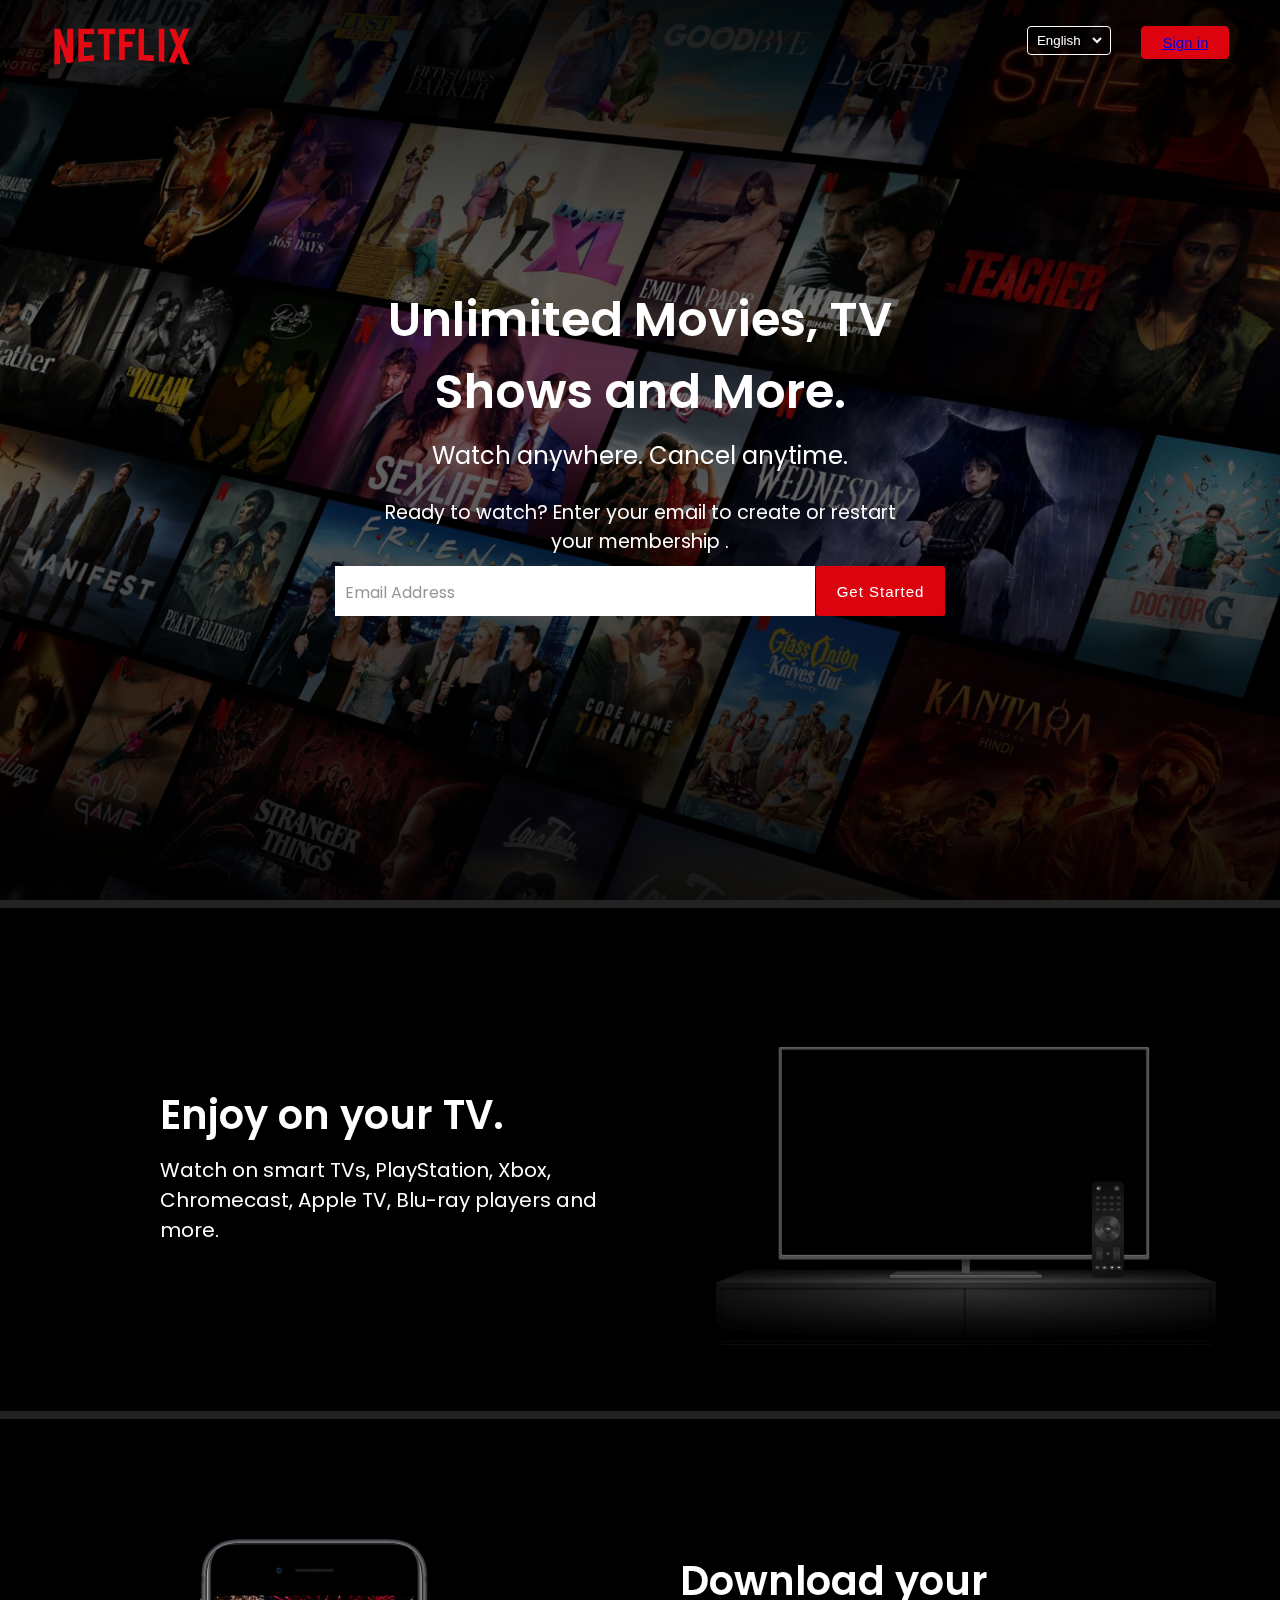
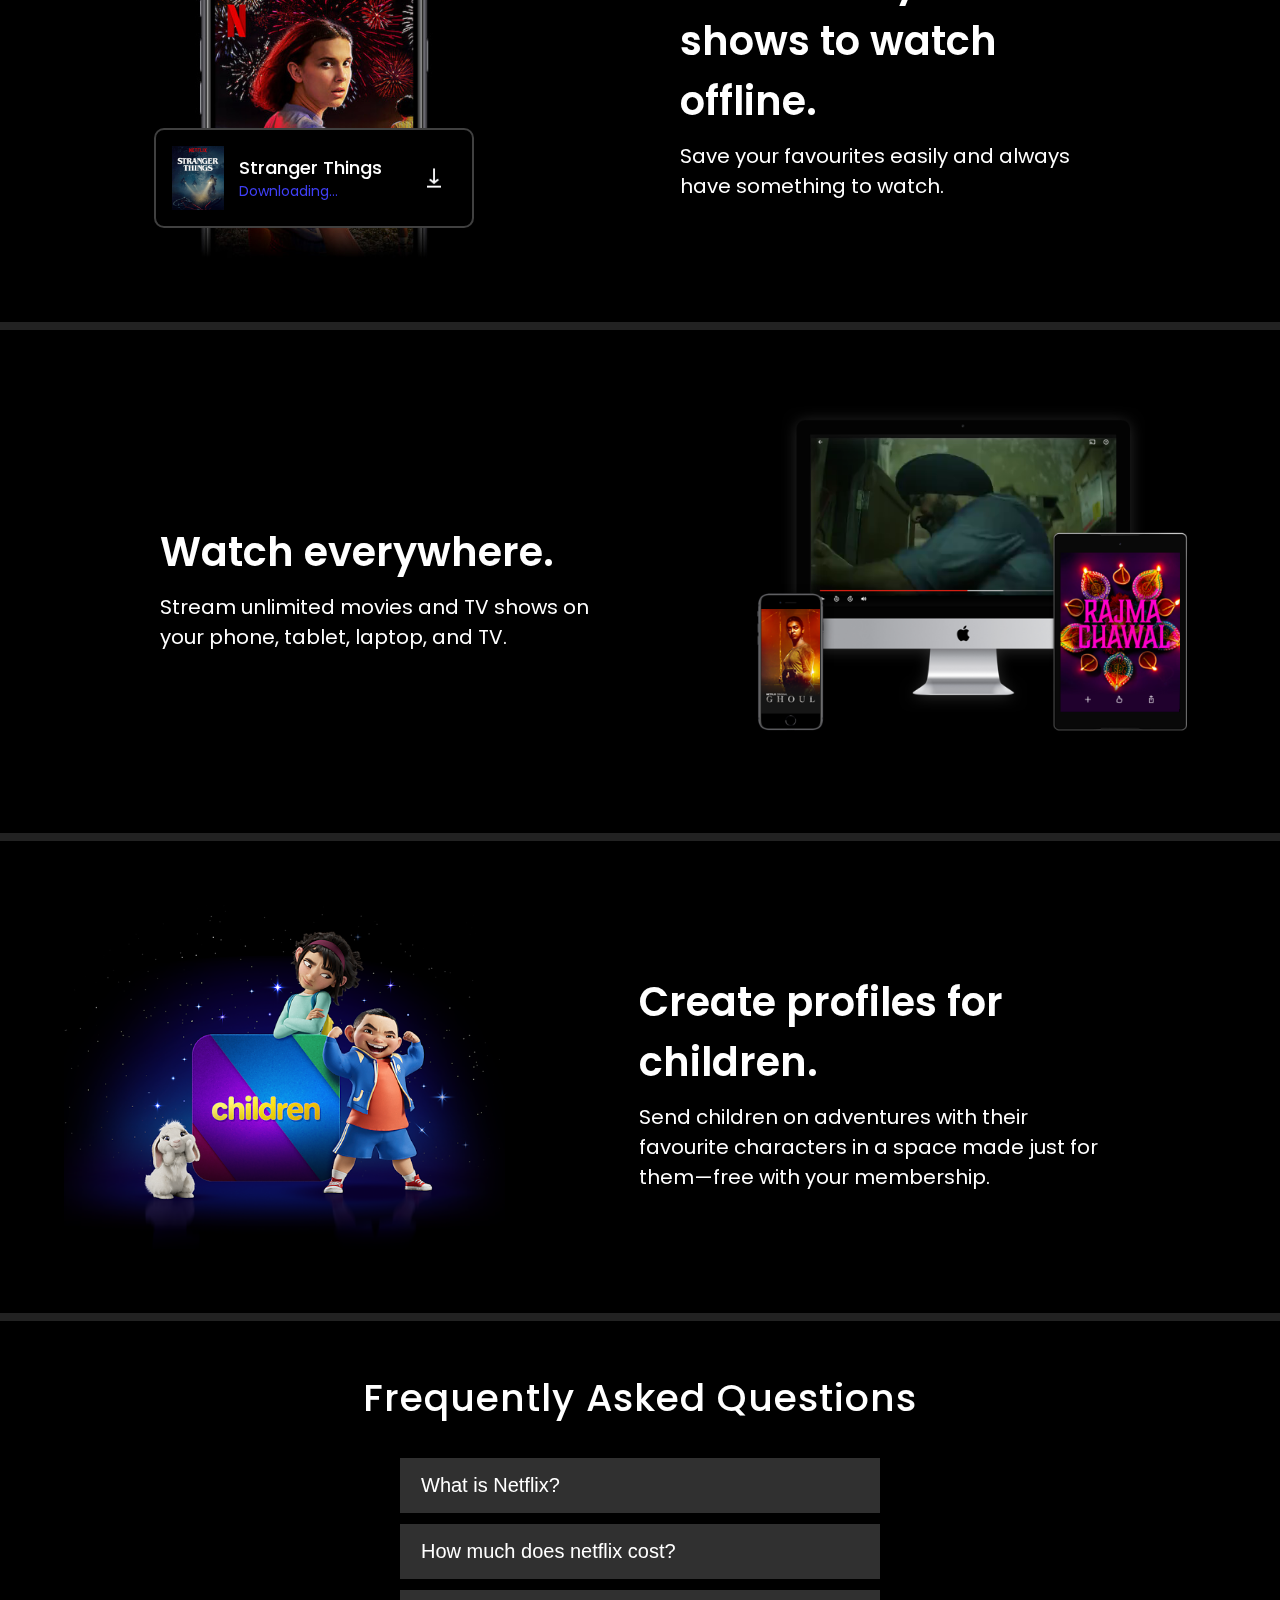
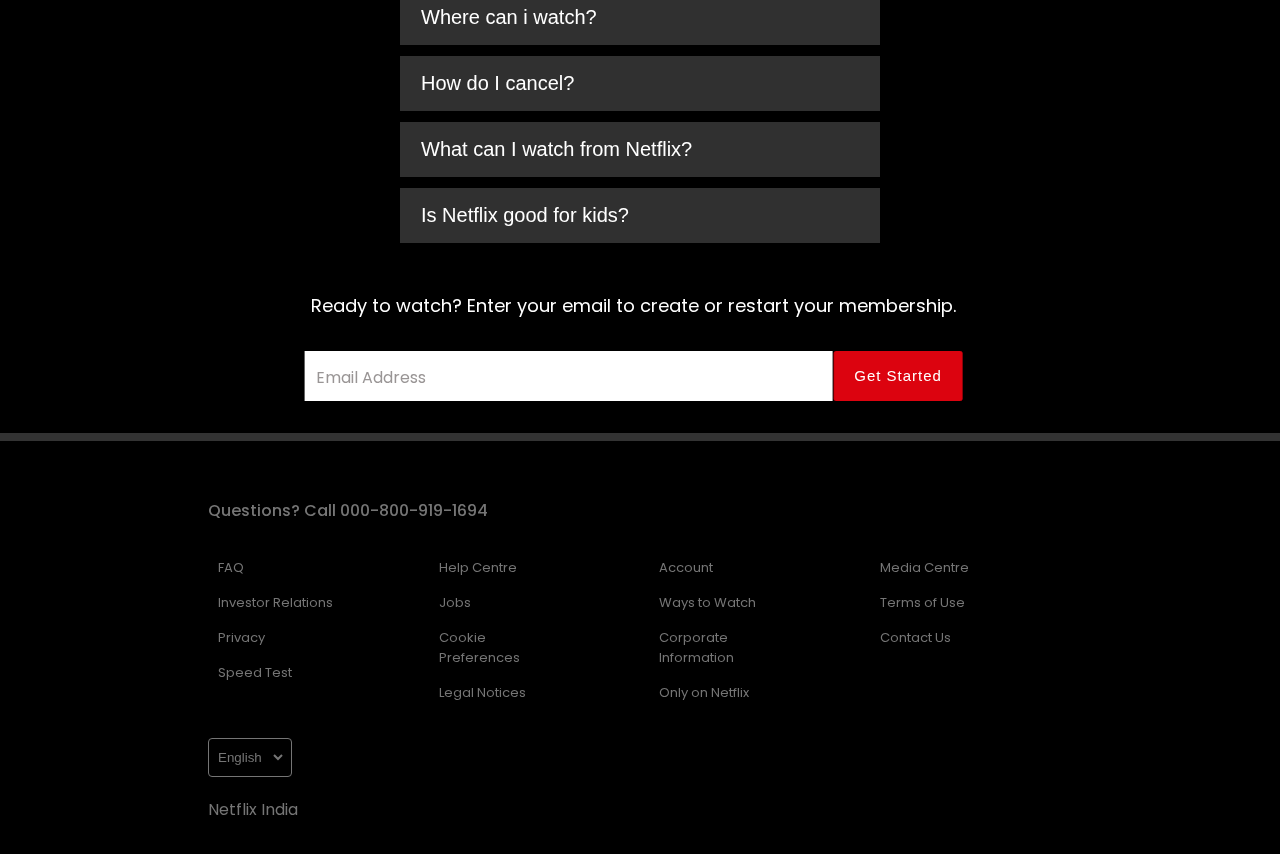
<file: index.html>
<html>
  <head>
    <meta name="description" content="Netflix Landing Page Clone" />
    <meta name="viewport" content="width=device-width, initial-scale=1.0" />
    <meta name="google-site-verification" content="0gJfdWRVTYbKtD_OGfrq6IZ-yIbpLIs_vlwy5RMo_yM" />

    <!--------------------------  Stylesheets  ----------------------------->

    <link rel="stylesheet" href="src/styles.css" />
    <link
      rel="stylesheet"
      href="https://pro.fontawesome.com/releases/v5.10.0/css/all.css"
      integrity="sha384-AYmEC3Yw5cVb3ZcuHtOA93w35dYTsvhLPVnYs9eStHfGJvOvKxVfELGroGkvsg+p"
      crossorigin="anonymous"
    />
    <link rel="preconnect" href="https://fonts.googleapis.com" />
    <link rel="preconnect" href="https://fonts.gstatic.com" crossorigin />
    <link
      href="https://fonts.googleapis.com/css2?family=Poppins:ital,wght@0,100;0,200;0,300;0,400;0,500;0,600;0,700;0,800;0,900;1,100;1,200;1,300;1,400;1,500;1,600;1,700;1,800;1,900&display=swap"
      rel="stylesheet"
    />
    <title>Netflix India - Watch TV Shows Online, Watch Movies Online</title>
    <link
      rel="icon"
      href="http://pngimg.com/uploads/netflix/small/netflix_PNG15.png"
    />
  </head>
  <body>
    <!--------------------------  ----------------------------->

    <!-------------------------- Navbar ----------------------------->
    <header>
      <nav class="navbar">
        <div class="navbar-brand">
          <img
            src="resources/netflix-logo.png"
            alt="logo"
            class="Netflix-logo"
            href="home.html"
          />
        </div>

        <div class="navbar-nav-items">
          <div class="nav-item">
            <div class="dropdown-container">
              <i class="fas fa-globe"></i>
              <select
                name="languages"
                id="languagesSelect"
                class="language-dropdown"
              >
                <option value="english" selected>English &nbsp;</option>
                <option value="hindi">हिन्दी &nbsp;</option>
              </select>
            </div>
          </div>

          <div class="nav-item">
            <button class="signin-button"><a href="log.html">Sign in</a></button>
          </div>
        </div>
      </nav>
    </header>

    <!-------------------------- Header Netflix background  ----------------------------->
    <main>
      <section class="netflix-bg">
        <div class="netflix-bg-container">
          <img
            src="resources/netflix-bg.jpg"
            alt="netflix background image"
            class="netflix-bg-image"
          />
        </div>
        <div class="netflix-bg-overlay"></div>

        <div class="netflix-card">
          <h1 class="netflix-title">
            Unlimited Movies, TV<br />
            Shows and More.
          </h1>
          <p class="netflix-subtitle">Watch anywhere. Cancel anytime.</p>
          <p class="netflix-description">
            Ready to watch? Enter your email to create or restart your
            membership .
          </p>

          <!-------------------------- Email-Form ----------------------------->

          <div class="email-form-container">
            <div class="form-container">
              <input type="email" class="email-input" placeholder=" " />
              <label class="email-label">Email Address</label>
            </div>
            <button class="primary-button">
              Get Started <i class="fal fa-chevron-right"></i>
            </button>
          </div>
        </div>
      </section>

      <!-------------------------- Feature Sections  ----------------------------->

      <section class="features-container">
        <!-- Feature 1 -->
        <div class="feature">
          <div class="feature-details">
            <h3 class="feature-heading">Enjoy on your TV.</h3>
            <h5 class="feature-sub-heading">
              Watch on smart TVs, PlayStation, Xbox, Chromecast, Apple TV,
              Blu-ray players and more.
            </h5>
          </div>
          <div class="feature-image-container">
            <img
              src="resources/tv-1.png"
              alt="Feature image"
              class="feature-image"
            />
            <div class="feature-bg-video-container">
              <video autoplay="" loop="" muted="" class="feature-bg-video">
                <source src="resources/video-1.m4v" type="video/mp4" />
              </video>
            </div>
          </div>
        </div>

        <!-- Feature 2 -->
        <div class="feature">
          <div class="feature-details">
            <h3 class="feature-heading">
              Download your shows to watch offline.
            </h3>
            <h5 class="feature-sub-heading">
              Save your favourites easily and always have something to watch.
            </h5>
          </div>
          <div class="feature-image-container">
            <img
              src="resources/mobile.jpg"
              alt="Feature image"
              class="feature-image"
            />
            <div class="feature-2-poster-container">
              <div class="poster-container">
                <img src="resources/boxshot.png" alt="poster" class="poster" />
              </div>
              <div class="poster-details">
                <h4>Stranger Things</h4>
                <h6>Downloading...</h6>
              </div>
              <div class="download-gif-container">
                <img
                  src="resources/download-icon.gif"
                  alt="downloading gif"
                  class="gif"
                />
              </div>
            </div>
          </div>
        </div>

        <!-- Feature 3 -->
        <div class="feature">
          <div class="feature-details">
            <h3 class="feature-heading">Watch everywhere.</h3>
            <h5 class="feature-sub-heading">
              Stream unlimited movies and TV shows on your phone, tablet,
              laptop, and TV.
            </h5>
          </div>
          <div class="feature-image-container feature-3-image-container">
            <img
              src="resources/tv-2.png"
              alt="Feature image"
              class="feature-image feature-3-image"
            />
            <div
              class="feature-bg-video-container feature-3-bg-video-container"
            >
              <video
                autoplay=""
                loop=""
                muted=""
                class="feature-bg-video feature-3-bg-video"
              >
                <source src="resources/video-2.m4v" type="video/mp4" />
              </video>
            </div>
          </div>
        </div>

        <!-- Feature 4 -->
        <div class="feature">
          <div class="feature-details">
            <h3 class="feature-heading">Create profiles for children.</h3>
            <h5 class="feature-sub-heading">
              Send children on adventures with their favourite characters in a
              space made just for them—free with your membership.
            </h5>
          </div>
          <div class="feature-image-container">
            <img
              src="resources/children.png"
              alt="Feature image"
              class="feature-image"
            />
          </div>
        </div>
      </section>

      <!-------------------------- FAQ Section ----------------------------->

      <section class="FAQ-list-container">
        <h1 class="FAQ-heading">Frequently Asked Questions</h1>
        <div class="FAQ-list">
          <div class="FAQ-question">
            <button class="FAQ-title">
              What is Netflix?<i class="fal fa-plus"></i>
            </button>
            <div class="FAQ-answer">
              <p>
                Netflix is a streaming service that offers a wide variety of
                award-winning TV shows, movies, anime, documentaries and more –
                on thousands of internet-connected devices.
              </p>
              <p>
                You can watch as much as you want, whenever you want, without a
                single ad – all for one low monthly price. There's always
                something new to discover, and new TV shows and movies are added
                every week!
              </p>
            </div>
          </div>
          <div class="FAQ-question">
            <button class="FAQ-title">
              How much does netflix cost?<i class="fal fa-plus"></i>
            </button>
            <div class="FAQ-answer">
              <p>
                Watch Netflix on your smartphone, tablet, Smart TV, laptop, or
                streaming device, all for one fixed monthly fee. Plans range
                from ₹ 199 to ₹ 799 a month. No extra costs, no contracts.
              </p>
            </div>
          </div>
          <div class="FAQ-question">
            <button class="FAQ-title">
              Where can i watch?<i class="fal fa-plus"></i>
            </button>
            <div class="FAQ-answer">
              <p>
                Watch anywhere, anytime, on an unlimited number of devices. Sign
                in with your Netflix account to watch instantly on the web at
                netflix.com from your personal computer or on any
                internet-connected device that offers the Netflix app, including
                smart TVs, smartphones, tablets, streaming media players and
                game consoles.
              </p>
              <p>
                You can also download your favourite shows with the iOS,
                Android, or Windows 10 app. Use downloads to watch while you're
                on the go and without an internet connection. Take Netflix with
                you anywhere.
              </p>
            </div>
          </div>
          <div class="FAQ-question">
            <button class="FAQ-title">
              How do I cancel?<i class="fal fa-plus"></i>
            </button>
            <div class="FAQ-answer">
              <p>
                Netflix is flexible. There are no annoying contracts and no
                commitments. You can easily cancel your account online in two
                clicks. There are no cancellation fees – start or stop your
                account anytime.
              </p>
            </div>
          </div>
          <div class="FAQ-question">
            <button class="FAQ-title">
              What can I watch from Netflix?<i class="fal fa-plus"></i>
            </button>
            <div class="FAQ-answer">
              <p>
                Netflix has an extensive library of feature films,
                documentaries, TV shows, anime, award-winning Netflix originals,
                and more. Watch as much as you want, anytime you want.
              </p>
            </div>
          </div>
          <div class="FAQ-question">
            <button class="FAQ-title">
              Is Netflix good for kids?<i class="fal fa-plus"></i>
            </button>
            <div class="FAQ-answer">
              <p>
                The Netflix Kids experience is included in your membership to
                give parents control while kids enjoy family-friendly TV shows
                and films in their own space.
              </p>
              <p>
                Kids profiles come with PIN-protected parental controls that let
                you restrict the maturity rating of content kids can watch and
                block specific titles you don’t want kids to see.
              </p>
            </div>
          </div>
        </div>
        <div class="FAQ-email">
          <h3>
            Ready to watch? Enter your email to create or restart your
            membership.
          </h3>
          <div class="email-form-container">
            <div class="form-container">
              <input type="email" class="email-input" placeholder=" " />
              <label class="email-label">Email Address</label>
            </div>
            <button class="primary-button">
              Get Started <i class="fal fa-chevron-right"></i>
            </button>
          </div>
        </div>
      </section>
    </main>

    <!-------------------------- Footer ----------------------------->

    <footer>
      <div class="footer-row-1">
        <h4>Questions? Call 000-800-919-1694</h4>
      </div>
      <div class="footer-row-2">
        <div class="column-1">
          <p>FAQ</p>
          <p>Investor Relations</p>
          <p>Privacy</p>
          <p>Speed Test</p>
        </div>
        <div class="column-2">
          <p>Help Centre</p>
          <p>Jobs</p>
          <p>Cookie Preferences</p>
          <p>Legal Notices</p>
        </div>
        <div class="column-3">
          <p>Account</p>
          <p>Ways to Watch</p>
          <p>Corporate Information</p>
          <p>Only on Netflix</p>
        </div>
        <div class="column-4">
          <p>Media Centre</p>
          <p>Terms of Use</p>
          <p>Contact Us</p>
        </div>
      </div>
      <div class="footer-row-3">
        <div class="dropdown-container">
          <i class="fas fa-globe"></i>
          <select
            name="languages"
            id="languagesSelect"
            class="language-dropdown"
          >
            <option value="english" selected>English &nbsp;</option>
            <option value="hindi">हिन्दी &nbsp;</option>
          </select>
        </div>
      </div>
      <div class="footer-row-4">
        <p>Netflix India</p>
      </div>
    </footer>

    <script src="src/index.js"></script>
  </body>
</html>
</file>
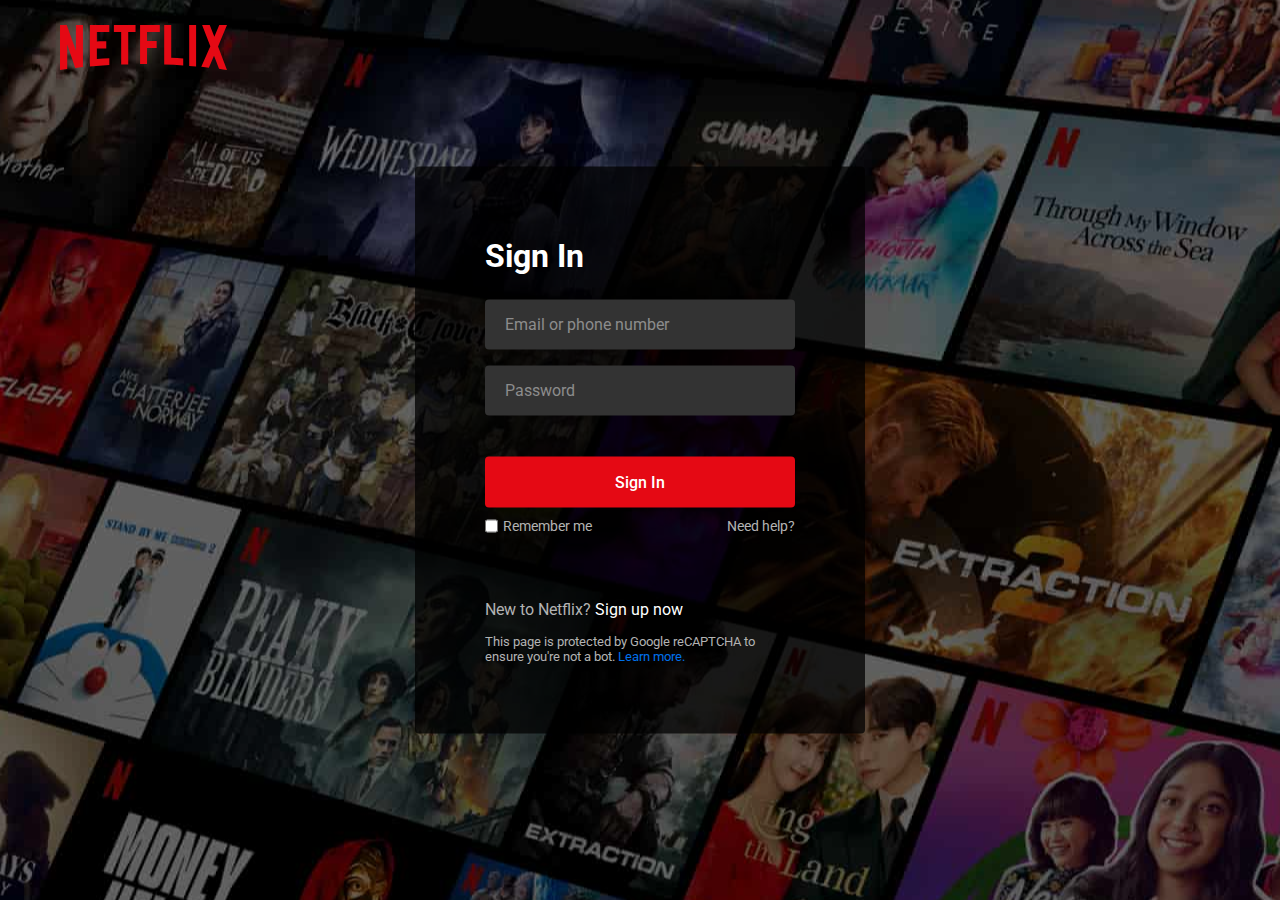
<file: log.html>
<!DOCTYPE html>
<!-- Coding By CodingNepal - www.codingnepalweb.com -->
<html lang="en">
<head>
    <meta charset="UTF-8">
    <meta name="viewport" content="width=device-width, initial-scale=1.0">
    <title>Login to Netflix</title>
    <link
      rel="icon"
      href="http://pngimg.com/uploads/netflix/small/netflix_PNG15.png"
    />
    <link rel="stylesheet" href="style.css">
</head>
<body>
    <nav>
        <a href="home.html"><img src="images/logo.svg" alt="logo"></a>
    </nav>
    <div class="form-wrapper">
        <h2>Sign In</h2>
        <form action="pro.html">
            <div class="form-control">
                <input type="text" required>
                <label>Email or phone number</label>
            </div>
            <div class="form-control">
                <input type="password" required>
                <label>Password</label>
            </div>
            <button type="submit" href="pro.html">Sign In</button>
            <div class="form-help"> 
                <div class="remember-me">
                    <input type="checkbox" id="remember-me">
                    <label for="remember-me">Remember me</label>
                </div>
                <a href="#">Need help?</a>
            </div>
        </form>
        <p>New to Netflix? <a href="#">Sign up now</a></p>
        <small>
            This page is protected by Google reCAPTCHA to ensure you're not a bot. 
            <a href="#">Learn more.</a>
        </small>
    </div>
</body>
</html>
</file>
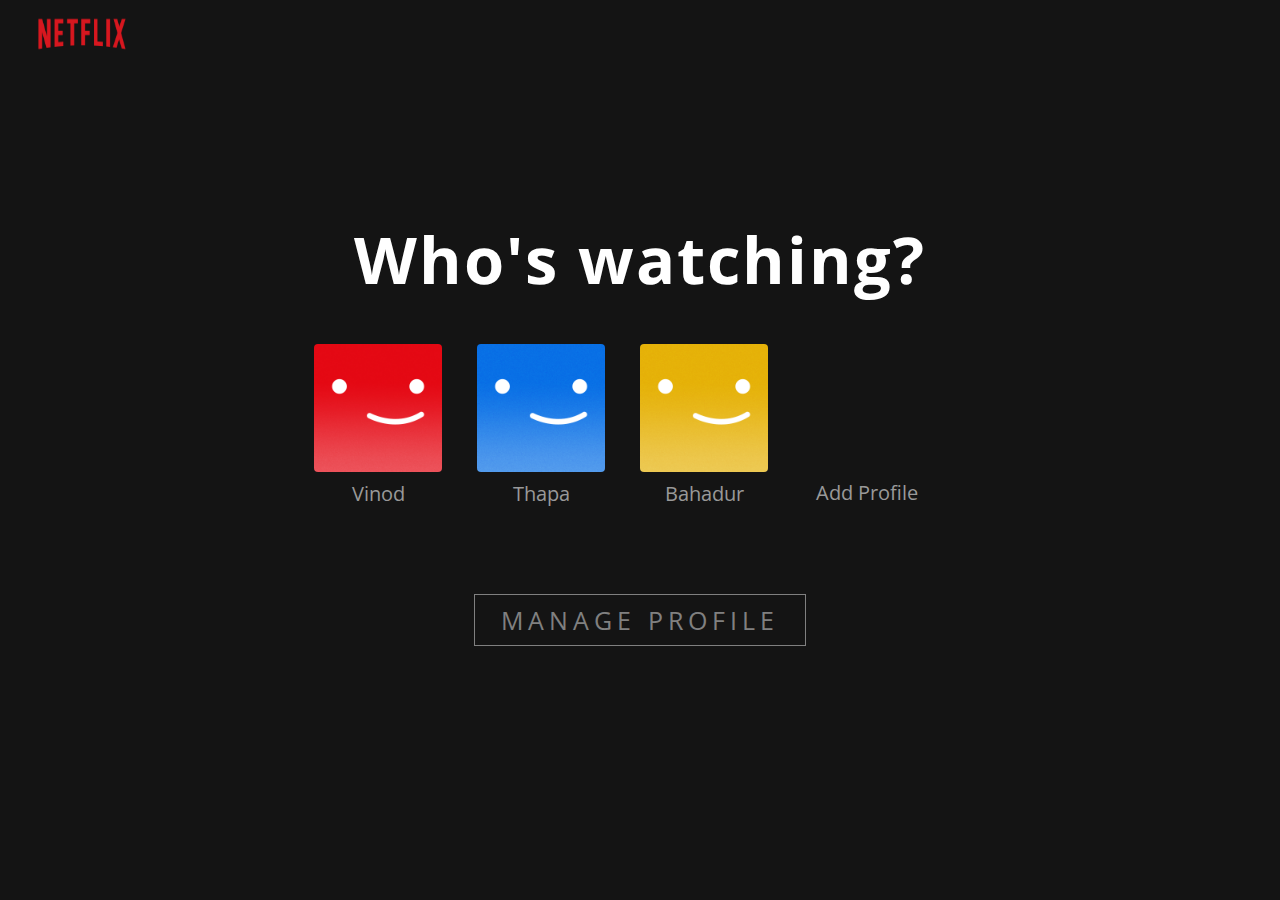
<file: pro.html>
<!DOCTYPE html>
<html lang="en">
<head>
    <meta charset="UTF-8">
    <meta name="viewport" content="width=device-width, initial-scale=1.0">
    <title>Netflix</title>
    <link
      rel="icon"
      href="http://pngimg.com/uploads/netflix/small/netflix_PNG15.png"
    />
    <link rel="stylesheet" href="https://cdnjs.cloudflare.com/ajax/libs/font-awesome/5.15.0/css/all.min.css" integrity="sha512-BnbUDfEUfV0Slx6TunuB042k9tuKe3xrD6q4mg5Ed72LTgzDIcLPxg6yI2gcMFRyomt+yJJxE+zJwNmxki6/RA==" crossorigin="anonymous" />
    <link rel="stylesheet" href="style3.css">
</head>
<body>
    <div class="whoIsWatching">
        <div class="logo-section">
            <a href="#"><img src="images/logo.png" alt="logo"></a>
        </div>

        <div class="main-div">
            <h1>Who's watching?</h1>
            <div class="memberDiv">
                <form action="start.html">
                <button class="addIcon"><i class="fas fa-plus-circle"></i></form> <span>Add Profile</span></button>
            </div>
            <button class="manageProfile">manage Profile</button>
        </div>
    </div>
    <script src="script.js"></script>
</body>
</html>
</file>
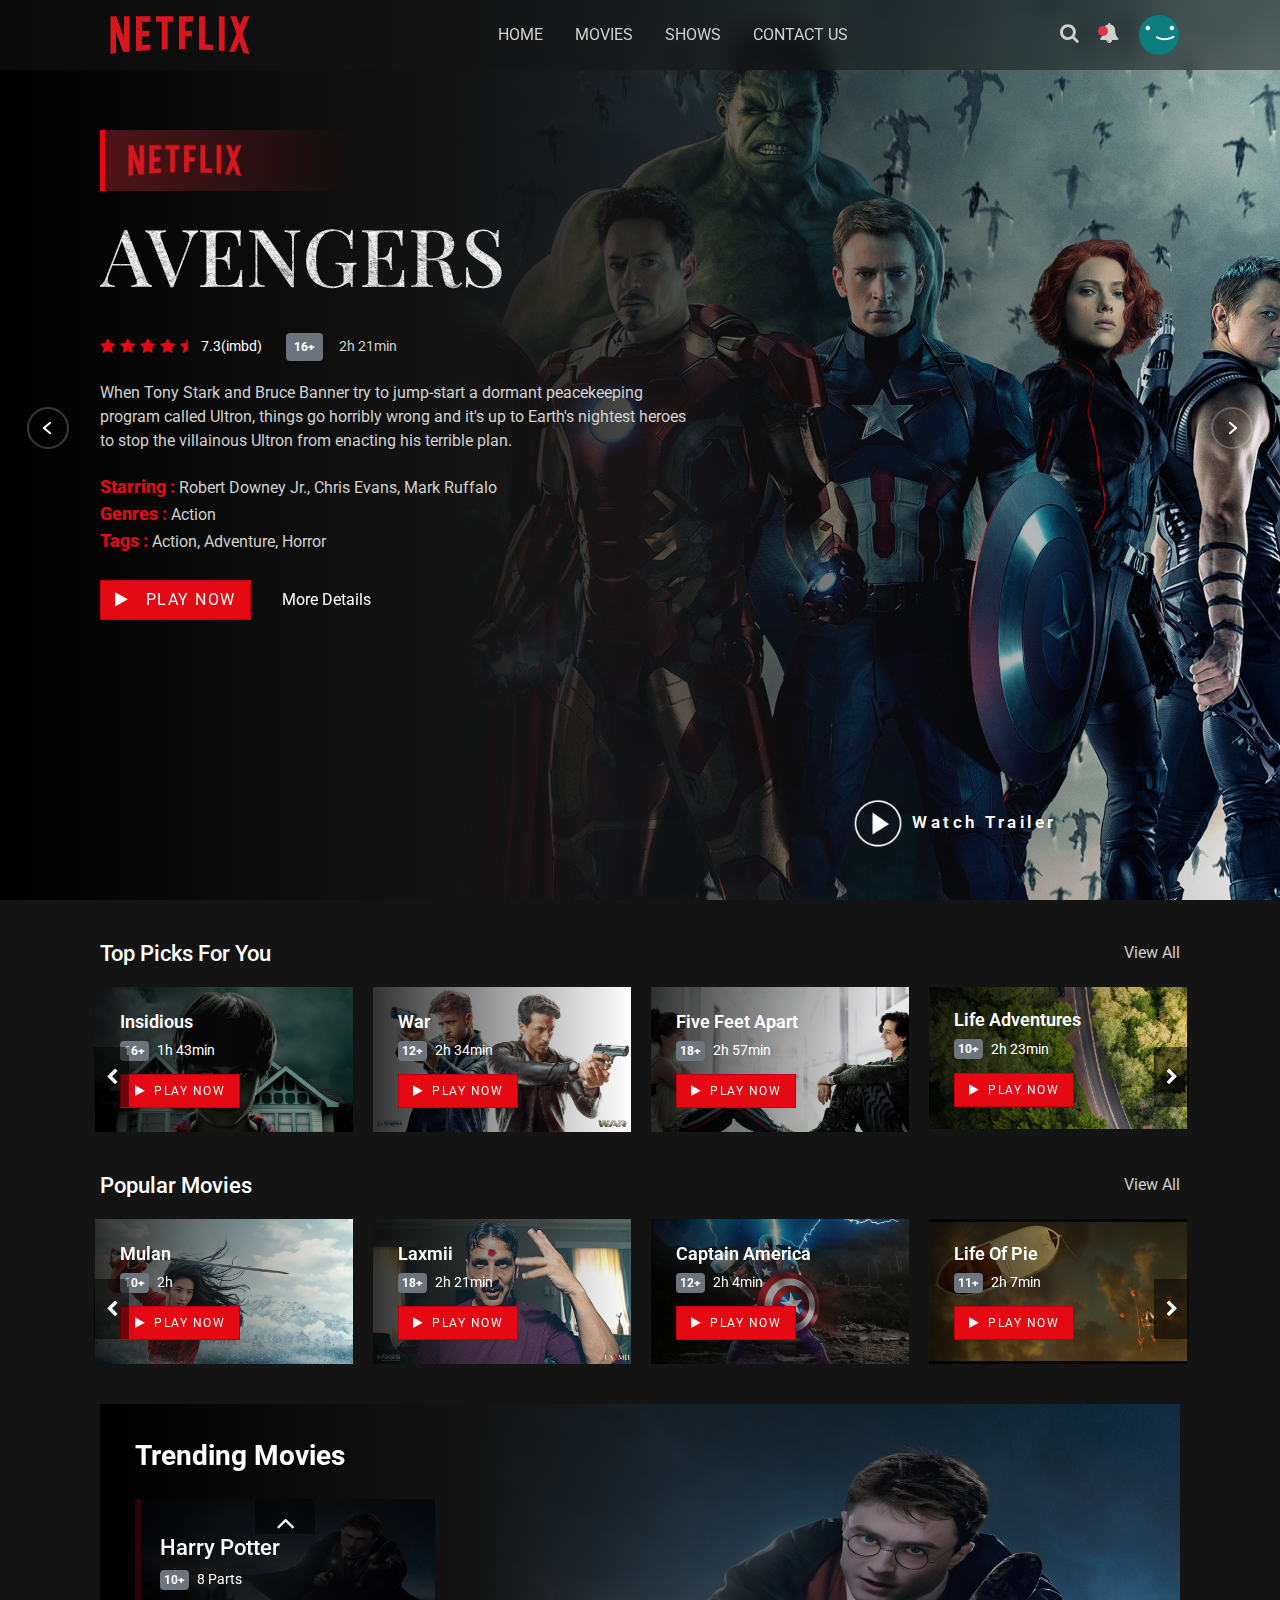
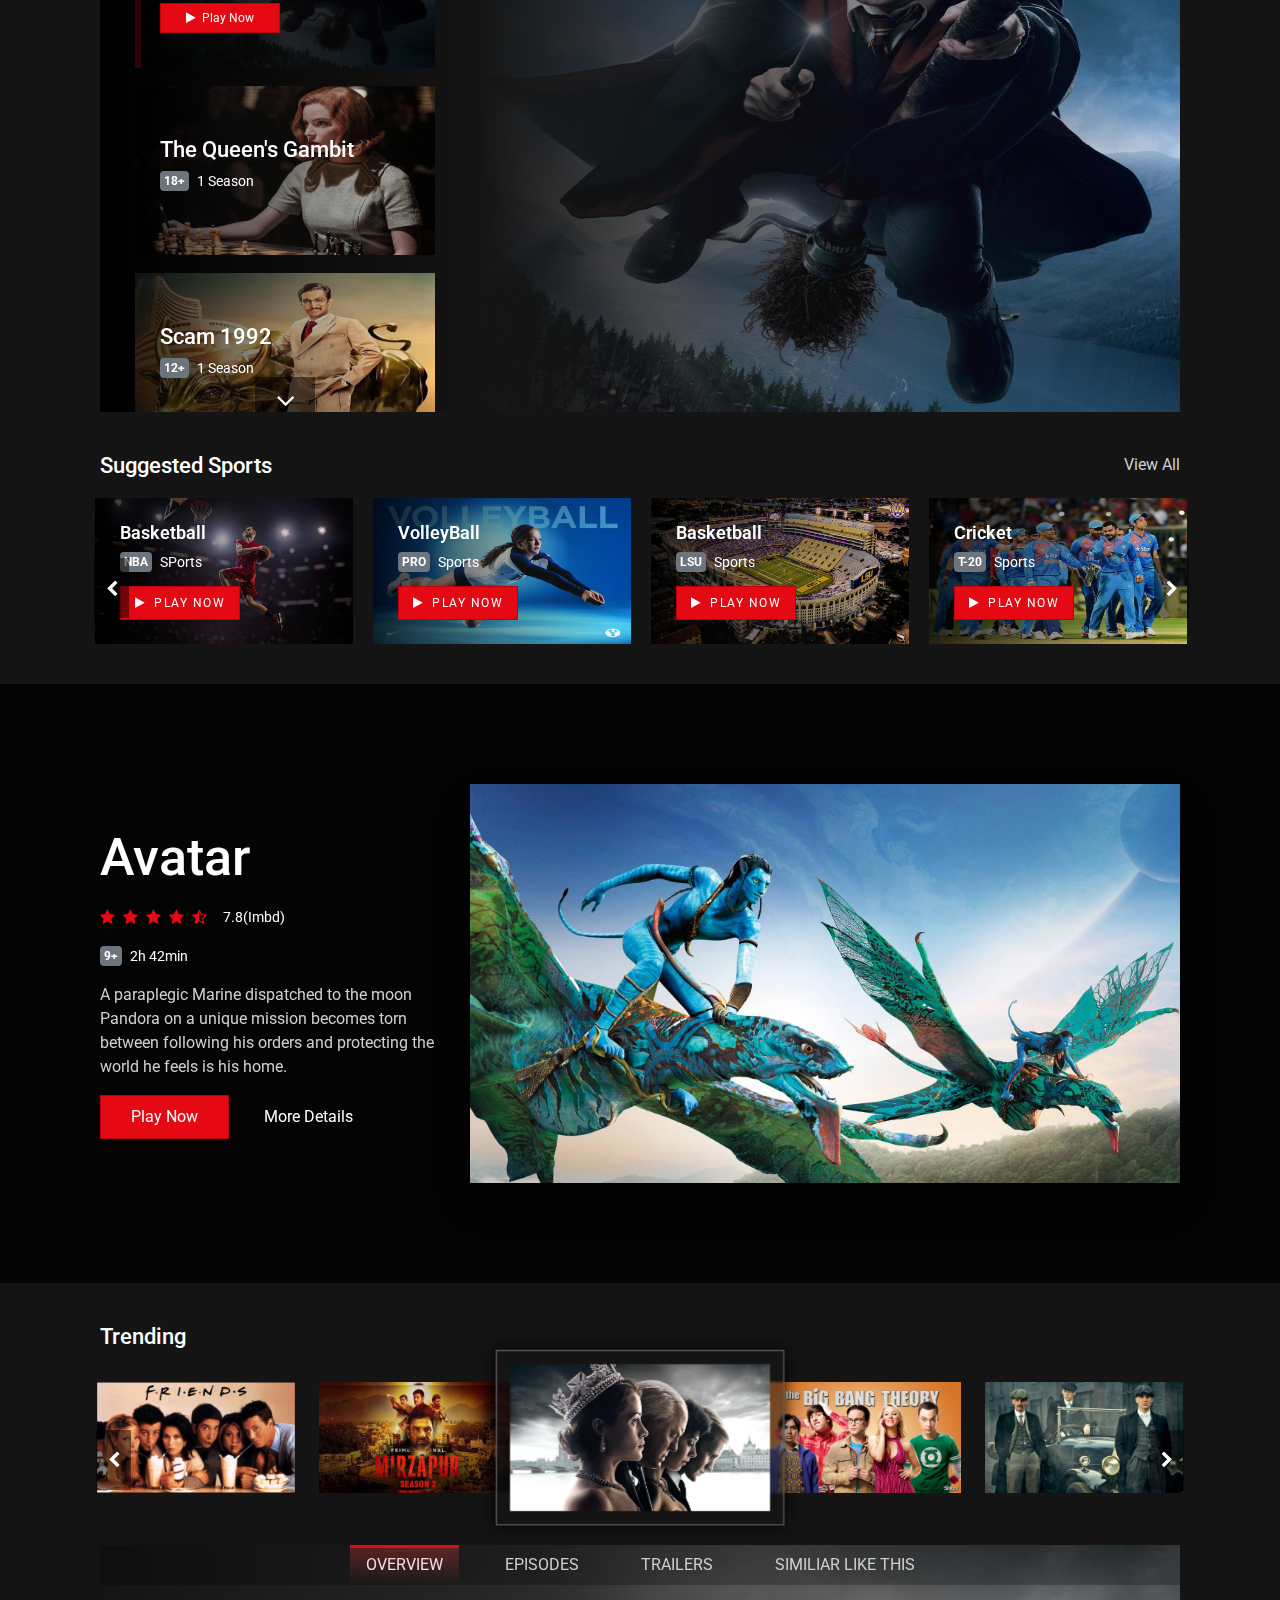
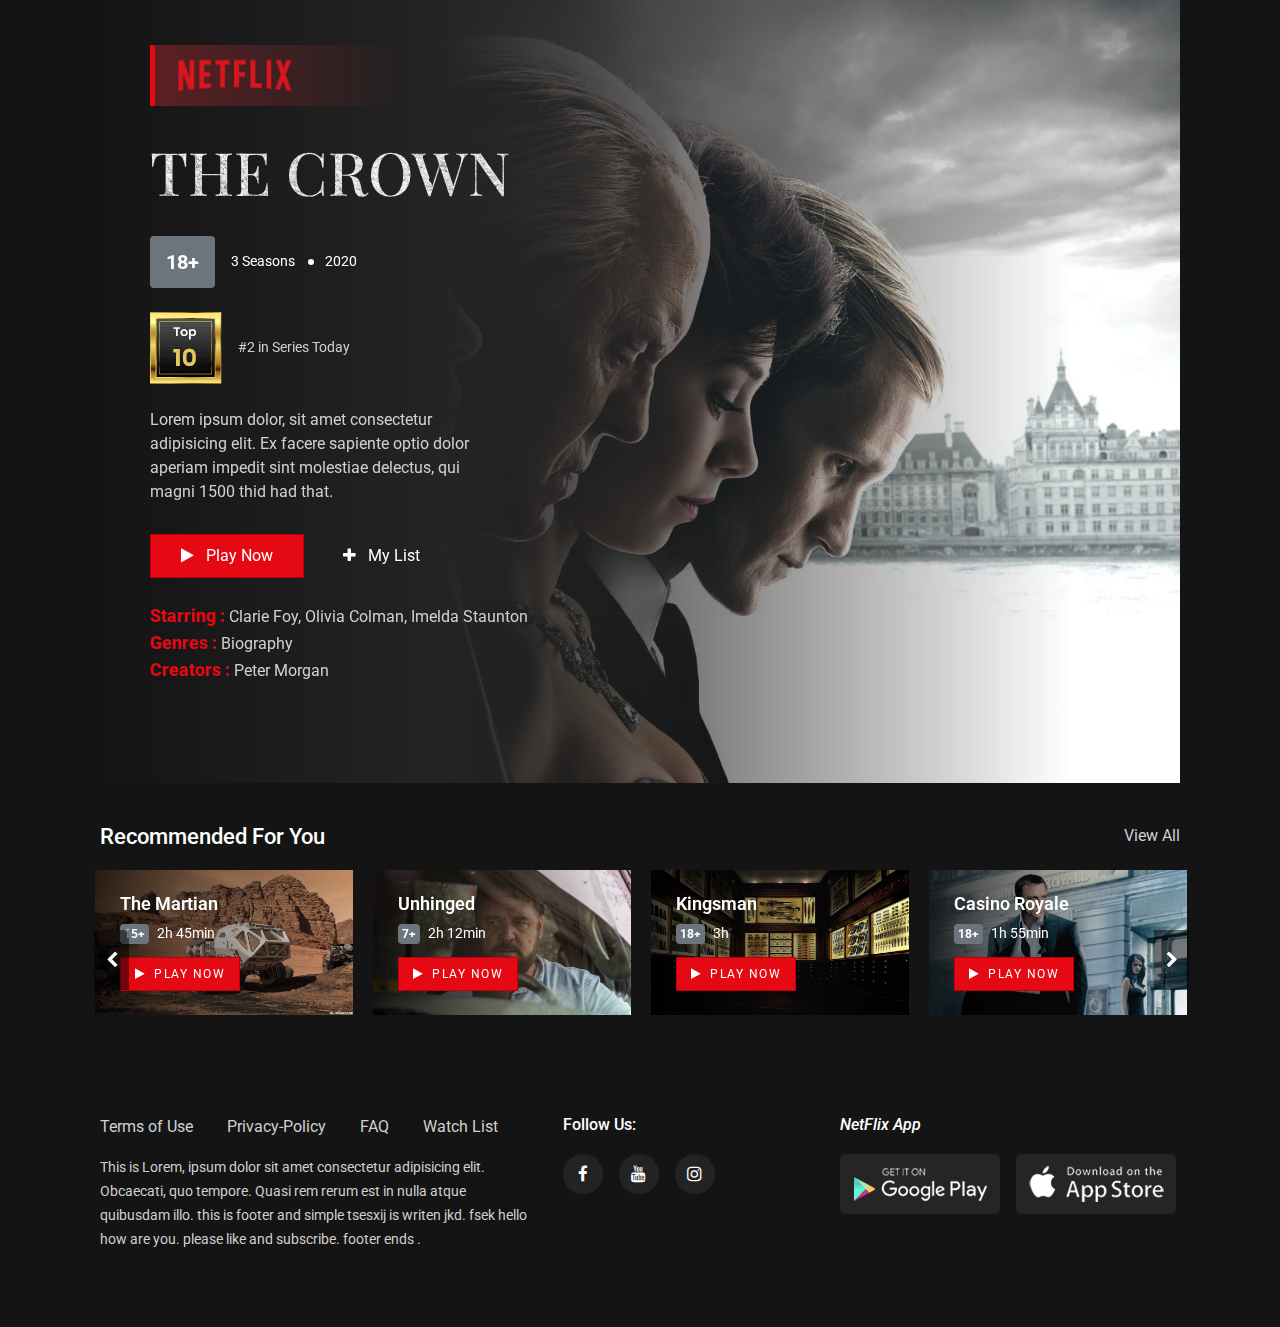
<file: start.html>
<!DOCTYPE html>
<html lang="en">

<head>
  <meta charset="UTF-8" />
  <meta http-equiv="X-UA-Compatible" content="IE=edge" />
  <meta name="viewport" content="width=device-width, initial-scale=1.0" />
  <title>Netflix</title>
  <link
    rel="icon"
    href="http://pngimg.com/uploads/netflix/small/netflix_PNG15.png"
  />
  <link rel="stylesheet" href="css/bootstrap.min.css" />
  <link rel="stylesheet" href="https://stackpath.bootstrapcdn.com/font-awesome/4.7.0/css/font-awesome.min.css" />
  <!-- i will provide this in description  -->
  <link rel="stylesheet" href="css/slick.css" />
  <link rel="stylesheet" href="css/slick-theme.css" />
  <link rel="stylesheet" href="css/owl.carousel.min.css" />
  <link rel="stylesheet" href="css/animate.min.css" />
  <link rel="stylesheet" href="css/magnific-popup.css" />
  <link rel="stylesheet" href="css/select2.min.css" />
  <link rel="stylesheet" href="css/select2-bootstrap4.min.css" />

  <link rel="stylesheet" href="css/slick-animation.css" />
  <link rel="stylesheet" href="style2.css" />
</head>

<body>
  <header id="main-header">
    <div class="main-header">
      <div class="container-fluid">
        <div class="row">
          <div class="col-sm-12">
            <nav class="navbar navbar-expand-lg navbar-light p-0">
              <a href="#" class="navbar-toggler c-toggler" data-toggle="collapse" data-target="#navbarSupportedContent"
                aria-controls="navbarSupportedContent" aria-expanded="false" aria-label="Toggle navigation">
                <div class="navbar-toggler-icon" data-toggle="collapse">
                  <span class="navbar-menu-icon navbar-menu-icon--top"></span>
                  <span class="navbar-menu-icon navbar-menu-icon--middle"></span>
                  <span class="navbar-menu-icon navbar-menu-icon--bottom"></span>
                </div>
              </a>
              <a href="index.html" class="navbar-brand">
                <img src="images/logo.png" class="img-fluid logo" alt="" />
              </a>
              <div class="collapse navbar-collapse" id="navbarSupportedContent">
                <div class="menu-main-menu-container">
                  <ul id="top-menu" class="navbar-nav ml-auto">
                    <li class="menu-item"><a href="#">Home</a></li>
                    <li class="menu-item"><a href="#">Movies</a></li>
                    <li class="menu-item"><a href="#">Shows</a></li>
                    <li class="menu-item">
                      <a href="#">Contact Us</a>
                      <ul class="sub-menu">
                        <li class="menu-item"><a href="#">About Us</a></li>
                        <li class="menu-item"><a href="#">Contact</a></li>
                        <li class="menu-item"><a href="#">FAQ</a></li>
                        <li class="menu-item">
                          <a href="#">Privacy-Policy</a>
                        </li>
                        <li class="menu-item">
                          <a href="#">Pricing</a>
                          <ul class="sub-menu">
                            <li class="menu-item">
                              <a href="#">Gold Membership</a>
                            </li>
                            <li class="menu-item">
                              <a href="#">Silver Membership</a>
                            </li>
                            <li class="menu-item">
                              <a href="#">Bronze Membership</a>
                            </li>
                          </ul>
                        </li>
                      </ul>
                    </li>
                  </ul>
                </div>
              </div>
              <div class="mobile-more-menu">
                <a href="javascript:void(0);" class="more-toggle" id="dropdownMenuButton" data-toggle="more-toggle"
                  aria-haspopup="true" aria-expanded="false">
                  <i class="fa fa-ellipsis-h"></i>
                </a>
                <div class="more-menu" aria-labelledby="dropdownMenuButton">
                  <div class="navbar-right position-relative">
                    <ul class="d-flex align-items-center justify-content-end list-inline m-0">
                      <li>
                        <a href="#" class="search-toggle">
                          <i class="fa fa-search"></i>
                        </a>
                        <div class="search-box iq-search-bar">
                          <form action="#" class="searchbox">
                            <div class="form-group position-relative">
                              <input type="text" class="text search-input font-size-12"
                                placeholder="type here to search..." />
                              <i class="search-link fa fa-search"></i>
                            </div>
                          </form>
                        </div>
                      </li>
                      <li class="nav-item nav-icon">
                        <a href="#" class="search-toggle position-relative">
                          <i class="fa fa-bell"></i>
                          <span class="bg-danger dots"></span>
                        </a>
                        <div class="iq-sub-dropdown">
                          <div class="iq-card shadow-none m-0">
                            <div class="iq-card-body">
                              <a href="#" class="iq-sub-card">
                                <div class="media align-items-center">
                                  <img src="images/notify/thumb-1.jpg" alt="" class="img-fluid mr-3" />
                                  <div class="media-body">
                                    <h6 class="mb-0">Captain Marvel</h6>
                                    <small class="font-size-12">just now</small>
                                  </div>
                                </div>
                              </a>
                              <a href="#" class="iq-sub-card">
                                <div class="media align-items-center">
                                  <img src="images/notify/thumb-2.jpg" alt="" class="img-fluid mr-3" />
                                  <div class="media-body">
                                    <h6 class="mb-0">
                                      Dora and The Lost City of Gold
                                    </h6>
                                    <small class="font-size-12">25 mins ago</small>
                                  </div>
                                </div>
                              </a>
                              <a href="#" class="iq-sub-card">
                                <div class="media align-items-center">
                                  <img src="images/notify/thumb-3.jpg" alt="" class="img-fluid mr-3" />
                                  <div class="media-body">
                                    <h6 class="mb-0">Mulan</h6>
                                    <small class="font-size-12">1h 30 mins ago</small>
                                  </div>
                                </div>
                              </a>
                            </div>
                          </div>
                        </div>
                      </li>
                      <li>
                        <a href="#" class="iq-user-dropdown search-toggle d-flex align-items-center">
                          <img src="images/user/user.png" class="img-fluid user-m rounded-circle" alt="" />
                        </a>
                        <div class="iq-sub-dropdown iq-user-dropdown">
                          <div class="iq-card shadow-none m-0">
                            <div class="iq-card-body p-0 pl-3 pr-3">
                              <a href="#" class="iq-sub-card setting-dropdown">
                                <div class="media align-items-center">
                                  <div class="right-icon">
                                    <i class="fa fa-user text-primary"></i>
                                  </div>
                                  <div class="media-body ml-3">
                                    <h6 class="mb-0">Manage Profile</h6>
                                  </div>
                                </div>
                              </a>
                              <a href="#" class="iq-sub-card setting-dropdown">
                                <div class="media align-items-center">
                                  <div class="right-icon">
                                    <i class="fa fa-cog text-primary"></i>
                                  </div>
                                  <div class="media-body ml-3">
                                    <h6 class="mb-0">Settings</h6>
                                  </div>
                                </div>
                              </a>
                              <a href="#" class="iq-sub-card setting-dropdown">
                                <div class="media align-items-center">
                                  <div class="right-icon">
                                    <i class="fa fa-inr text-primary"></i>
                                  </div>
                                  <div class="media-body ml-3">
                                    <h6 class="mb-0">Pricing Plan</h6>
                                  </div>
                                </div>
                              </a>
                              <a href="index.html" class="iq-sub-card setting-dropdown">
                                <div class="media align-items-center">
                                  <div class="right-icon">
                                    <i class="fa fa-sign-out text-primary"></i>
                                  </div>
                                  <div class="media-body ml-3">
                                    <h6 class="mb-0">Logout</h6>
                                  </div>
                                </div>
                              </a>
                            </div>
                          </div>
                        </div>
                      </li>
                    </ul>
                  </div>
                </div>
              </div>

              <div class="navbar-right menu-right">
                <ul class="d-flex align-items-center list-inline m-0">
                  <li class="nav-item nav-icon">
                    <a href="#" class="search-toggle device-search">
                      <i class="fa fa-search"></i>
                    </a>
                    <div class="search-box iq-search-bar d-search">
                      <form action="#" class="searchbox">
                        <div class="form-group position-relative">
                          <input type="text" class="text search-input font-size-12"
                            placeholder="type here to search..." />
                          <i class="search-link fa fa-search"></i>
                        </div>
                      </form>
                    </div>
                  </li>
                  <li class="nav-item nav-icon">
                    <a href="#" class="search-toggle" data-toggle="search-toggle">
                      <i class="fa fa-bell"></i>
                      <span class="bg-danger dots"></span>
                    </a>
                    <div class="iq-sub-dropdown">
                      <div class="iq-card shadow-none m-0">
                        <div class="iq-card-body">
                          <a href="#" class="iq-sub-card">
                            <div class="media align-items-center">
                              <img src="images/notify/thumb-1.jpg" alt="" class="img-fluid mr-3" />
                              <div class="media-body">
                                <h6 class="mb-0">Captain Marvel</h6>
                                <small class="font-size-12">just now</small>
                              </div>
                            </div>
                          </a>
                          <a href="#" class="iq-sub-card">
                            <div class="media align-items-center">
                              <img src="images/notify/thumb-2.jpg" alt="" class="img-fluid mr-3" />
                              <div class="media-body">
                                <h6 class="mb-0">
                                  Dora and The Lost City of Gold
                                </h6>
                                <small class="font-size-12">25 mins ago</small>
                              </div>
                            </div>
                          </a>
                          <a href="#" class="iq-sub-card">
                            <div class="media align-items-center">
                              <img src="images/notify/thumb-3.jpg" alt="" class="img-fluid mr-3" />
                              <div class="media-body">
                                <h6 class="mb-0">Mulan</h6>
                                <small class="font-size-12">1h 30 mins ago</small>
                              </div>
                            </div>
                          </a>
                        </div>
                      </div>
                    </div>
                  </li>
                  <li class="nav-item nav-icon">
                    <a href="#" class="iq-user-dropdown search-toggle d-flex align-items-center p-0">
                      <img src="images/user/user.png" class="img-fluid user-m rounded-circle" alt="" />
                    </a>
                    <div class="iq-sub-dropdown iq-user-dropdown">
                      <div class="iq-card shadow-none m-0">
                        <div class="iq-card-body p-0 pl-3 pr-3">
                          <a href="#" class="iq-sub-card setting-dropdown">
                            <div class="media align-items-center">
                              <div class="right-icon">
                                <i class="fa fa-user text-primary"></i>
                              </div>
                              <div class="media-body ml-3">
                                <h6 class="mb-0">Manage Profile</h6>
                              </div>
                            </div>
                          </a>
                          <a href="#" class="iq-sub-card setting-dropdown">
                            <div class="media align-items-center">
                              <div class="right-icon">
                                <i class="fa fa-cog text-primary"></i>
                              </div>
                              <div class="media-body ml-3">
                                <h6 class="mb-0">Settings</h6>
                              </div>
                            </div>
                          </a>
                          <a href="#" class="iq-sub-card setting-dropdown">
                            <div class="media align-items-center">
                              <div class="right-icon">
                                <i class="fa fa-inr text-primary"></i>
                              </div>
                              <div class="media-body ml-3">
                                <h6 class="mb-0">Pricing Plan</h6>
                              </div>
                            </div>
                          </a>
                          <a href="index.html" class="iq-sub-card setting-dropdown">
                            <div class="media align-items-center">
                              <div class="right-icon">
                                <i class="fa fa-sign-out text-primary"></i>
                              </div>
                              <div class="media-body ml-3">
                                <h6 class="mb-0">Logout</h6>
                              </div>
                            </div>
                          </a>
                        </div>
                      </div>
                    </div>
                  </li>
                </ul>
              </div>
            </nav>
            <div class="nav-overlay"></div>
          </div>
        </div>
      </div>
    </div>
  </header>

  <!-- slider starts  -->
  <section id="home" class="iq-main-slider p-0">
    <div id="home-slider" class="slider m-0 p-0">
      <div class="slide slick-bg s-bg-1">
        <div class="container-fluid position-relative h-100">
          <div class="slider-inner h-100">
            <div class="row align-items-center h--100">
              <div class="col-xl-6 col-lg-12 col-md-12">
                <a href="javascript:void(0)">
                  <div class="channel-logo" data-animation-in="fadeInLeft" data-delay-in="0.5">
                    <img src="images/logo.png" class="c-logo" alt="" />
                  </div>
                </a>
                <h1 class="slider-text big-title title text-uppercase" data-animation-in="fadeInLeft"
                  data-delay-in="0.6">
                  Avengers
                </h1>
                <div class="d-flex flex-wrap align-items-center fadeInLeft animated" data-animation-in="fadeInLeft"
                  style="opacity: 1">
                  <div class="slider-ratting d-flex align-items-center mr-4 mt-2 mt-md-3">
                    <ul
                      class="ratting-start p-0 m-0 list-inline text-primary d-flex align-items-center justify-content-left">
                      <li><i class="fa fa-star"></i></li>
                      <li><i class="fa fa-star"></i></li>
                      <li><i class="fa fa-star"></i></li>
                      <li><i class="fa fa-star"></i></li>
                      <li><i class="fa fa-star-half"></i></li>
                    </ul>
                    <span class="text-white ml-2">7.3(imbd)</span>
                  </div>
                  <div class="d-flex align-items-center mt-2 mt-md-3">
                    <span class="badge badge-secondary p-2">16+</span>
                    <span class="ml-3">2h 21min</span>
                  </div>
                </div>
                <p data-animation-in="fadeInUp">
                  When Tony Stark and Bruce Banner try to jump-start a dormant
                  peacekeeping program called Ultron, things go horribly wrong
                  and it's up to Earth's nightest heroes to stop the
                  villainous Ultron from enacting his terrible plan.
                </p>
                <div class="trending-list" data-animation-in="fadeInUp" data-delay-in="1.2">
                  <div class="text-primary title starring">
                    Starring :
                    <span class="text-body">Robert Downey Jr., Chris Evans, Mark Ruffalo</span>
                  </div>
                  <div class="text-primary title genres">
                    Genres : <span class="text-body">Action</span>
                  </div>
                  <div class="text-primary title tag">
                    Tags :
                    <span class="text-body">Action, Adventure, Horror</span>
                  </div>
                </div>
                <div class="d-flex align-items-center r-mb-23 mt-4" data-animation-in="fadeInUp" data-delay-in="1.2">
                  <a href="#" class="btn btn-hover iq-button"><i class="fa fa-play mr-3"></i>Play Now</a>
                  <a href="#" class="btn btn-link">More Details</a>
                </div>
              </div>
            </div>
            <div class="col-xl-5 col-lg-12 col-md-12 trailor-video">
              <a href="video/trailer.mp4" class="video-open playbtn">
                <img src="images/play.png" class="play" alt="" />
                <span class="w-trailor">Watch Trailer</span>
              </a>
            </div>
          </div>
        </div>
      </div>
      <div class="slide slick-bg s-bg-2">
        <div class="container-fluid position-relative h-100">
          <div class="slider-inner h-100">
            <div class="row align-items-center h--100">
              <div class="col-xl-6 col-lg-12 col-md-12">
                <a href="javascript:void(0)">
                  <div class="channel-logo" data-animation-in="fadeInLeft" data-delay-in="0.5">
                    <img src="images/logo.png" class="c-logo" alt="" />
                  </div>
                </a>
                <h1 class="slider-text big-title title text-uppercase" data-animation-in="fadeInLeft"
                  data-delay-in="0.6">
                  Frozen
                </h1>
                <div class="d-flex flex-wrap align-items-center fadeInLeft animated" data-animation-in="fadeInLeft"
                  style="opacity: 1">
                  <div class="slider-ratting d-flex align-items-center mr-4 mt-2 mt-md-3">
                    <ul
                      class="ratting-start p-0 m-0 list-inline text-primary d-flex align-items-center justify-content-left">
                      <li><i class="fa fa-star"></i></li>
                      <li><i class="fa fa-star"></i></li>
                      <li><i class="fa fa-star"></i></li>
                      <li><i class="fa fa-star"></i></li>
                      <li><i class="fa fa-star-half"></i></li>
                    </ul>
                    <span class="text-white ml-2">7.4(imbd)</span>
                  </div>
                  <div class="d-flex align-items-center mt-2 mt-md-3">
                    <span class="badge badge-secondary p-2">13+</span>
                    <span class="ml-3">1h 42min</span>
                  </div>
                </div>
                <p data-animation-in="fadeInUp">
                  When the newly crowned Queen Elsa accidentally uses her
                  power to turn things into ice to curse her home in infinte
                  winter, her sister Anna teams up with a mountain man, his
                  playful reindeer, and a snowman to change the weather
                  condition.
                </p>
                <div class="trending-list" data-animation-in="fadeInUp" data-delay-in="1.2">
                  <div class="text-primary title starring">
                    Starring :
                    <span class="text-body">Kristan Bell, Idina menzel, Jonathan Groff</span>
                  </div>
                  <div class="text-primary title genres">
                    Genres : <span class="text-body">Animation</span>
                  </div>
                  <div class="text-primary title tag">
                    Tags :
                    <span class="text-body">Animation, Adventure, Comedy</span>
                  </div>
                </div>
                <div class="d-flex align-items-center r-mb-23 mt-4" data-animation-in="fadeInUp" data-delay-in="1.2">
                  <a href="#" class="btn btn-hover iq-button"><i class="fa fa-play mr-3"></i>Play Now</a>
                  <a href="#" class="btn btn-link">More Details</a>
                </div>
              </div>
            </div>
            <div class="col-xl-5 col-lg-12 col-md-12 trailor-video">
              <a href="video/trailer.mp4" class="video-open playbtn">
                <img src="images/play.png" class="play" alt="" />
                <span class="w-trailor">Watch Trailer</span>
              </a>
            </div>
          </div>
        </div>
      </div>
      <div class="slide slick-bg s-bg-3">
        <div class="container-fluid position-relative h-100">
          <div class="slider-inner h-100">
            <div class="row align-items-center h--100">
              <div class="col-xl-6 col-lg-12 col-md-12">
                <a href="javascript:void(0)">
                  <div class="channel-logo" data-animation-in="fadeInLeft" data-delay-in="0.5">
                    <img src="images/logo.png" class="c-logo" alt="" />
                  </div>
                </a>
                <h1 class="slider-text big-title title text-uppercase" data-animation-in="fadeInLeft"
                  data-delay-in="0.6">
                  The Conjuring
                </h1>
                <div class="d-flex flex-wrap align-items-center fadeInLeft animated" data-animation-in="fadeInLeft"
                  style="opacity: 1">
                  <div class="slider-ratting d-flex align-items-center mr-4 mt-2 mt-md-3">
                    <ul
                      class="ratting-start p-0 m-0 list-inline text-primary d-flex align-items-center justify-content-left">
                      <li><i class="fa fa-star"></i></li>
                      <li><i class="fa fa-star"></i></li>
                      <li><i class="fa fa-star"></i></li>
                      <li><i class="fa fa-star"></i></li>
                      <li><i class="fa fa-star-half"></i></li>
                    </ul>
                    <span class="text-white ml-2">7.5(imbd)</span>
                  </div>
                  <div class="d-flex align-items-center mt-2 mt-md-3">
                    <span class="badge badge-secondary p-2">16+</span>
                    <span class="ml-3">1h 52min</span>
                  </div>
                </div>
                <p data-animation-in="fadeInUp">
                  Paranomal investigators Ed and Lorraine Warren work to help
                  a family terrorized by a dark presence in their farmhouse.
                </p>
                <div class="trending-list" data-animation-in="fadeInUp" data-delay-in="1.2">
                  <div class="text-primary title starring">
                    Starring :
                    <span class="text-body">Patrick Wilson, Vera Farminga, Ron Livingston</span>
                  </div>
                  <div class="text-primary title genres">
                    Genres : <span class="text-body">Horror</span>
                  </div>
                  <div class="text-primary title tag">
                    Tags :
                    <span class="text-body">Horror, Mystery, Thriller</span>
                  </div>
                </div>
                <div class="d-flex align-items-center r-mb-23 mt-4" data-animation-in="fadeInUp" data-delay-in="1.2">
                  <a href="#" class="btn btn-hover iq-button"><i class="fa fa-play mr-3"></i>Play Now</a>
                  <a href="#" class="btn btn-link">More Details</a>
                </div>
              </div>
            </div>
            <div class="col-xl-5 col-lg-12 col-md-12 trailor-video">
              <a href="video/trailer.mp4" class="video-open playbtn">
                <img src="images/play.png" class="play" alt="" />
                <span class="w-trailor">Watch Trailer</span>
              </a>
            </div>
          </div>
        </div>
      </div>
    </div>
  </section>
  <!-- slider ends -->

  <!-- main content starts  -->
  <div class="main-content">
    <!-- favorite section starts   -->

    <section id="iq-favorites">
      <div class="container-fluid">
        <div class="row">
          <div class="col-sm-12 overflow-hidden">
            <div class="iq-main-header d-flex align-items-center justify-content-between">
              <h4 class="main-title">Top Picks For You</h4>
              <a href="#" class="iq-view-all">View All</a>
            </div>
            <div class="favorite-contens">
              <ul class="favorites-slider list-inline row p-0 mb-0">
                <!-- slide item 1 -->
                <li class="slide-item">
                  <div class="block-images position-relative">
                    <div class="img-box">
                      <img src="images/favorite/f1.jpg" class="img-fluid" alt="" />
                    </div>
                    <div class="block-description">
                      <h6 class="iq-title">
                        <a href="#"> Insidious </a>
                      </h6>
                      <div class="movie-time d-flex align-items-center my-2">
                        <div class="badge badge-secondary p-1 mr-2">16+</div>
                        <span class="text-white">1h 43min</span>
                      </div>
                      <div class="hover-buttons">
                        <span class="btn btn-hover iq-button">
                          <i class="fa fa-play mr-1"></i>
                          Play Now
                        </span>
                      </div>
                    </div>
                    <div class="block-social-info">
                      <ul class="list-inline p-0 m-0 music-play-lists">
                        <li class="share">
                          <span><i class="fa fa-share-alt"></i></span>
                          <div class="share-box">
                            <div class="d-flex align-items-center">
                              <a href="#" class="share-ico"><i class="fa fa-share-alt"></i></a>
                              <a href="#" class="share-ico"><i class="fa fa-youtube"></i></a>
                              <a href="#" class="share-ico"><i class="fa fa-instagram"></i></a>
                            </div>
                          </div>
                        </li>
                        <li>
                          <span><i class="fa fa-heart"></i></span>
                          <span class="count-box">19+</span>
                        </li>
                        <li>
                          <span><i class="fa fa-plus"></i></span>
                        </li>
                      </ul>
                    </div>
                  </div>
                </li>
                <!-- slide item 2 -->
                <li class="slide-item">
                  <div class="block-images position-relative">
                    <div class="img-box">
                      <img src="images/favorite/f2.jpg" class="img-fluid" alt="" />
                    </div>
                    <div class="block-description">
                      <h6 class="iq-title">
                        <a href="#"> War </a>
                      </h6>
                      <div class="movie-time d-flex align-items-center my-2">
                        <div class="badge badge-secondary p-1 mr-2">12+</div>
                        <span class="text-white">2h 34min</span>
                      </div>
                      <div class="hover-buttons">
                        <span class="btn btn-hover iq-button">
                          <i class="fa fa-play mr-1"></i>
                          Play Now
                        </span>
                      </div>
                    </div>
                    <div class="block-social-info">
                      <ul class="list-inline p-0 m-0 music-play-lists">
                        <li class="share">
                          <span><i class="fa fa-share-alt"></i></span>
                          <div class="share-box">
                            <div class="d-flex align-items-center">
                              <a href="#" class="share-ico"><i class="fa fa-share-alt"></i></a>
                              <a href="#" class="share-ico"><i class="fa fa-youtube"></i></a>
                              <a href="#" class="share-ico"><i class="fa fa-instagram"></i></a>
                            </div>
                          </div>
                        </li>
                        <li>
                          <span><i class="fa fa-heart"></i></span>
                          <span class="count-box">58+</span>
                        </li>
                        <li>
                          <span><i class="fa fa-plus"></i></span>
                        </li>
                      </ul>
                    </div>
                  </div>
                </li>
                <!-- slide item 3 -->
                <li class="slide-item">
                  <div class="block-images position-relative">
                    <div class="img-box">
                      <img src="images/favorite/f3.jpg" class="img-fluid" alt="" />
                    </div>
                    <div class="block-description">
                      <h6 class="iq-title">
                        <a href="#"> Five Feet Apart </a>
                      </h6>
                      <div class="movie-time d-flex align-items-center my-2">
                        <div class="badge badge-secondary p-1 mr-2">18+</div>
                        <span class="text-white">2h 57min</span>
                      </div>
                      <div class="hover-buttons">
                        <span class="btn btn-hover iq-button">
                          <i class="fa fa-play mr-1"></i>
                          Play Now
                        </span>
                      </div>
                    </div>
                    <div class="block-social-info">
                      <ul class="list-inline p-0 m-0 music-play-lists">
                        <li class="share">
                          <span><i class="fa fa-share-alt"></i></span>
                          <div class="share-box">
                            <div class="d-flex align-items-center">
                              <a href="#" class="share-ico"><i class="fa fa-share-alt"></i></a>
                              <a href="#" class="share-ico"><i class="fa fa-youtube"></i></a>
                              <a href="#" class="share-ico"><i class="fa fa-instagram"></i></a>
                            </div>
                          </div>
                        </li>
                        <li>
                          <span><i class="fa fa-heart"></i></span>
                          <span class="count-box">19+</span>
                        </li>
                        <li>
                          <span><i class="fa fa-plus"></i></span>
                        </li>
                      </ul>
                    </div>
                  </div>
                </li>
                <!-- slide item 4 -->
                <li class="slide-item">
                  <div class="block-images position-relative">
                    <div class="img-box">
                      <img src="images/favorite/f6.jpg" class="img-fluid" alt="" />
                    </div>
                    <div class="block-description">
                      <h6 class="iq-title">
                        <a href="video/life-adventures.mp4"> Life adventures</a>
                      </h6>
                      <div class="movie-time d-flex align-items-center my-2">
                        <div class="badge badge-secondary p-1 mr-2">10+</div>
                        <span class="text-white">2h 23min</span>
                      </div>
                      <div class="hover-buttons">
                        <span class="btn btn-hover iq-button">
                          <i class="fa fa-play mr-1"></i>
                          Play Now
                        </span>
                      </div>
                    </div>
                    <div class="block-social-info">
                      <ul class="list-inline p-0 m-0 music-play-lists">
                        <li class="share">
                          <span><i class="fa fa-share-alt"></i></span>
                          <div class="share-box">
                            <div class="d-flex align-items-center">
                              <a href="#" class="share-ico"><i class="fa fa-share-alt"></i></a>
                              <a href="#" class="share-ico"><i class="fa fa-youtube"></i></a>
                              <a href="#" class="share-ico"><i class="fa fa-instagram"></i></a>
                            </div>
                          </div>
                        </li>
                        <li>
                          <span><i class="fa fa-heart"></i></span>
                          <span class="count-box">19+</span>
                        </li>
                        <li>
                          <span><i class="fa fa-plus"></i></span>
                        </li>
                      </ul>
                    </div>
                  </div>
                </li>
                <!-- slide item 5 -->
                <li class="slide-item">
                  <div class="block-images position-relative">
                    <div class="img-box">
                      <img src="images/favorite/f5.jpg" class="img-fluid" alt="" />
                    </div>
                    <div class="block-description">
                      <h6 class="iq-title">
                        <a href="#"> Doctor Strange </a>
                      </h6>
                      <div class="movie-time d-flex align-items-center my-2">
                        <div class="badge badge-secondary p-1 mr-2">12+</div>
                        <span class="text-white">1h 55min</span>
                      </div>
                      <div class="hover-buttons">
                        <span class="btn btn-hover iq-button">
                          <i class="fa fa-play mr-1"></i>
                          Play Now
                        </span>
                      </div>
                    </div>
                    <div class="block-social-info">
                      <ul class="list-inline p-0 m-0 music-play-lists">
                        <li class="share">
                          <span><i class="fa fa-share-alt"></i></span>
                          <div class="share-box">
                            <div class="d-flex align-items-center">
                              <a href="#" class="share-ico"><i class="fa fa-share-alt"></i></a>
                              <a href="#" class="share-ico"><i class="fa fa-youtube"></i></a>
                              <a href="#" class="share-ico"><i class="fa fa-instagram"></i></a>
                            </div>
                          </div>
                        </li>
                        <li>
                          <span><i class="fa fa-heart"></i></span>
                          <span class="count-box">19+</span>
                        </li>
                        <li>
                          <span><i class="fa fa-plus"></i></span>
                        </li>
                      </ul>
                    </div>
                  </div>
                </li>
              </ul>
            </div>
          </div>
        </div>
      </div>
    </section>

    <!-- favourite section ends -->

    <!-- upcoming contents section starts  -->
    <section id="iq-upcoming-movie">
      <div class="container-fluid">
        <div class="row">
          <div class="col-sm-12 overflow-hidden">
            <div class="iq-main-header d-flex align-items-center justify-content-between">
              <h4 class="main-title">Popular Movies</h4>
              <a href="#" class="iq-view-all">View All</a>
            </div>
            <div class="favorite-contens">
              <ul class="favorites-slider list-inline row p-0 mb-0">
                <!-- slide item 1 -->
                <li class="slide-item">
                  <div class="block-images position-relative">
                    <div class="img-box">
                      <img src="images/popular/u1.jpg" class="img-fluid" alt="" />
                    </div>
                    <div class="block-description">
                      <h6 class="iq-title">
                        <a href="#"> Mulan </a>
                      </h6>
                      <div class="movie-time d-flex align-items-center my-2">
                        <div class="badge badge-secondary p-1 mr-2">10+</div>
                        <span class="text-white">2h</span>
                      </div>
                      <div class="hover-buttons">
                        <span class="btn btn-hover iq-button">
                          <i class="fa fa-play mr-1"></i>
                          Play Now
                        </span>
                      </div>
                    </div>
                    <div class="block-social-info">
                      <ul class="list-inline p-0 m-0 music-play-lists">
                        <li class="share">
                          <span><i class="fa fa-share-alt"></i></span>
                          <div class="share-box">
                            <div class="d-flex align-items-center">
                              <a href="#" class="share-ico"><i class="fa fa-share-alt"></i></a>
                              <a href="#" class="share-ico"><i class="fa fa-youtube"></i></a>
                              <a href="#" class="share-ico"><i class="fa fa-instagram"></i></a>
                            </div>
                          </div>
                        </li>
                        <li>
                          <span><i class="fa fa-heart"></i></span>
                          <span class="count-box">89+</span>
                        </li>
                        <li>
                          <span><i class="fa fa-plus"></i></span>
                        </li>
                      </ul>
                    </div>
                  </div>
                </li>
                <!-- slide item 2 -->
                <li class="slide-item">
                  <div class="block-images position-relative">
                    <div class="img-box">
                      <img src="images/popular/u2.jpg" class="img-fluid" alt="" />
                    </div>
                    <div class="block-description">
                      <h6 class="iq-title">
                        <a href="#"> Laxmii </a>
                      </h6>
                      <div class="movie-time d-flex align-items-center my-2">
                        <div class="badge badge-secondary p-1 mr-2">18+</div>
                        <span class="text-white">2h 21min</span>
                      </div>
                      <div class="hover-buttons">
                        <span class="btn btn-hover iq-button">
                          <i class="fa fa-play mr-1"></i>
                          Play Now
                        </span>
                      </div>
                    </div>
                    <div class="block-social-info">
                      <ul class="list-inline p-0 m-0 music-play-lists">
                        <li class="share">
                          <span><i class="fa fa-share-alt"></i></span>
                          <div class="share-box">
                            <div class="d-flex align-items-center">
                              <a href="#" class="share-ico"><i class="fa fa-share-alt"></i></a>
                              <a href="#" class="share-ico"><i class="fa fa-youtube"></i></a>
                              <a href="#" class="share-ico"><i class="fa fa-instagram"></i></a>
                            </div>
                          </div>
                        </li>
                        <li>
                          <span><i class="fa fa-heart"></i></span>
                          <span class="count-box">35+</span>
                        </li>
                        <li>
                          <span><i class="fa fa-plus"></i></span>
                        </li>
                      </ul>
                    </div>
                  </div>
                </li>
                <!-- slide item 3 -->
                <li class="slide-item">
                  <div class="block-images position-relative">
                    <div class="img-box">
                      <img src="images/popular/u3.jpg" class="img-fluid" alt="" />
                    </div>
                    <div class="block-description">
                      <h6 class="iq-title">
                        <a href="#"> Captain America </a>
                      </h6>
                      <div class="movie-time d-flex align-items-center my-2">
                        <div class="badge badge-secondary p-1 mr-2">12+</div>
                        <span class="text-white">2h 4min</span>
                      </div>
                      <div class="hover-buttons">
                        <span class="btn btn-hover iq-button">
                          <i class="fa fa-play mr-1"></i>
                          Play Now
                        </span>
                      </div>
                    </div>
                    <div class="block-social-info">
                      <ul class="list-inline p-0 m-0 music-play-lists">
                        <li class="share">
                          <span><i class="fa fa-share-alt"></i></span>
                          <div class="share-box">
                            <div class="d-flex align-items-center">
                              <a href="#" class="share-ico"><i class="fa fa-share-alt"></i></a>
                              <a href="#" class="share-ico"><i class="fa fa-youtube"></i></a>
                              <a href="#" class="share-ico"><i class="fa fa-instagram"></i></a>
                            </div>
                          </div>
                        </li>
                        <li>
                          <span><i class="fa fa-heart"></i></span>
                          <span class="count-box">99+</span>
                        </li>
                        <li>
                          <span><i class="fa fa-plus"></i></span>
                        </li>
                      </ul>
                    </div>
                  </div>
                </li>
                <!-- slide item 4 -->
                <li class="slide-item">
                  <div class="block-images position-relative">
                    <div class="img-box">
                      <img src="images/popular/u4.jpg" class="img-fluid" alt="" />
                    </div>
                    <div class="block-description">
                      <h6 class="iq-title">
                        <a href="#"> Life of Pie </a>
                      </h6>
                      <div class="movie-time d-flex align-items-center my-2">
                        <div class="badge badge-secondary p-1 mr-2">11+</div>
                        <span class="text-white">2h 7min</span>
                      </div>
                      <div class="hover-buttons">
                        <span class="btn btn-hover iq-button">
                          <i class="fa fa-play mr-1"></i>
                          Play Now
                        </span>
                      </div>
                    </div>
                    <div class="block-social-info">
                      <ul class="list-inline p-0 m-0 music-play-lists">
                        <li class="share">
                          <span><i class="fa fa-share-alt"></i></span>
                          <div class="share-box">
                            <div class="d-flex align-items-center">
                              <a href="#" class="share-ico"><i class="fa fa-share-alt"></i></a>
                              <a href="#" class="share-ico"><i class="fa fa-youtube"></i></a>
                              <a href="#" class="share-ico"><i class="fa fa-instagram"></i></a>
                            </div>
                          </div>
                        </li>
                        <li>
                          <span><i class="fa fa-heart"></i></span>
                          <span class="count-box">19+</span>
                        </li>
                        <li>
                          <span><i class="fa fa-plus"></i></span>
                        </li>
                      </ul>
                    </div>
                  </div>
                </li>
                <!-- slide item 5 -->
                <li class="slide-item">
                  <div class="block-images position-relative">
                    <div class="img-box">
                      <img src="images/popular/u5.jpg" class="img-fluid" alt="" />
                    </div>
                    <div class="block-description">
                      <h6 class="iq-title">
                        <a href="#"> Mission Mangal </a>
                      </h6>
                      <div class="movie-time d-flex align-items-center my-2">
                        <div class="badge badge-secondary p-1 mr-2">12+</div>
                        <span class="text-white">2h 10min</span>
                      </div>
                      <div class="hover-buttons">
                        <span class="btn btn-hover iq-button">
                          <i class="fa fa-play mr-1"></i>
                          Play Now
                        </span>
                      </div>
                    </div>
                    <div class="block-social-info">
                      <ul class="list-inline p-0 m-0 music-play-lists">
                        <li class="share">
                          <span><i class="fa fa-share-alt"></i></span>
                          <div class="share-box">
                            <div class="d-flex align-items-center">
                              <a href="#" class="share-ico"><i class="fa fa-share-alt"></i></a>
                              <a href="#" class="share-ico"><i class="fa fa-youtube"></i></a>
                              <a href="#" class="share-ico"><i class="fa fa-instagram"></i></a>
                            </div>
                          </div>
                        </li>
                        <li>
                          <span><i class="fa fa-heart"></i></span>
                          <span class="count-box">19+</span>
                        </li>
                        <li>
                          <span><i class="fa fa-plus"></i></span>
                        </li>
                      </ul>
                    </div>
                  </div>
                </li>
              </ul>
            </div>
          </div>
        </div>
      </div>
    </section>
    <!-- upcoming contents section ends -->

    <!-- top ten trending  -->

    <section id="iq-topten">
      <div class="container-fluid">
        <div class="row">
          <div class="col-sm-12 overflow-hidden">
            <div class="topten-contents">
              <h4 class="main-title iq-title topten-title">
                Trending Movies
              </h4>
              <ul id="top-ten-slider" class="list-inline p-0 m-0 d-flex align-items-center">
                <li class="slick-bg">
                  <a href="#">
                    <img src="images/top-10/01.jpg" class="img-fluid w-100" alt="" />
                    <h6 class="iq-title"><a href="#">Harry Potter</a></h6>
                  </a>
                </li>
                <li class="slick-bg">
                  <a href="#">
                    <img src="images/top-10/02.jpg" class="img-fluid w-100" alt="" />
                    <h6 class="iq-title">
                      <a href="#">The Queen's Gambit</a>
                    </h6>
                  </a>
                </li>
                <li class="slick-bg">
                  <a href="#">
                    <img src="images/top-10/03.jpg" class="img-fluid w-100" alt="" />
                    <h6 class="iq-title"><a href="#">Scam 1992</a></h6>
                  </a>
                </li>
                <li class="slick-bg">
                  <a href="#">
                    <img src="images/top-10/04.jpg" class="img-fluid w-100" alt="" />
                    <h6 class="iq-title"><a href="#">Stranger Things</a></h6>
                  </a>
                </li>
                <li class="slick-bg">
                  <a href="#">
                    <img src="images/top-10/05.jpg" class="img-fluid w-100" alt="" />
                    <h6 class="iq-title"><a href="#">BoJack Horsemen</a></h6>
                  </a>
                </li>
                <li class="slick-bg">
                  <a href="#">
                    <img src="images/top-10/06.jpg" class="img-fluid w-100" alt="" />
                    <h6 class="iq-title"><a href="#">Peaky Blinders</a></h6>
                  </a>
                </li>
              </ul>
              <div class="vertical_s">
                <ul id="top-ten-slider-nav" class="list-inline p-0 m-0 d-flex align-items-center">
                  <li>
                    <div class="block-images position-relative">
                      <a href="#">
                        <img src="images/top-10/01.jpg" class="img-fluid w-100" alt="" />
                      </a>
                      <div class="block-description">
                        <h5>Harry Potter</h5>
                        <div class="movie-time d-flex align-items-center my-2">
                          <div class="badge badge-secondary p-1 mr-2">
                            10+
                          </div>
                          <span class="text-white">8 Parts</span>
                        </div>
                        <div class="hover-buttons">
                          <a href="#" class="btn btn-hover" tabindex="0">
                            <i class="fa fa-play mr-1" aria-hidden="true"></i>
                            Play Now
                          </a>
                        </div>
                      </div>
                    </div>
                  </li>
                  <li>
                    <div class="block-images position-relative">
                      <a href="#">
                        <img src="images/top-10/02.jpg" class="img-fluid w-100" alt="" />
                      </a>
                      <div class="block-description">
                        <h5>The Queen's Gambit</h5>
                        <div class="movie-time d-flex align-items-center my-2">
                          <div class="badge badge-secondary p-1 mr-2">
                            18+
                          </div>
                          <span class="text-white">1 Season</span>
                        </div>
                        <div class="hover-buttons">
                          <a href="#" class="btn btn-hover" tabindex="0">
                            <i class="fa fa-play mr-1" aria-hidden="true"></i>
                            Play Now
                          </a>
                        </div>
                      </div>
                    </div>
                  </li>
                  <li>
                    <div class="block-images position-relative">
                      <a href="#">
                        <img src="images/top-10/03.jpg" class="img-fluid w-100" alt="" />
                      </a>
                      <div class="block-description">
                        <h5>Scam 1992</h5>
                        <div class="movie-time d-flex align-items-center my-2">
                          <div class="badge badge-secondary p-1 mr-2">
                            12+
                          </div>
                          <span class="text-white">1 Season</span>
                        </div>
                        <div class="hover-buttons">
                          <a href="#" class="btn btn-hover" tabindex="0">
                            <i class="fa fa-play mr-1" aria-hidden="true"></i>
                            Play Now
                          </a>
                        </div>
                      </div>
                    </div>
                  </li>
                  <li>
                    <div class="block-images position-relative">
                      <a href="#">
                        <img src="images/top-10/04.jpg" class="img-fluid w-100" alt="" />
                      </a>
                      <div class="block-description">
                        <h5>Stranger Things</h5>
                        <div class="movie-time d-flex align-items-center my-2">
                          <div class="badge badge-secondary p-1 mr-2">
                            16+
                          </div>
                          <span class="text-white">3 Season</span>
                        </div>
                        <div class="hover-buttons">
                          <a href="#" class="btn btn-hover" tabindex="0">
                            <i class="fa fa-play mr-1" aria-hidden="true"></i>
                            Play Now
                          </a>
                        </div>
                      </div>
                    </div>
                  </li>
                  <li>
                    <div class="block-images position-relative">
                      <a href="#">
                        <img src="images/top-10/05.jpg" class="img-fluid w-100" alt="" />
                      </a>
                      <div class="block-description">
                        <h5>BoJack Horseman</h5>
                        <div class="movie-time d-flex align-items-center my-2">
                          <div class="badge badge-secondary p-1 mr-2">
                            15+
                          </div>
                          <span class="text-white">6 Season</span>
                        </div>
                        <div class="hover-buttons">
                          <a href="#" class="btn btn-hover" tabindex="0">
                            <i class="fa fa-play mr-1" aria-hidden="true"></i>
                            Play Now
                          </a>
                        </div>
                      </div>
                    </div>
                  </li>
                  <li>
                    <div class="block-images position-relative">
                      <a href="#">
                        <img src="images/top-10/06.jpg" class="img-fluid w-100" alt="" />
                      </a>
                      <div class="block-description">
                        <h5>Peaky Blinders</h5>
                        <div class="movie-time d-flex align-items-center my-2">
                          <div class="badge badge-secondary p-1 mr-2">
                            20+
                          </div>
                          <span class="text-white">5 Season</span>
                        </div>
                        <div class="hover-buttons">
                          <a href="#" class="btn btn-hover" tabindex="0">
                            <i class="fa fa-play mr-1" aria-hidden="true"></i>
                            Play Now
                          </a>
                        </div>
                      </div>
                    </div>
                  </li>
                </ul>
              </div>
            </div>
          </div>
        </div>
      </div>
    </section>

    <section id="iq-suggested" class="s-margin">
      <div class="container-fluid">
        <div class="row">
          <div class="col-sm-12 overflow-hidden">
            <div class="iq-main-header d-flex align-items-center justify-content-between">
              <h4 class="main-title">Suggested Sports</h4>
              <a href="#" class="iq-view-all">View All</a>
            </div>
            <div class="favorite-contens">
              <ul class="favorites-slider list-inline row p-0 mb-0">
                <!-- slide item 1 -->
                <li class="slide-item">
                  <div class="block-images position-relative">
                    <div class="img-box">
                      <img src="images/suggested/01.jpg" class="img-fluid" alt="" />
                    </div>
                    <div class="block-description">
                      <h6 class="iq-title">
                        <a href="#"> Basketball </a>
                      </h6>
                      <div class="movie-time d-flex align-items-center my-2">
                        <div class="badge badge-secondary p-1 mr-2">NBA</div>
                        <span class="text-white">SPorts</span>
                      </div>
                      <div class="hover-buttons">
                        <span class="btn btn-hover iq-button">
                          <i class="fa fa-play mr-1"></i>
                          Play Now
                        </span>
                      </div>
                    </div>
                    <div class="block-social-info">
                      <ul class="list-inline p-0 m-0 music-play-lists">
                        <li class="share">
                          <span><i class="fa fa-share-alt"></i></span>
                          <div class="share-box">
                            <div class="d-flex align-items-center">
                              <a href="#" class="share-ico"><i class="fa fa-share-alt"></i></a>
                              <a href="#" class="share-ico"><i class="fa fa-youtube"></i></a>
                              <a href="#" class="share-ico"><i class="fa fa-instagram"></i></a>
                            </div>
                          </div>
                        </li>
                        <li>
                          <span><i class="fa fa-heart"></i></span>
                          <span class="count-box">89+</span>
                        </li>
                        <li>
                          <span><i class="fa fa-plus"></i></span>
                        </li>
                      </ul>
                    </div>
                  </div>
                </li>
                <!-- slide item 2 -->
                <li class="slide-item">
                  <div class="block-images position-relative">
                    <div class="img-box">
                      <img src="images/suggested/02.jpg" class="img-fluid" alt="" />
                    </div>
                    <div class="block-description">
                      <h6 class="iq-title">
                        <a href="#"> VolleyBall </a>
                      </h6>
                      <div class="movie-time d-flex align-items-center my-2">
                        <div class="badge badge-secondary p-1 mr-2">PRO</div>
                        <span class="text-white">Sports</span>
                      </div>
                      <div class="hover-buttons">
                        <span class="btn btn-hover iq-button">
                          <i class="fa fa-play mr-1"></i>
                          Play Now
                        </span>
                      </div>
                    </div>
                    <div class="block-social-info">
                      <ul class="list-inline p-0 m-0 music-play-lists">
                        <li class="share">
                          <span><i class="fa fa-share-alt"></i></span>
                          <div class="share-box">
                            <div class="d-flex align-items-center">
                              <a href="#" class="share-ico"><i class="fa fa-share-alt"></i></a>
                              <a href="#" class="share-ico"><i class="fa fa-youtube"></i></a>
                              <a href="#" class="share-ico"><i class="fa fa-instagram"></i></a>
                            </div>
                          </div>
                        </li>
                        <li>
                          <span><i class="fa fa-heart"></i></span>
                          <span class="count-box">35+</span>
                        </li>
                        <li>
                          <span><i class="fa fa-plus"></i></span>
                        </li>
                      </ul>
                    </div>
                  </div>
                </li>
                <!-- slide item 3 -->
                <li class="slide-item">
                  <div class="block-images position-relative">
                    <div class="img-box">
                      <img src="images/suggested/03.jpg" class="img-fluid" alt="" />
                    </div>
                    <div class="block-description">
                      <h6 class="iq-title">
                        <a href="#"> Basketball </a>
                      </h6>
                      <div class="movie-time d-flex align-items-center my-2">
                        <div class="badge badge-secondary p-1 mr-2">LSU</div>
                        <span class="text-white">Sports</span>
                      </div>
                      <div class="hover-buttons">
                        <span class="btn btn-hover iq-button">
                          <i class="fa fa-play mr-1"></i>
                          Play Now
                        </span>
                      </div>
                    </div>
                    <div class="block-social-info">
                      <ul class="list-inline p-0 m-0 music-play-lists">
                        <li class="share">
                          <span><i class="fa fa-share-alt"></i></span>
                          <div class="share-box">
                            <div class="d-flex align-items-center">
                              <a href="#" class="share-ico"><i class="fa fa-share-alt"></i></a>
                              <a href="#" class="share-ico"><i class="fa fa-youtube"></i></a>
                              <a href="#" class="share-ico"><i class="fa fa-instagram"></i></a>
                            </div>
                          </div>
                        </li>
                        <li>
                          <span><i class="fa fa-heart"></i></span>
                          <span class="count-box">99+</span>
                        </li>
                        <li>
                          <span><i class="fa fa-plus"></i></span>
                        </li>
                      </ul>
                    </div>
                  </div>
                </li>
                <!-- slide item 4 -->
                <li class="slide-item">
                  <div class="block-images position-relative">
                    <div class="img-box">
                      <img src="images/suggested/04.jpg" class="img-fluid" alt="" />
                    </div>
                    <div class="block-description">
                      <h6 class="iq-title">
                        <a href="#"> Cricket </a>
                      </h6>
                      <div class="movie-time d-flex align-items-center my-2">
                        <div class="badge badge-secondary p-1 mr-2">T-20</div>
                        <span class="text-white">Sports</span>
                      </div>
                      <div class="hover-buttons">
                        <span class="btn btn-hover iq-button">
                          <i class="fa fa-play mr-1"></i>
                          Play Now
                        </span>
                      </div>
                    </div>
                    <div class="block-social-info">
                      <ul class="list-inline p-0 m-0 music-play-lists">
                        <li class="share">
                          <span><i class="fa fa-share-alt"></i></span>
                          <div class="share-box">
                            <div class="d-flex align-items-center">
                              <a href="#" class="share-ico"><i class="fa fa-share-alt"></i></a>
                              <a href="#" class="share-ico"><i class="fa fa-youtube"></i></a>
                              <a href="#" class="share-ico"><i class="fa fa-instagram"></i></a>
                            </div>
                          </div>
                        </li>
                        <li>
                          <span><i class="fa fa-heart"></i></span>
                          <span class="count-box">19+</span>
                        </li>
                        <li>
                          <span><i class="fa fa-plus"></i></span>
                        </li>
                      </ul>
                    </div>
                  </div>
                </li>
                <!-- slide item 5 -->
                <li class="slide-item">
                  <div class="block-images position-relative">
                    <div class="img-box">
                      <img src="images/suggested/05.jpg" class="img-fluid" alt="" />
                    </div>
                    <div class="block-description">
                      <h6 class="iq-title">
                        <a href="#"> Golf </a>
                      </h6>
                      <div class="movie-time d-flex align-items-center my-2">
                        <div class="badge badge-secondary p-1 mr-2">PGA</div>
                        <span class="text-white">Sports</span>
                      </div>
                      <div class="hover-buttons">
                        <span class="btn btn-hover iq-button">
                          <i class="fa fa-play mr-1"></i>
                          Play Now
                        </span>
                      </div>
                    </div>
                    <div class="block-social-info">
                      <ul class="list-inline p-0 m-0 music-play-lists">
                        <li class="share">
                          <span><i class="fa fa-share-alt"></i></span>
                          <div class="share-box">
                            <div class="d-flex align-items-center">
                              <a href="#" class="share-ico"><i class="fa fa-share-alt"></i></a>
                              <a href="#" class="share-ico"><i class="fa fa-youtube"></i></a>
                              <a href="#" class="share-ico"><i class="fa fa-instagram"></i></a>
                            </div>
                          </div>
                        </li>
                        <li>
                          <span><i class="fa fa-heart"></i></span>
                          <span class="count-box">19+</span>
                        </li>
                        <li>
                          <span><i class="fa fa-plus"></i></span>
                        </li>
                      </ul>
                    </div>
                  </div>
                </li>
              </ul>
            </div>
          </div>
        </div>
      </div>
    </section>

    <!-- parallax section  -->
    <section id="parallex" class="parallax-window">
      <div class="container-fluid h-100">
        <div class="row align-items-center justify-content-center h-100 parallaxt-details">
          <div class="col-lg-4 r-mb-23">
            <div class="text-left">
              <a href="javascript:void(0)">
                <h1 class="parallax-heading">Avatar</h1>
              </a>
              <div class="parallax-ratting d-flex align-items-center mt-3 mb-3">
                <ul
                  class="ratting-start p-o m-0 list-inline text-primary d-flex align-items-center justify-content-left">
                  <li>
                    <a href="#" class="text-primary"><i class="fa fa-star"></i></a>
                  </li>
                  <li>
                    <a href="#" class="text-primary"><i class="pl-2 fa fa-star"></i></a>
                  </li>
                  <li>
                    <a href="#" class="text-primary"><i class="pl-2 fa fa-star"></i></a>
                  </li>
                  <li>
                    <a href="#" class="text-primary"><i class="pl-2 fa fa-star"></i></a>
                  </li>
                  <li>
                    <a href="#" class="text-primary"><i class="pl-2 fa fa-star-half-o"></i></a>
                  </li>
                </ul>
                <span class="text-white ml-3">7.8(Imbd)</span>
              </div>
              <div class="movie-time d-flex align-items-center mb-3">
                <div class="badge badge-secondary p-1 mr-2">9+</div>
                <span class="text-white">2h 42min</span>
              </div>
              <p>
                A paraplegic Marine dispatched to the moon Pandora on a unique
                mission becomes torn between following his orders and
                protecting the world he feels is his home.
              </p>
              <div class="parallax-buttons">
                <a href="#" class="btn btn-hover">Play Now</a>
                <a href="#" class="btn btn-link">More Details</a>
              </div>
            </div>
          </div>
          <div class="col-lg-8">
            <div class="parallax-img">
              <a href="#"><img src="images/parallax/avatar.jpg" alt="" class="img-fluid w-100" /></a>
            </div>
          </div>
        </div>
      </div>
    </section>


    <!-- trending section  -->
    <section id="iq-trending" class="s-margin">
      <div class="container-fluid">
        <div class="row">
          <div class="col-sm-12 overflow-hidden">
            <div class="iq-main-header d-flex align-items-center justify-content-between">
              <h4 class="main-title">Trending</h4>
            </div>
            <div class="trending-contens">
              <ul id="trending-slider-nav" class="list-inline p-0 mb-0 row align-items-center">
                <li>
                  <a href="javascript:void(0);">
                    <div class="movie-slick position-relative">
                      <img src="images/trending/01.jpg" class="img-fluid" alt="">
                    </div>
                  </a>
                </li>
                <li>
                  <a href="javascript:void(0);">
                    <div class="movie-slick position-relative">
                      <img src="images/trending/02.jpg" class="img-fluid" alt="">
                    </div>
                  </a>
                </li>
                <li>
                  <a href="javascript:void(0);">
                    <div class="movie-slick position-relative">
                      <img src="images/trending/03.jpg" class="img-fluid" alt="">
                    </div>
                  </a>
                </li>
                <li>
                  <a href="javascript:void(0);">
                    <div class="movie-slick position-relative">
                      <img src="images/trending/04.jpg" class="img-fluid" alt="">
                    </div>
                  </a>
                </li>
                <li>
                  <a href="javascript:void(0);">
                    <div class="movie-slick position-relative">
                      <img src="images/trending/05.jpg" class="img-fluid" alt="">
                    </div>
                  </a>
                </li>
                <li>
                  <a href="javascript:void(0);">
                    <div class="movie-slick position-relative">
                      <img src="images/trending/06.jpg" class="img-fluid" alt="">
                    </div>
                  </a>
                </li>

              </ul>
              <ul id="trending-slider" class="list-inline p-0 m-0 d-flex align-items-center">
                <li>
                  <div class="tranding-block position-relative" style="background-image: url(images/trending/01.jpg);">
                    <div class="trending-custom-tab">
                      <div class="tab-title-info position-relative">
                        <ul class="trending-pills d-flex nav nav-pills justify-content-center align-items-center text-center" role="tablist">
                          <li class="nav-item">
                            <a href="#trending-data1" class="nav-link active show" data-toggle="pill" role="tab" aria-selected="true">
                              Overview
                            </a>
                          </li>
                          <li class="nav-item">
                            <a href="#trending-data2" class="nav-link" data-toggle="pill" role="tab" aria-selected="false">
                              Episodes
                            </a>
                          </li>
                          <li class="nav-item">
                            <a href="#trending-data3" class="nav-link" data-toggle="pill" role="tab" aria-selected="false">
                              Trailers
                            </a>
                          </li>
                          <li class="nav-item">
                            <a href="#trending-data4" class="nav-link" data-toggle="pill" role="tab" aria-selected="false">
                              Similiar Like This
                            </a>
                          </li>
                        </ul>
                      </div>
                      <div class="trending-content">
                        <div id="trending-data1" class="overview-tab tab-pane fade active show">
                          <div class="trending-info align-items-center w-100 animated fadeInUp">
                            <a href="javascript:void(0);" tabindex="0">
                              <div class="res-logo">
                                <div class="channel-logo">
                                  <img src="images/logo.png" class="c-logo" alt="">
                                </div>
                              </div>
                            </a>
                            <h1 class="trending-text big-title text-uppercase">The Crown</h1>
                            <div class="d-flex align-items-center text-white text-detail">
                              <span class="badge badge-secondary p-3">18+</span>
                              <span class="ml-3">3 Seasons</span>
                              <span class="trending-year">2020</span>
                            </div>
                            <div class="d-flex align-items-center series mb-4">
                              <a href="javascript:void(0);">
                                <img src="images/trending/trending-label.png" class="img-fluid" alt="">
                              </a>
                              <span class="text-gold ml-3">#2 in Series Today</span>
                            </div>
                            <p class="trending-dec">
                              Lorem ipsum dolor, sit amet consectetur adipisicing elit. Ex facere sapiente optio dolor aperiam impedit sint molestiae delectus, qui magni 1500 thid had that.
                            </p>
                            <div class="p-btns">
                              <div class="d-flex align-items-center p-0">
                                <a href="#" class="btn btn-hover mr-2" tabindex="0">
                                  <i class="fa fa-play mr-2"></i>
                                  Play Now
                                </a>
                                <a href="#" class="btn btn-link" tabindex="0">
                                  <i class="fa fa-plus pr-2"></i>
                                  My List 
                                </a>
                              </div>
                            </div>
                            <div class="trending-list mt-4">
                              <div class="text-primary title">
                                Starring : 
                                <span class="text-body">
                                  Clarie Foy, Olivia Colman, Imelda Staunton
                                </span>
                              </div>
                              <div class="text-primary title">
                                Genres :
                                <span class="text-body">
                                  Biography
                                </span>
                              </div>
                              <div class="text-primary title">
                                Creators :
                                <span class="text-body">
                                  Peter Morgan
                                </span>
                              </div>
                            </div>
                          </div>
                        </div>

                        <div id="trending-data2" class="overlay-tab tab-pane fade">
                          <div class="trending-info align-items-center w-100 animated fadeInUp">
                            <a href="#" tabindex="0">
                              <div class="channel-logo">
                                <img src="images/logo.png" class="c-logo" alt="">
                              </div>
                            </a>
                            <h1 class="trending-text big-title text-uppercase">the Crown</h1>
                            <div class="d-flex align-items-center text-white text-detail mb-4">
                              <span class="season_date">
                                2 Seasons 
                              </span>
                              <span class="trending-year">Feb 2019</span>
                            </div>
                            <div class="iq-custom-select d-inline-block sea-epi">
                              <select name="Seasons" class="form-control season-select">
                                <option value="Season1">Season 1</option>
                                <option value="Season2">Season 2</option>
                                <option value="Season3">Season 3</option>
                                <option value="Season4">Season 4</option>
                                <option value="Season4">Season 4</option>
                                <option value="Season6">Season 6</option>
                              </select>
                            </div>

                            <div class="episodes-contens mt-4">
                              <div class="owl-carousel owl-theme episodes-slider1 list-inline p-0 m-0">
                                <div class="e-item">
                                  <div class="block-image position-relative">
                                    <a href="#">
                                      <img src="images/episodes/ce1.jpg" class="img-fluid" alt="">
                                    </a>
                                    <div class="episode-play-info">
                                      <div class="episode-play">
                                        <a href="#" tabindex="0">
                                          <i class="fa fa-play"></i>
                                        </a>
                                      </div>
                                    </div>
                                  </div>
                                  <div class="episodes-description text-body">
                                    <div class="d-flex align-items-center justify-content-between">
                                      <a href="#">Episode 1</a>
                                      <span class="text-primary">2.25m</span>
                                    </div>
                                    <p class="mb-0">Lorem ipsum dolor, sit amet consectetur adipisicing elit. Cumque aliquam quisquam iure tempore earum sequi.</p>
                                  </div>
                                </div>
                                <div class="e-item">
                                  <div class="block-image position-relative">
                                    <a href="#">
                                      <img src="images/episodes/ce2.jpg" class="img-fluid" alt="">
                                    </a>
                                    <div class="episode-play-info">
                                      <div class="episode-play">
                                        <a href="#" tabindex="0">
                                          <i class="fa fa-play"></i>
                                        </a>
                                      </div>
                                    </div>
                                  </div>
                                  <div class="episodes-description text-body">
                                    <div class="d-flex align-items-center justify-content-between">
                                      <a href="#">Episode 2</a>
                                      <span class="text-primary">2.25m</span>
                                    </div>
                                    <p class="mb-0">Lorem ipsum dolor, sit amet consectetur adipisicing elit. Cumque aliquam quisquam iure tempore earum sequi.</p>
                                  </div>
                                </div>
                                <div class="e-item">
                                  <div class="block-image position-relative">
                                    <a href="#">
                                      <img src="images/episodes/ce3.jpg" class="img-fluid" alt="">
                                    </a>
                                    <div class="episode-play-info">
                                      <div class="episode-play">
                                        <a href="#" tabindex="0">
                                          <i class="fa fa-play"></i>
                                        </a>
                                      </div>
                                    </div>
                                  </div>
                                  <div class="episodes-description text-body">
                                    <div class="d-flex align-items-center justify-content-between">
                                      <a href="#">Episode 3</a>
                                      <span class="text-primary">2.25m</span>
                                    </div>
                                    <p class="mb-0">Lorem ipsum dolor, sit amet consectetur adipisicing elit. Cumque aliquam quisquam iure tempore earum sequi.</p>
                                  </div>
                                </div>
                                <div class="e-item">
                                  <div class="block-image position-relative">
                                    <a href="#">
                                      <img src="images/episodes/ce4.jpg" class="img-fluid" alt="">
                                    </a>
                                    <div class="episode-play-info">
                                      <div class="episode-play">
                                        <a href="#" tabindex="0">
                                          <i class="fa fa-play"></i>
                                        </a>
                                      </div>
                                    </div>
                                  </div>
                                  <div class="episodes-description text-body">
                                    <div class="d-flex align-items-center justify-content-between">
                                      <a href="#">Episode 4</a>
                                      <span class="text-primary">2.25m</span>
                                    </div>
                                    <p class="mb-0">Lorem ipsum dolor, sit amet consectetur adipisicing elit. Cumque aliquam quisquam iure tempore earum sequi.</p>
                                  </div>
                                </div>
                                <div class="e-item">
                                  <div class="block-image position-relative">
                                    <a href="#">
                                      <img src="images/episodes/ce5.jpg" class="img-fluid" alt="">
                                    </a>
                                    <div class="episode-play-info">
                                      <div class="episode-play">
                                        <a href="#" tabindex="0">
                                          <i class="fa fa-play"></i>
                                        </a>
                                      </div>
                                    </div>
                                  </div>
                                  <div class="episodes-description text-body">
                                    <div class="d-flex align-items-center justify-content-between">
                                      <a href="#">Episode 5</a>
                                      <span class="text-primary">2.25m</span>
                                    </div>
                                    <p class="mb-0">Lorem ipsum dolor, sit amet consectetur adipisicing elit. Cumque aliquam quisquam iure tempore earum sequi.</p>
                                  </div>
                                </div>

                              </div>
                            </div>

                          </div>
                        </div>

                        <div id="trending-data3" class="overlay-tab tab-pane fade">
                          <div class="trending-info align-items-center w-100 animated fadeInUp">
                            <a href="#" tabindex="0">
                              <div class="channel-logo">
                                <img src="images/logo.png" class="c-logo" alt="">
                              </div>
                            </a>
                            <h1 class="trending-text big-title text-uppercase">the crown</h1>
                            <div class="episodes-contens mt-4">
                              <div class="owl-carousel owl-theme episodes-slider1 list-inline p-0 m-0">
                                <div class="e-item">
                                  <div class="block-image position-relative">
                                    <a href="#">
                                      <img src="images/episodes/ce1.jpg" class="img-fluid" alt="">
                                    </a>
                                    <div class="episode-play-info">
                                      <div class="episode-play">
                                        <a href="#" tabindex="0">
                                          <i class="fa fa-play"></i>
                                        </a>
                                      </div>
                                    </div>
                                  </div>
                                  <div class="episodes-description text-body">
                                    <div class="d-flex align-items-center justify-content-between">
                                      <a href="#">Trailer 1</a>
                                      <span class="text-primary">2.25m</span>
                                    </div>
                                    <p class="mb-0">Lorem ipsum dolor, sit amet consectetur adipisicing elit. Cumque aliquam quisquam iure tempore earum sequi.</p>
                                  </div>
                                </div>
                                <div class="e-item">
                                  <div class="block-image position-relative">
                                    <a href="#">
                                      <img src="images/episodes/ce2.jpg" class="img-fluid" alt="">
                                    </a>
                                    <div class="episode-play-info">
                                      <div class="episode-play">
                                        <a href="#" tabindex="0">
                                          <i class="fa fa-play"></i>
                                        </a>
                                      </div>
                                    </div>
                                  </div>
                                  <div class="episodes-description text-body">
                                    <div class="d-flex align-items-center justify-content-between">
                                      <a href="#">Trailer 2</a>
                                      <span class="text-primary">2.25m</span>
                                    </div>
                                    <p class="mb-0">Lorem ipsum dolor, sit amet consectetur adipisicing elit. Cumque aliquam quisquam iure tempore earum sequi.</p>
                                  </div>
                                </div>
                                <div class="e-item">
                                  <div class="block-image position-relative">
                                    <a href="#">
                                      <img src="images/episodes/ce3.jpg" class="img-fluid" alt="">
                                    </a>
                                    <div class="episode-play-info">
                                      <div class="episode-play">
                                        <a href="#" tabindex="0">
                                          <i class="fa fa-play"></i>
                                        </a>
                                      </div>
                                    </div>
                                  </div>
                                  <div class="episodes-description text-body">
                                    <div class="d-flex align-items-center justify-content-between">
                                      <a href="#">Trailer 3</a>
                                      <span class="text-primary">2.25m</span>
                                    </div>
                                    <p class="mb-0">Lorem ipsum dolor, sit amet consectetur adipisicing elit. Cumque aliquam quisquam iure tempore earum sequi.</p>
                                  </div>
                                </div>
                                <div class="e-item">
                                  <div class="block-image position-relative">
                                    <a href="#">
                                      <img src="images/episodes/ce4.jpg" class="img-fluid" alt="">
                                    </a>
                                    <div class="episode-play-info">
                                      <div class="episode-play">
                                        <a href="#" tabindex="0">
                                          <i class="fa fa-play"></i>
                                        </a>
                                      </div>
                                    </div>
                                  </div>
                                  <div class="episodes-description text-body">
                                    <div class="d-flex align-items-center justify-content-between">
                                      <a href="#">Trailer 4</a>
                                      <span class="text-primary">2.25m</span>
                                    </div>
                                    <p class="mb-0">Lorem ipsum dolor, sit amet consectetur adipisicing elit. Cumque aliquam quisquam iure tempore earum sequi.</p>
                                  </div>
                                </div>
                                <div class="e-item">
                                  <div class="block-image position-relative">
                                    <a href="#">
                                      <img src="images/episodes/ce5.jpg" class="img-fluid" alt="">
                                    </a>
                                    <div class="episode-play-info">
                                      <div class="episode-play">
                                        <a href="#" tabindex="0">
                                          <i class="fa fa-play"></i>
                                        </a>
                                      </div>
                                    </div>
                                  </div>
                                  <div class="episodes-description text-body">
                                    <div class="d-flex align-items-center justify-content-between">
                                      <a href="#">Trailer 5</a>
                                      <span class="text-primary">2.25m</span>
                                    </div>
                                    <p class="mb-0">Lorem ipsum dolor, sit amet consectetur adipisicing elit. Cumque aliquam quisquam iure tempore earum sequi.</p>
                                  </div>
                                </div>

                              </div>
                            </div>
                          </div>
                        </div>

                        <div id="trending-data4" class="overlay-tab tab-pane fade">
                          <div class="trending-info align-items-center w-100 animated fadeInUp">
                            <a href="#" tabindex="0">
                              <div class="channel-logo">
                                <img src="images/logo.png" class="c-logo" alt="">
                              </div>
                            </a>
                            <h1 class="trending-text big-title text-uppercase">the Crown</h1>
                            <div class="episodes-contens mt-4">
                              <div class="owl-carousel owl-theme episodes-slider1 list-inline p-0 m-0">
                                <div class="e-item">
                                  <div class="block-image position-relative">
                                    <a href="#">
                                      <img src="images/episodes/bbt3.jpg" class="img-fluid" alt="">
                                    </a>
                                    <div class="episode-play-info">
                                      <div class="episode-play">
                                        <a href="#" tabindex="0">
                                          <i class="fa fa-play"></i>
                                        </a>
                                      </div>
                                    </div>
                                  </div>
                                  <div class="episodes-description text-body">
                                    <div class="d-flex align-items-center justify-content-between">
                                      <a href="#">Trailer 1</a>
                                      <span class="text-primary">2.25m</span>
                                    </div>
                                    <p class="mb-0">Lorem ipsum dolor, sit amet consectetur adipisicing elit. Cumque aliquam quisquam iure tempore earum sequi.</p>
                                  </div>
                                </div>
                                <div class="e-item">
                                  <div class="block-image position-relative">
                                    <a href="#">
                                      <img src="images/episodes/fe2.jpg" class="img-fluid" alt="">
                                    </a>
                                    <div class="episode-play-info">
                                      <div class="episode-play">
                                        <a href="#" tabindex="0">
                                          <i class="fa fa-play"></i>
                                        </a>
                                      </div>
                                    </div>
                                  </div>
                                  <div class="episodes-description text-body">
                                    <div class="d-flex align-items-center justify-content-between">
                                      <a href="#">Trailer 2</a>
                                      <span class="text-primary">2.25m</span>
                                    </div>
                                    <p class="mb-0">Lorem ipsum dolor, sit amet consectetur adipisicing elit. Cumque aliquam quisquam iure tempore earum sequi.</p>
                                  </div>
                                </div>
                                <div class="e-item">
                                  <div class="block-image position-relative">
                                    <a href="#">
                                      <img src="images/episodes/m4.jpg" class="img-fluid" alt="">
                                    </a>
                                    <div class="episode-play-info">
                                      <div class="episode-play">
                                        <a href="#" tabindex="0">
                                          <i class="fa fa-play"></i>
                                        </a>
                                      </div>
                                    </div>
                                  </div>
                                  <div class="episodes-description text-body">
                                    <div class="d-flex align-items-center justify-content-between">
                                      <a href="#">Trailer 3</a>
                                      <span class="text-primary">2.25m</span>
                                    </div>
                                    <p class="mb-0">Lorem ipsum dolor, sit amet consectetur adipisicing elit. Cumque aliquam quisquam iure tempore earum sequi.</p>
                                  </div>
                                </div>
                                <div class="e-item">
                                  <div class="block-image position-relative">
                                    <a href="#">
                                      <img src="images/episodes/pb3.jpg" class="img-fluid" alt="">
                                    </a>
                                    <div class="episode-play-info">
                                      <div class="episode-play">
                                        <a href="#" tabindex="0">
                                          <i class="fa fa-play"></i>
                                        </a>
                                      </div>
                                    </div>
                                  </div>
                                  <div class="episodes-description text-body">
                                    <div class="d-flex align-items-center justify-content-between">
                                      <a href="#">Trailer 4</a>
                                      <span class="text-primary">2.25m</span>
                                    </div>
                                    <p class="mb-0">Lorem ipsum dolor, sit amet consectetur adipisicing elit. Cumque aliquam quisquam iure tempore earum sequi.</p>
                                  </div>
                                </div>
                                <div class="e-item">
                                  <div class="block-image position-relative">
                                    <a href="#">
                                      <img src="images/episodes/n5.jpg" class="img-fluid" alt="">
                                    </a>
                                    <div class="episode-play-info">
                                      <div class="episode-play">
                                        <a href="#" tabindex="0">
                                          <i class="fa fa-play"></i>
                                        </a>
                                      </div>
                                    </div>
                                  </div>
                                  <div class="episodes-description text-body">
                                    <div class="d-flex align-items-center justify-content-between">
                                      <a href="#">Trailer 5</a>
                                      <span class="text-primary">2.25m</span>
                                    </div>
                                    <p class="mb-0">Lorem ipsum dolor, sit amet consectetur adipisicing elit. Cumque aliquam quisquam iure tempore earum sequi.</p>
                                  </div>
                                </div>
                              </div>
                            </div>
                          </div>
                        </div>
                      </div>
                    </div>
                  </div>
                </li>
                <li>
                  <div class="tranding-block position-relative" style="background-image: url(images/trending/02.jpg);">
                    <div class="trending-custom-tab">
                      <div class="tab-title-info position-relative">
                        <ul class="trending-pills d-flex nav nav-pills justify-content-center align-items-center text-center" role="tablist">
                          <li class="nav-item">
                            <a href="#trending-data5" class="nav-link active show" data-toggle="pill" role="tab" aria-selected="true">
                              Overview
                            </a>
                          </li>
                          <li class="nav-item">
                            <a href="#trending-data6" class="nav-link" data-toggle="pill" role="tab" aria-selected="false">
                              Episodes
                            </a>
                          </li>
                          <li class="nav-item">
                            <a href="#trending-data7" class="nav-link" data-toggle="pill" role="tab" aria-selected="false">
                              Trailers
                            </a>
                          </li>
                          <li class="nav-item">
                            <a href="#trending-data8" class="nav-link" data-toggle="pill" role="tab" aria-selected="false">
                              Similiar Like This
                            </a>
                          </li>
                        </ul>
                      </div>
                      <div class="trending-content">
                        <div id="trending-data5" class="overview-tab tab-pane fade active show">
                          <div class="trending-info align-items-center w-100 animated fadeInUp">
                            <a href="javascript:void(0);" tabindex="0">
                              <div class="res-logo">
                                <div class="channel-logo">
                                  <img src="images/logo.png" class="c-logo" alt="">
                                </div>
                              </div>
                            </a>
                            <h1 class="trending-text big-title text-uppercase">Big Bang Theory</h1>
                            <div class="d-flex align-items-center text-white text-detail">
                              <span class="badge badge-secondary p-3">15+</span>
                              <span class="ml-3">2 Seasons</span>
                              <span class="trending-year">2020</span>
                            </div>
                            <div class="d-flex align-items-center series mb-4">
                              <a href="javascript:void(0);">
                                <img src="images/trending/trending-label.png" class="img-fluid" alt="">
                              </a>
                              <span class="text-gold ml-3">#3 in Series Today</span>
                            </div>
                            <p class="trending-dec">
                              A woman who moves into an appartment across the hall from two brilliant but social awkward physicists shows then how little they know about life outside of the laboratory.
                            </p>
                            <div class="p-btns">
                              <div class="d-flex align-items-center p-0">
                                <a href="#" class="btn btn-hover mr-2" tabindex="0">
                                  <i class="fa fa-play mr-2"></i>
                                  Play Now
                                </a>
                                <a href="#" class="btn btn-link" tabindex="0">
                                  <i class="fa fa-plus pr-2"></i>
                                  My List 
                                </a>
                              </div>
                            </div>
                            <div class="trending-list mt-4">
                              <div class="text-primary title">
                                Starring : 
                                <span class="text-body">
                                  Jhonny Galecki, Jim Parsons , Kaley Cuoco
                                </span>
                              </div>
                              <div class="text-primary title">
                                Genres :
                                <span class="text-body">
                                  Comedy Romance
                                </span>
                              </div>
                              <div class="text-primary title">
                                Creators :
                                <span class="text-body">
                                  Chuck Lorre, Bill Prady
                                </span>
                              </div>
                            </div>
                          </div>
                        </div>

                        <div id="trending-data6" class="overlay-tab tab-pane fade">
                          <div class="trending-info align-items-center w-100 animated fadeInUp">
                            <a href="#" tabindex="0">
                              <div class="channel-logo">
                                <img src="images/logo.png" class="c-logo" alt="">
                              </div>
                            </a>
                            <h1 class="trending-text big-title text-uppercase">Big Bang Theory</h1>
                            <div class="d-flex align-items-center text-white text-detail mb-4">
                              <span class="season_date">
                                12 Seasons 
                              </span>
                              <span class="trending-year">Feb 2019</span>
                            </div>
                            <div class="iq-custom-select d-inline-block sea-epi">
                              <select name="Seasons" class="form-control season-select">
                                <option value="Season1">Season 1</option>
                                <option value="Season2">Season 2</option>
                                <option value="Season3">Season 3</option>
                                <option value="Season4">Season 4</option>
                                <option value="Season5">Season 5</option>
                                <option value="Season6">Season 6</option>
                                <option value="Season7">Season 7</option>
                                <option value="Season8">Season 8</option>
                                <option value="Season9">Season 9</option>
                                <option value="Season10">Season 10</option>
                                <option value="Season11">Season 11</option>
                                <option value="Season12">Season 12</option>
                              </select>
                            </div>

                            <div class="episodes-contens mt-4">
                              <div class="owl-carousel owl-theme episodes-slider1 list-inline p-0 m-0">
                                <div class="e-item">
                                  <div class="block-image position-relative">
                                    <a href="#">
                                      <img src="images/episodes/bbt1.jpg" class="img-fluid" alt="">
                                    </a>
                                    <div class="episode-play-info">
                                      <div class="episode-play">
                                        <a href="#" tabindex="0">
                                          <i class="fa fa-play"></i>
                                        </a>
                                      </div>
                                    </div>
                                  </div>
                                  <div class="episodes-description text-body">
                                    <div class="d-flex align-items-center justify-content-between">
                                      <a href="#">Episode 1</a>
                                      <span class="text-primary">2.25m</span>
                                    </div>
                                    <p class="mb-0">Lorem ipsum dolor, sit amet consectetur adipisicing elit. Cumque aliquam quisquam iure tempore earum sequi.</p>
                                  </div>
                                </div>
                                <div class="e-item">
                                  <div class="block-image position-relative">
                                    <a href="#">
                                      <img src="images/episodes/bbt2.jpg" class="img-fluid" alt="">
                                    </a>
                                    <div class="episode-play-info">
                                      <div class="episode-play">
                                        <a href="#" tabindex="0">
                                          <i class="fa fa-play"></i>
                                        </a>
                                      </div>
                                    </div>
                                  </div>
                                  <div class="episodes-description text-body">
                                    <div class="d-flex align-items-center justify-content-between">
                                      <a href="#">Episode 2</a>
                                      <span class="text-primary">2.25m</span>
                                    </div>
                                    <p class="mb-0">Lorem ipsum dolor, sit amet consectetur adipisicing elit. Cumque aliquam quisquam iure tempore earum sequi.</p>
                                  </div>
                                </div>
                                <div class="e-item">
                                  <div class="block-image position-relative">
                                    <a href="#">
                                      <img src="images/episodes/bbt3.jpg" class="img-fluid" alt="">
                                    </a>
                                    <div class="episode-play-info">
                                      <div class="episode-play">
                                        <a href="#" tabindex="0">
                                          <i class="fa fa-play"></i>
                                        </a>
                                      </div>
                                    </div>
                                  </div>
                                  <div class="episodes-description text-body">
                                    <div class="d-flex align-items-center justify-content-between">
                                      <a href="#">Episode 3</a>
                                      <span class="text-primary">2.25m</span>
                                    </div>
                                    <p class="mb-0">Lorem ipsum dolor, sit amet consectetur adipisicing elit. Cumque aliquam quisquam iure tempore earum sequi.</p>
                                  </div>
                                </div>
                                <div class="e-item">
                                  <div class="block-image position-relative">
                                    <a href="#">
                                      <img src="images/episodes/bbt4.jpg" class="img-fluid" alt="">
                                    </a>
                                    <div class="episode-play-info">
                                      <div class="episode-play">
                                        <a href="#" tabindex="0">
                                          <i class="fa fa-play"></i>
                                        </a>
                                      </div>
                                    </div>
                                  </div>
                                  <div class="episodes-description text-body">
                                    <div class="d-flex align-items-center justify-content-between">
                                      <a href="#">Episode 4</a>
                                      <span class="text-primary">2.25m</span>
                                    </div>
                                    <p class="mb-0">Lorem ipsum dolor, sit amet consectetur adipisicing elit. Cumque aliquam quisquam iure tempore earum sequi.</p>
                                  </div>
                                </div>
                                <div class="e-item">
                                  <div class="block-image position-relative">
                                    <a href="#">
                                      <img src="images/episodes/bbt5.jpg" class="img-fluid" alt="">
                                    </a>
                                    <div class="episode-play-info">
                                      <div class="episode-play">
                                        <a href="#" tabindex="0">
                                          <i class="fa fa-play"></i>
                                        </a>
                                      </div>
                                    </div>
                                  </div>
                                  <div class="episodes-description text-body">
                                    <div class="d-flex align-items-center justify-content-between">
                                      <a href="#">Episode 5</a>
                                      <span class="text-primary">2.25m</span>
                                    </div>
                                    <p class="mb-0">Lorem ipsum dolor, sit amet consectetur adipisicing elit. Cumque aliquam quisquam iure tempore earum sequi.</p>
                                  </div>
                                </div>

                              </div>
                            </div>

                          </div>
                        </div>

                        <div id="trending-data7" class="overlay-tab tab-pane fade">
                          <div class="trending-info align-items-center w-100 animated fadeInUp">
                            <a href="#" tabindex="0">
                              <div class="channel-logo">
                                <img src="images/logo.png" class="c-logo" alt="">
                              </div>
                            </a>
                            <h1 class="trending-text big-title text-uppercase">Big Bang Theory</h1>
                            <div class="episodes-contens mt-4">
                              <div class="owl-carousel owl-theme episodes-slider1 list-inline p-0 m-0">
                                <div class="e-item">
                                  <div class="block-image position-relative">
                                    <a href="#">
                                      <img src="images/episodes/bbt1.jpg" class="img-fluid" alt="">
                                    </a>
                                    <div class="episode-play-info">
                                      <div class="episode-play">
                                        <a href="#" tabindex="0">
                                          <i class="fa fa-play"></i>
                                        </a>
                                      </div>
                                    </div>
                                  </div>
                                  <div class="episodes-description text-body">
                                    <div class="d-flex align-items-center justify-content-between">
                                      <a href="#">Trailer 1</a>
                                      <span class="text-primary">2.25m</span>
                                    </div>
                                    <p class="mb-0">Lorem ipsum dolor, sit amet consectetur adipisicing elit. Cumque aliquam quisquam iure tempore earum sequi.</p>
                                  </div>
                                </div>
                                <div class="e-item">
                                  <div class="block-image position-relative">
                                    <a href="#">
                                      <img src="images/episodes/bbt2.jpg" class="img-fluid" alt="">
                                    </a>
                                    <div class="episode-play-info">
                                      <div class="episode-play">
                                        <a href="#" tabindex="0">
                                          <i class="fa fa-play"></i>
                                        </a>
                                      </div>
                                    </div>
                                  </div>
                                  <div class="episodes-description text-body">
                                    <div class="d-flex align-items-center justify-content-between">
                                      <a href="#">Trailer 2</a>
                                      <span class="text-primary">2.25m</span>
                                    </div>
                                    <p class="mb-0">Lorem ipsum dolor, sit amet consectetur adipisicing elit. Cumque aliquam quisquam iure tempore earum sequi.</p>
                                  </div>
                                </div>
                                <div class="e-item">
                                  <div class="block-image position-relative">
                                    <a href="#">
                                      <img src="images/episodes/bbt3.jpg" class="img-fluid" alt="">
                                    </a>
                                    <div class="episode-play-info">
                                      <div class="episode-play">
                                        <a href="#" tabindex="0">
                                          <i class="fa fa-play"></i>
                                        </a>
                                      </div>
                                    </div>
                                  </div>
                                  <div class="episodes-description text-body">
                                    <div class="d-flex align-items-center justify-content-between">
                                      <a href="#">Trailer 3</a>
                                      <span class="text-primary">2.25m</span>
                                    </div>
                                    <p class="mb-0">Lorem ipsum dolor, sit amet consectetur adipisicing elit. Cumque aliquam quisquam iure tempore earum sequi.</p>
                                  </div>
                                </div>
                                <div class="e-item">
                                  <div class="block-image position-relative">
                                    <a href="#">
                                      <img src="images/episodes/bbt4.jpg" class="img-fluid" alt="">
                                    </a>
                                    <div class="episode-play-info">
                                      <div class="episode-play">
                                        <a href="#" tabindex="0">
                                          <i class="fa fa-play"></i>
                                        </a>
                                      </div>
                                    </div>
                                  </div>
                                  <div class="episodes-description text-body">
                                    <div class="d-flex align-items-center justify-content-between">
                                      <a href="#">Trailer 4</a>
                                      <span class="text-primary">2.25m</span>
                                    </div>
                                    <p class="mb-0">Lorem ipsum dolor, sit amet consectetur adipisicing elit. Cumque aliquam quisquam iure tempore earum sequi.</p>
                                  </div>
                                </div>
                                <div class="e-item">
                                  <div class="block-image position-relative">
                                    <a href="#">
                                      <img src="images/episodes/bbt5.jpg" class="img-fluid" alt="">
                                    </a>
                                    <div class="episode-play-info">
                                      <div class="episode-play">
                                        <a href="#" tabindex="0">
                                          <i class="fa fa-play"></i>
                                        </a>
                                      </div>
                                    </div>
                                  </div>
                                  <div class="episodes-description text-body">
                                    <div class="d-flex align-items-center justify-content-between">
                                      <a href="#">Trailer 5</a>
                                      <span class="text-primary">2.25m</span>
                                    </div>
                                    <p class="mb-0">Lorem ipsum dolor, sit amet consectetur adipisicing elit. Cumque aliquam quisquam iure tempore earum sequi.</p>
                                  </div>
                                </div>

                              </div>
                            </div>
                          </div>
                        </div>

                        <div id="trending-data8" class="overlay-tab tab-pane fade">
                          <div class="trending-info align-items-center w-100 animated fadeInUp">
                            <a href="#" tabindex="0">
                              <div class="channel-logo">
                                <img src="images/logo.png" class="c-logo" alt="">
                              </div>
                            </a>
                            <h1 class="trending-text big-title text-uppercase">Big Bang Theory</h1>
                            <div class="episodes-contens mt-4">
                              <div class="owl-carousel owl-theme episodes-slider1 list-inline p-0 m-0">
                                <div class="e-item">
                                  <div class="block-image position-relative">
                                    <a href="#">
                                      <img src="images/episodes/ce3.jpg" class="img-fluid" alt="">
                                    </a>
                                    <div class="episode-play-info">
                                      <div class="episode-play">
                                        <a href="#" tabindex="0">
                                          <i class="fa fa-play"></i>
                                        </a>
                                      </div>
                                    </div>
                                  </div>
                                  <div class="episodes-description text-body">
                                    <div class="d-flex align-items-center justify-content-between">
                                      <a href="#">Trailer 1</a>
                                      <span class="text-primary">2.25m</span>
                                    </div>
                                    <p class="mb-0">Lorem ipsum dolor, sit amet consectetur adipisicing elit. Cumque aliquam quisquam iure tempore earum sequi.</p>
                                  </div>
                                </div>
                                <div class="e-item">
                                  <div class="block-image position-relative">
                                    <a href="#">
                                      <img src="images/episodes/fe2.jpg" class="img-fluid" alt="">
                                    </a>
                                    <div class="episode-play-info">
                                      <div class="episode-play">
                                        <a href="#" tabindex="0">
                                          <i class="fa fa-play"></i>
                                        </a>
                                      </div>
                                    </div>
                                  </div>
                                  <div class="episodes-description text-body">
                                    <div class="d-flex align-items-center justify-content-between">
                                      <a href="#">Trailer 2</a>
                                      <span class="text-primary">2.25m</span>
                                    </div>
                                    <p class="mb-0">Lorem ipsum dolor, sit amet consectetur adipisicing elit. Cumque aliquam quisquam iure tempore earum sequi.</p>
                                  </div>
                                </div>
                                <div class="e-item">
                                  <div class="block-image position-relative">
                                    <a href="#">
                                      <img src="images/episodes/m4.jpg" class="img-fluid" alt="">
                                    </a>
                                    <div class="episode-play-info">
                                      <div class="episode-play">
                                        <a href="#" tabindex="0">
                                          <i class="fa fa-play"></i>
                                        </a>
                                      </div>
                                    </div>
                                  </div>
                                  <div class="episodes-description text-body">
                                    <div class="d-flex align-items-center justify-content-between">
                                      <a href="#">Trailer 3</a>
                                      <span class="text-primary">2.25m</span>
                                    </div>
                                    <p class="mb-0">Lorem ipsum dolor, sit amet consectetur adipisicing elit. Cumque aliquam quisquam iure tempore earum sequi.</p>
                                  </div>
                                </div>
                                <div class="e-item">
                                  <div class="block-image position-relative">
                                    <a href="#">
                                      <img src="images/episodes/pb3.jpg" class="img-fluid" alt="">
                                    </a>
                                    <div class="episode-play-info">
                                      <div class="episode-play">
                                        <a href="#" tabindex="0">
                                          <i class="fa fa-play"></i>
                                        </a>
                                      </div>
                                    </div>
                                  </div>
                                  <div class="episodes-description text-body">
                                    <div class="d-flex align-items-center justify-content-between">
                                      <a href="#">Trailer 4</a>
                                      <span class="text-primary">2.25m</span>
                                    </div>
                                    <p class="mb-0">Lorem ipsum dolor, sit amet consectetur adipisicing elit. Cumque aliquam quisquam iure tempore earum sequi.</p>
                                  </div>
                                </div>
                                <div class="e-item">
                                  <div class="block-image position-relative">
                                    <a href="#">
                                      <img src="images/episodes/n5.jpg" class="img-fluid" alt="">
                                    </a>
                                    <div class="episode-play-info">
                                      <div class="episode-play">
                                        <a href="#" tabindex="0">
                                          <i class="fa fa-play"></i>
                                        </a>
                                      </div>
                                    </div>
                                  </div>
                                  <div class="episodes-description text-body">
                                    <div class="d-flex align-items-center justify-content-between">
                                      <a href="#">Trailer 5</a>
                                      <span class="text-primary">2.25m</span>
                                    </div>
                                    <p class="mb-0">Lorem ipsum dolor, sit amet consectetur adipisicing elit. Cumque aliquam quisquam iure tempore earum sequi.</p>
                                  </div>
                                </div>
                              </div>
                            </div>
                          </div>
                        </div>
                      </div>
                    </div>
                  </div>
                </li>
                <li>
                  <div class="tranding-block position-relative" style="background-image: url(images/trending/03.jpg);">
                    <div class="trending-custom-tab">
                      <div class="tab-title-info position-relative">
                        <ul class="trending-pills d-flex nav nav-pills justify-content-center align-items-center text-center" role="tablist">
                          <li class="nav-item">
                            <a href="#trending-data9" class="nav-link active show" data-toggle="pill" role="tab" aria-selected="true">
                              Overview
                            </a>
                          </li>
                          <li class="nav-item">
                            <a href="#trending-data10" class="nav-link" data-toggle="pill" role="tab" aria-selected="false">
                              Episodes
                            </a>
                          </li>
                          <li class="nav-item">
                            <a href="#trending-data11" class="nav-link" data-toggle="pill" role="tab" aria-selected="false">
                              Trailers
                            </a>
                          </li>
                          <li class="nav-item">
                            <a href="#trending-data12" class="nav-link" data-toggle="pill" role="tab" aria-selected="false">
                              Similiar Like This
                            </a>
                          </li>
                        </ul>
                      </div>
                      <div class="trending-content">
                        <div id="trending-data9" class="overview-tab tab-pane fade active show">
                          <div class="trending-info align-items-center w-100 animated fadeInUp">
                            <a href="javascript:void(0);" tabindex="0">
                              <div class="res-logo">
                                <div class="channel-logo">
                                  <img src="images/logo.png" class="c-logo" alt="">
                                </div>
                              </div>
                            </a>
                            <h1 class="trending-text big-title text-uppercase">Peaky Blinders</h1>
                            <div class="d-flex align-items-center text-white text-detail">
                              <span class="badge badge-secondary p-3">11+</span>
                              <span class="ml-3">3 Seasons</span>
                              <span class="trending-year">2020</span>
                            </div>
                            <div class="d-flex align-items-center series mb-4">
                              <a href="javascript:void(0);">
                                <img src="images/trending/trending-label.png" class="img-fluid" alt="">
                              </a>
                              <span class="text-gold ml-3">#5 in Series Today</span>
                            </div>
                            <p class="trending-dec">
                              A gangster family epic set in 1990s England, centering on a gang who sew razor blades in the peaks of their caps, and their fierce boss Tommy Shelby.
                            </p>
                            <div class="p-btns">
                              <div class="d-flex align-items-center p-0">
                                <a href="#" class="btn btn-hover mr-2" tabindex="0">
                                  <i class="fa fa-play mr-2"></i>
                                  Play Now
                                </a>
                                <a href="#" class="btn btn-link" tabindex="0">
                                  <i class="fa fa-plus pr-2"></i>
                                  My List 
                                </a>
                              </div>
                            </div>
                            <div class="trending-list mt-4">
                              <div class="text-primary title">
                                Starring : 
                                <span class="text-body">
                                  Cillian Murphy, Paul Anderson, Helen McCrory
                                </span>
                              </div>
                              <div class="text-primary title">
                                Genres :
                                <span class="text-body">
                                  Crime, Drama
                                </span>
                              </div>
                              <div class="text-primary title">
                                Creators :
                                <span class="text-body">
                                  Steven Knight
                                </span>
                              </div>
                            </div>
                          </div>
                        </div>

                        <div id="trending-data10" class="overlay-tab tab-pane fade">
                          <div class="trending-info align-items-center w-100 animated fadeInUp">
                            <a href="#" tabindex="0">
                              <div class="channel-logo">
                                <img src="images/logo.png" class="c-logo" alt="">
                              </div>
                            </a>
                            <h1 class="trending-text big-title text-uppercase">Peaky Blinders</h1>
                            <div class="d-flex align-items-center text-white text-detail mb-4">
                              <span class="season_date">
                                2 Seasons 
                              </span>
                              <span class="trending-year">Feb 2019</span>
                            </div>
                            <div class="iq-custom-select d-inline-block sea-epi">
                              <select name="Seasons" class="form-control season-select">
                                <option value="Season1">Season 1</option>
                                <option value="Season2">Season 2</option>
                                <option value="Season3">Season 3</option>
                                <option value="Season4">Season 4</option>
                                <option value="Season4">Season 4</option>
                                <option value="Season6">Season 6</option>
                              </select>
                            </div>

                            <div class="episodes-contens mt-4">
                              <div class="owl-carousel owl-theme episodes-slider1 list-inline p-0 m-0">
                                <div class="e-item">
                                  <div class="block-image position-relative">
                                    <a href="#">
                                      <img src="images/episodes/pb1.jpg" class="img-fluid" alt="">
                                    </a>
                                    <div class="episode-play-info">
                                      <div class="episode-play">
                                        <a href="#" tabindex="0">
                                          <i class="fa fa-play"></i>
                                        </a>
                                      </div>
                                    </div>
                                  </div>
                                  <div class="episodes-description text-body">
                                    <div class="d-flex align-items-center justify-content-between">
                                      <a href="#">Episode 1</a>
                                      <span class="text-primary">2.25m</span>
                                    </div>
                                    <p class="mb-0">Lorem ipsum dolor, sit amet consectetur adipisicing elit. Cumque aliquam quisquam iure tempore earum sequi.</p>
                                  </div>
                                </div>
                                <div class="e-item">
                                  <div class="block-image position-relative">
                                    <a href="#">
                                      <img src="images/episodes/pb2.jpg" class="img-fluid" alt="">
                                    </a>
                                    <div class="episode-play-info">
                                      <div class="episode-play">
                                        <a href="#" tabindex="0">
                                          <i class="fa fa-play"></i>
                                        </a>
                                      </div>
                                    </div>
                                  </div>
                                  <div class="episodes-description text-body">
                                    <div class="d-flex align-items-center justify-content-between">
                                      <a href="#">Episode 2</a>
                                      <span class="text-primary">2.25m</span>
                                    </div>
                                    <p class="mb-0">Lorem ipsum dolor, sit amet consectetur adipisicing elit. Cumque aliquam quisquam iure tempore earum sequi.</p>
                                  </div>
                                </div>
                                <div class="e-item">
                                  <div class="block-image position-relative">
                                    <a href="#">
                                      <img src="images/episodes/pb3.jpg" class="img-fluid" alt="">
                                    </a>
                                    <div class="episode-play-info">
                                      <div class="episode-play">
                                        <a href="#" tabindex="0">
                                          <i class="fa fa-play"></i>
                                        </a>
                                      </div>
                                    </div>
                                  </div>
                                  <div class="episodes-description text-body">
                                    <div class="d-flex align-items-center justify-content-between">
                                      <a href="#">Episode 3</a>
                                      <span class="text-primary">2.25m</span>
                                    </div>
                                    <p class="mb-0">Lorem ipsum dolor, sit amet consectetur adipisicing elit. Cumque aliquam quisquam iure tempore earum sequi.</p>
                                  </div>
                                </div>
                                <div class="e-item">
                                  <div class="block-image position-relative">
                                    <a href="#">
                                      <img src="images/episodes/pb4.jpg" class="img-fluid" alt="">
                                    </a>
                                    <div class="episode-play-info">
                                      <div class="episode-play">
                                        <a href="#" tabindex="0">
                                          <i class="fa fa-play"></i>
                                        </a>
                                      </div>
                                    </div>
                                  </div>
                                  <div class="episodes-description text-body">
                                    <div class="d-flex align-items-center justify-content-between">
                                      <a href="#">Episode 4</a>
                                      <span class="text-primary">2.25m</span>
                                    </div>
                                    <p class="mb-0">Lorem ipsum dolor, sit amet consectetur adipisicing elit. Cumque aliquam quisquam iure tempore earum sequi.</p>
                                  </div>
                                </div>
                                <div class="e-item">
                                  <div class="block-image position-relative">
                                    <a href="#">
                                      <img src="images/episodes/pb5.jpg" class="img-fluid" alt="">
                                    </a>
                                    <div class="episode-play-info">
                                      <div class="episode-play">
                                        <a href="#" tabindex="0">
                                          <i class="fa fa-play"></i>
                                        </a>
                                      </div>
                                    </div>
                                  </div>
                                  <div class="episodes-description text-body">
                                    <div class="d-flex align-items-center justify-content-between">
                                      <a href="#">Episode 5</a>
                                      <span class="text-primary">2.25m</span>
                                    </div>
                                    <p class="mb-0">Lorem ipsum dolor, sit amet consectetur adipisicing elit. Cumque aliquam quisquam iure tempore earum sequi.</p>
                                  </div>
                                </div>

                              </div>
                            </div>

                          </div>
                        </div>

                        <div id="trending-data11" class="overlay-tab tab-pane fade">
                          <div class="trending-info align-items-center w-100 animated fadeInUp">
                            <a href="#" tabindex="0">
                              <div class="channel-logo">
                                <img src="images/logo.png" class="c-logo" alt="">
                              </div>
                            </a>
                            <h1 class="trending-text big-title text-uppercase">Peaky Blinders</h1>
                            <div class="episodes-contens mt-4">
                              <div class="owl-carousel owl-theme episodes-slider1 list-inline p-0 m-0">
                                <div class="e-item">
                                  <div class="block-image position-relative">
                                    <a href="#">
                                      <img src="images/episodes/pb1.jpg" class="img-fluid" alt="">
                                    </a>
                                    <div class="episode-play-info">
                                      <div class="episode-play">
                                        <a href="#" tabindex="0">
                                          <i class="fa fa-play"></i>
                                        </a>
                                      </div>
                                    </div>
                                  </div>
                                  <div class="episodes-description text-body">
                                    <div class="d-flex align-items-center justify-content-between">
                                      <a href="#">Trailer 1</a>
                                      <span class="text-primary">2.25m</span>
                                    </div>
                                    <p class="mb-0">Lorem ipsum dolor, sit amet consectetur adipisicing elit. Cumque aliquam quisquam iure tempore earum sequi.</p>
                                  </div>
                                </div>
                                <div class="e-item">
                                  <div class="block-image position-relative">
                                    <a href="#">
                                      <img src="images/episodes/pb2.jpg" class="img-fluid" alt="">
                                    </a>
                                    <div class="episode-play-info">
                                      <div class="episode-play">
                                        <a href="#" tabindex="0">
                                          <i class="fa fa-play"></i>
                                        </a>
                                      </div>
                                    </div>
                                  </div>
                                  <div class="episodes-description text-body">
                                    <div class="d-flex align-items-center justify-content-between">
                                      <a href="#">Trailer 2</a>
                                      <span class="text-primary">2.25m</span>
                                    </div>
                                    <p class="mb-0">Lorem ipsum dolor, sit amet consectetur adipisicing elit. Cumque aliquam quisquam iure tempore earum sequi.</p>
                                  </div>
                                </div>
                                <div class="e-item">
                                  <div class="block-image position-relative">
                                    <a href="#">
                                      <img src="images/episodes/pb3.jpg" class="img-fluid" alt="">
                                    </a>
                                    <div class="episode-play-info">
                                      <div class="episode-play">
                                        <a href="#" tabindex="0">
                                          <i class="fa fa-play"></i>
                                        </a>
                                      </div>
                                    </div>
                                  </div>
                                  <div class="episodes-description text-body">
                                    <div class="d-flex align-items-center justify-content-between">
                                      <a href="#">Trailer 3</a>
                                      <span class="text-primary">2.25m</span>
                                    </div>
                                    <p class="mb-0">Lorem ipsum dolor, sit amet consectetur adipisicing elit. Cumque aliquam quisquam iure tempore earum sequi.</p>
                                  </div>
                                </div>
                                <div class="e-item">
                                  <div class="block-image position-relative">
                                    <a href="#">
                                      <img src="images/episodes/pb4.jpg" class="img-fluid" alt="">
                                    </a>
                                    <div class="episode-play-info">
                                      <div class="episode-play">
                                        <a href="#" tabindex="0">
                                          <i class="fa fa-play"></i>
                                        </a>
                                      </div>
                                    </div>
                                  </div>
                                  <div class="episodes-description text-body">
                                    <div class="d-flex align-items-center justify-content-between">
                                      <a href="#">Trailer 4</a>
                                      <span class="text-primary">2.25m</span>
                                    </div>
                                    <p class="mb-0">Lorem ipsum dolor, sit amet consectetur adipisicing elit. Cumque aliquam quisquam iure tempore earum sequi.</p>
                                  </div>
                                </div>
                                <div class="e-item">
                                  <div class="block-image position-relative">
                                    <a href="#">
                                      <img src="images/episodes/pb5.jpg" class="img-fluid" alt="">
                                    </a>
                                    <div class="episode-play-info">
                                      <div class="episode-play">
                                        <a href="#" tabindex="0">
                                          <i class="fa fa-play"></i>
                                        </a>
                                      </div>
                                    </div>
                                  </div>
                                  <div class="episodes-description text-body">
                                    <div class="d-flex align-items-center justify-content-between">
                                      <a href="#">Trailer 5</a>
                                      <span class="text-primary">2.25m</span>
                                    </div>
                                    <p class="mb-0">Lorem ipsum dolor, sit amet consectetur adipisicing elit. Cumque aliquam quisquam iure tempore earum sequi.</p>
                                  </div>
                                </div>

                              </div>
                            </div>
                          </div>
                        </div>

                        <div id="trending-data12" class="overlay-tab tab-pane fade">
                          <div class="trending-info align-items-center w-100 animated fadeInUp">
                            <a href="#" tabindex="0">
                              <div class="channel-logo">
                                <img src="images/logo.png" class="c-logo" alt="">
                              </div>
                            </a>
                            <h1 class="trending-text big-title text-uppercase">Peaky Blinders</h1>
                            <div class="episodes-contens mt-4">
                              <div class="owl-carousel owl-theme episodes-slider1 list-inline p-0 m-0">
                                <div class="e-item">
                                  <div class="block-image position-relative">
                                    <a href="#">
                                      <img src="images/episodes/bbt3.jpg" class="img-fluid" alt="">
                                    </a>
                                    <div class="episode-play-info">
                                      <div class="episode-play">
                                        <a href="#" tabindex="0">
                                          <i class="fa fa-play"></i>
                                        </a>
                                      </div>
                                    </div>
                                  </div>
                                  <div class="episodes-description text-body">
                                    <div class="d-flex align-items-center justify-content-between">
                                      <a href="#">Trailer 1</a>
                                      <span class="text-primary">2.25m</span>
                                    </div>
                                    <p class="mb-0">Lorem ipsum dolor, sit amet consectetur adipisicing elit. Cumque aliquam quisquam iure tempore earum sequi.</p>
                                  </div>
                                </div>
                                <div class="e-item">
                                  <div class="block-image position-relative">
                                    <a href="#">
                                      <img src="images/episodes/fe2.jpg" class="img-fluid" alt="">
                                    </a>
                                    <div class="episode-play-info">
                                      <div class="episode-play">
                                        <a href="#" tabindex="0">
                                          <i class="fa fa-play"></i>
                                        </a>
                                      </div>
                                    </div>
                                  </div>
                                  <div class="episodes-description text-body">
                                    <div class="d-flex align-items-center justify-content-between">
                                      <a href="#">Trailer 2</a>
                                      <span class="text-primary">2.25m</span>
                                    </div>
                                    <p class="mb-0">Lorem ipsum dolor, sit amet consectetur adipisicing elit. Cumque aliquam quisquam iure tempore earum sequi.</p>
                                  </div>
                                </div>
                                <div class="e-item">
                                  <div class="block-image position-relative">
                                    <a href="#">
                                      <img src="images/episodes/m4.jpg" class="img-fluid" alt="">
                                    </a>
                                    <div class="episode-play-info">
                                      <div class="episode-play">
                                        <a href="#" tabindex="0">
                                          <i class="fa fa-play"></i>
                                        </a>
                                      </div>
                                    </div>
                                  </div>
                                  <div class="episodes-description text-body">
                                    <div class="d-flex align-items-center justify-content-between">
                                      <a href="#">Trailer 3</a>
                                      <span class="text-primary">2.25m</span>
                                    </div>
                                    <p class="mb-0">Lorem ipsum dolor, sit amet consectetur adipisicing elit. Cumque aliquam quisquam iure tempore earum sequi.</p>
                                  </div>
                                </div>
                                <div class="e-item">
                                  <div class="block-image position-relative">
                                    <a href="#">
                                      <img src="images/episodes/pb3.jpg" class="img-fluid" alt="">
                                    </a>
                                    <div class="episode-play-info">
                                      <div class="episode-play">
                                        <a href="#" tabindex="0">
                                          <i class="fa fa-play"></i>
                                        </a>
                                      </div>
                                    </div>
                                  </div>
                                  <div class="episodes-description text-body">
                                    <div class="d-flex align-items-center justify-content-between">
                                      <a href="#">Trailer 4</a>
                                      <span class="text-primary">2.25m</span>
                                    </div>
                                    <p class="mb-0">Lorem ipsum dolor, sit amet consectetur adipisicing elit. Cumque aliquam quisquam iure tempore earum sequi.</p>
                                  </div>
                                </div>
                                <div class="e-item">
                                  <div class="block-image position-relative">
                                    <a href="#">
                                      <img src="images/episodes/n5.jpg" class="img-fluid" alt="">
                                    </a>
                                    <div class="episode-play-info">
                                      <div class="episode-play">
                                        <a href="#" tabindex="0">
                                          <i class="fa fa-play"></i>
                                        </a>
                                      </div>
                                    </div>
                                  </div>
                                  <div class="episodes-description text-body">
                                    <div class="d-flex align-items-center justify-content-between">
                                      <a href="#">Trailer 5</a>
                                      <span class="text-primary">2.25m</span>
                                    </div>
                                    <p class="mb-0">Lorem ipsum dolor, sit amet consectetur adipisicing elit. Cumque aliquam quisquam iure tempore earum sequi.</p>
                                  </div>
                                </div>
                              </div>
                            </div>
                          </div>
                        </div>
                      </div>
                    </div>
                  </div>
                </li>
                <li>
                  <div class="tranding-block position-relative" style="background-image: url(images/trending/04.jpg);">
                    <div class="trending-custom-tab">
                      <div class="tab-title-info position-relative">
                        <ul class="trending-pills d-flex nav nav-pills justify-content-center align-items-center text-center" role="tablist">
                          <li class="nav-item">
                            <a href="#trending-data13" class="nav-link active show" data-toggle="pill" role="tab" aria-selected="true">
                              Overview
                            </a>
                          </li>
                          <li class="nav-item">
                            <a href="#trending-data14" class="nav-link" data-toggle="pill" role="tab" aria-selected="false">
                              Episodes
                            </a>
                          </li>
                          <li class="nav-item">
                            <a href="#trending-data15" class="nav-link" data-toggle="pill" role="tab" aria-selected="false">
                              Trailers
                            </a>
                          </li>
                          <li class="nav-item">
                            <a href="#trending-data16" class="nav-link" data-toggle="pill" role="tab" aria-selected="false">
                              Similiar Like This
                            </a>
                          </li>
                        </ul>
                      </div>
                      <div class="trending-content">
                        <div id="trending-data13" class="overview-tab tab-pane fade active show">
                          <div class="trending-info align-items-center w-100 animated fadeInUp">
                            <a href="javascript:void(0);" tabindex="0">
                              <div class="res-logo">
                                <div class="channel-logo">
                                  <img src="images/logo.png" class="c-logo" alt="">
                                </div>
                              </div>
                            </a>
                            <h1 class="trending-text big-title text-uppercase">Narcos</h1>
                            <div class="d-flex align-items-center text-white text-detail">
                              <span class="badge badge-secondary p-3">18+</span>
                              <span class="ml-3">3 Seasons</span>
                              <span class="trending-year">2015</span>
                            </div>
                            <div class="d-flex align-items-center series mb-4">
                              <a href="javascript:void(0);">
                                <img src="images/trending/trending-label.png" class="img-fluid" alt="">
                              </a>
                              <span class="text-gold ml-3">#21 in Series Today</span>
                            </div>
                            <p class="trending-dec">
                              A chronicled look at the criminal exploits of Colombian drug lord Pablo Escobar, as well as the many other drug kingpins who plagued the country through the years.
                            </p>
                            <div class="p-btns">
                              <div class="d-flex align-items-center p-0">
                                <a href="#" class="btn btn-hover mr-2" tabindex="0">
                                  <i class="fa fa-play mr-2"></i>
                                  Play Now
                                </a>
                                <a href="#" class="btn btn-link" tabindex="0">
                                  <i class="fa fa-plus pr-2"></i>
                                  My List 
                                </a>
                              </div>
                            </div>
                            <div class="trending-list mt-4">
                              <div class="text-primary title">
                                Starring : 
                                <span class="text-body">
                                  Pedro Pascal, Wagner Moura, Boyd Holbrook
                                </span>
                              </div>
                              <div class="text-primary title">
                                Genres :
                                <span class="text-body">
                                  Biography, Crime, Drama
                                </span>
                              </div>
                              <div class="text-primary title">
                                Creators :
                                <span class="text-body">
                                  Carlo Bernard, Chris Brancato, Doug Miro
                                </span>
                              </div>
                            </div>
                          </div>
                        </div>

                        <div id="trending-data14" class="overlay-tab tab-pane fade">
                          <div class="trending-info align-items-center w-100 animated fadeInUp">
                            <a href="#" tabindex="0">
                              <div class="channel-logo">
                                <img src="images/logo.png" class="c-logo" alt="">
                              </div>
                            </a>
                            <h1 class="trending-text big-title text-uppercase">Narcos</h1>
                            <div class="d-flex align-items-center text-white text-detail mb-4">
                              <span class="season_date">
                                2 Seasons 
                              </span>
                              <span class="trending-year">Feb 2019</span>
                            </div>
                            <div class="iq-custom-select d-inline-block sea-epi">
                              <select name="Seasons" class="form-control season-select">
                                <option value="Season1">Season 1</option>
                                <option value="Season2">Season 2</option>
                                <option value="Season3">Season 3</option>
                                <option value="Season4">Season 4</option>
                                <option value="Season4">Season 4</option>
                                <option value="Season6">Season 6</option>
                              </select>
                            </div>

                            <div class="episodes-contens mt-4">
                              <div class="owl-carousel owl-theme episodes-slider1 list-inline p-0 m-0">
                                <div class="e-item">
                                  <div class="block-image position-relative">
                                    <a href="#">
                                      <img src="images/episodes/n1.jpg" class="img-fluid" alt="">
                                    </a>
                                    <div class="episode-play-info">
                                      <div class="episode-play">
                                        <a href="#" tabindex="0">
                                          <i class="fa fa-play"></i>
                                        </a>
                                      </div>
                                    </div>
                                  </div>
                                  <div class="episodes-description text-body">
                                    <div class="d-flex align-items-center justify-content-between">
                                      <a href="#">Episode 1</a>
                                      <span class="text-primary">2.25m</span>
                                    </div>
                                    <p class="mb-0">Lorem ipsum dolor, sit amet consectetur adipisicing elit. Cumque aliquam quisquam iure tempore earum sequi.</p>
                                  </div>
                                </div>
                                <div class="e-item">
                                  <div class="block-image position-relative">
                                    <a href="#">
                                      <img src="images/episodes/n2.png" class="img-fluid" alt="">
                                    </a>
                                    <div class="episode-play-info">
                                      <div class="episode-play">
                                        <a href="#" tabindex="0">
                                          <i class="fa fa-play"></i>
                                        </a>
                                      </div>
                                    </div>
                                  </div>
                                  <div class="episodes-description text-body">
                                    <div class="d-flex align-items-center justify-content-between">
                                      <a href="#">Episode 2</a>
                                      <span class="text-primary">2.25m</span>
                                    </div>
                                    <p class="mb-0">Lorem ipsum dolor, sit amet consectetur adipisicing elit. Cumque aliquam quisquam iure tempore earum sequi.</p>
                                  </div>
                                </div>
                                <div class="e-item">
                                  <div class="block-image position-relative">
                                    <a href="#">
                                      <img src="images/episodes/n3.jpg" class="img-fluid" alt="">
                                    </a>
                                    <div class="episode-play-info">
                                      <div class="episode-play">
                                        <a href="#" tabindex="0">
                                          <i class="fa fa-play"></i>
                                        </a>
                                      </div>
                                    </div>
                                  </div>
                                  <div class="episodes-description text-body">
                                    <div class="d-flex align-items-center justify-content-between">
                                      <a href="#">Episode 3</a>
                                      <span class="text-primary">2.25m</span>
                                    </div>
                                    <p class="mb-0">Lorem ipsum dolor, sit amet consectetur adipisicing elit. Cumque aliquam quisquam iure tempore earum sequi.</p>
                                  </div>
                                </div>
                                <div class="e-item">
                                  <div class="block-image position-relative">
                                    <a href="#">
                                      <img src="images/episodes/n4.jpg" class="img-fluid" alt="">
                                    </a>
                                    <div class="episode-play-info">
                                      <div class="episode-play">
                                        <a href="#" tabindex="0">
                                          <i class="fa fa-play"></i>
                                        </a>
                                      </div>
                                    </div>
                                  </div>
                                  <div class="episodes-description text-body">
                                    <div class="d-flex align-items-center justify-content-between">
                                      <a href="#">Episode 4</a>
                                      <span class="text-primary">2.25m</span>
                                    </div>
                                    <p class="mb-0">Lorem ipsum dolor, sit amet consectetur adipisicing elit. Cumque aliquam quisquam iure tempore earum sequi.</p>
                                  </div>
                                </div>
                                <div class="e-item">
                                  <div class="block-image position-relative">
                                    <a href="#">
                                      <img src="images/episodes/n5.jpg" class="img-fluid" alt="">
                                    </a>
                                    <div class="episode-play-info">
                                      <div class="episode-play">
                                        <a href="#" tabindex="0">
                                          <i class="fa fa-play"></i>
                                        </a>
                                      </div>
                                    </div>
                                  </div>
                                  <div class="episodes-description text-body">
                                    <div class="d-flex align-items-center justify-content-between">
                                      <a href="#">Episode 5</a>
                                      <span class="text-primary">2.25m</span>
                                    </div>
                                    <p class="mb-0">Lorem ipsum dolor, sit amet consectetur adipisicing elit. Cumque aliquam quisquam iure tempore earum sequi.</p>
                                  </div>
                                </div>

                              </div>
                            </div>

                          </div>
                        </div>

                        <div id="trending-data15" class="overlay-tab tab-pane fade">
                          <div class="trending-info align-items-center w-100 animated fadeInUp">
                            <a href="#" tabindex="0">
                              <div class="channel-logo">
                                <img src="images/logo.png" class="c-logo" alt="">
                              </div>
                            </a>
                            <h1 class="trending-text big-title text-uppercase">Narcos</h1>
                            <div class="episodes-contens mt-4">
                              <div class="owl-carousel owl-theme episodes-slider1 list-inline p-0 m-0">
                                <div class="e-item">
                                  <div class="block-image position-relative">
                                    <a href="#">
                                      <img src="images/episodes/n1.jpg" class="img-fluid" alt="">
                                    </a>
                                    <div class="episode-play-info">
                                      <div class="episode-play">
                                        <a href="#" tabindex="0">
                                          <i class="fa fa-play"></i>
                                        </a>
                                      </div>
                                    </div>
                                  </div>
                                  <div class="episodes-description text-body">
                                    <div class="d-flex align-items-center justify-content-between">
                                      <a href="#">Trailer 1</a>
                                      <span class="text-primary">2.25m</span>
                                    </div>
                                    <p class="mb-0">Lorem ipsum dolor, sit amet consectetur adipisicing elit. Cumque aliquam quisquam iure tempore earum sequi.</p>
                                  </div>
                                </div>
                                <div class="e-item">
                                  <div class="block-image position-relative">
                                    <a href="#">
                                      <img src="images/episodes/n2.png" class="img-fluid" alt="">
                                    </a>
                                    <div class="episode-play-info">
                                      <div class="episode-play">
                                        <a href="#" tabindex="0">
                                          <i class="fa fa-play"></i>
                                        </a>
                                      </div>
                                    </div>
                                  </div>
                                  <div class="episodes-description text-body">
                                    <div class="d-flex align-items-center justify-content-between">
                                      <a href="#">Trailer 2</a>
                                      <span class="text-primary">2.25m</span>
                                    </div>
                                    <p class="mb-0">Lorem ipsum dolor, sit amet consectetur adipisicing elit. Cumque aliquam quisquam iure tempore earum sequi.</p>
                                  </div>
                                </div>
                                <div class="e-item">
                                  <div class="block-image position-relative">
                                    <a href="#">
                                      <img src="images/episodes/n3.jpg" class="img-fluid" alt="">
                                    </a>
                                    <div class="episode-play-info">
                                      <div class="episode-play">
                                        <a href="#" tabindex="0">
                                          <i class="fa fa-play"></i>
                                        </a>
                                      </div>
                                    </div>
                                  </div>
                                  <div class="episodes-description text-body">
                                    <div class="d-flex align-items-center justify-content-between">
                                      <a href="#">Trailer 3</a>
                                      <span class="text-primary">2.25m</span>
                                    </div>
                                    <p class="mb-0">Lorem ipsum dolor, sit amet consectetur adipisicing elit. Cumque aliquam quisquam iure tempore earum sequi.</p>
                                  </div>
                                </div>
                                <div class="e-item">
                                  <div class="block-image position-relative">
                                    <a href="#">
                                      <img src="images/episodes/n4.jpg" class="img-fluid" alt="">
                                    </a>
                                    <div class="episode-play-info">
                                      <div class="episode-play">
                                        <a href="#" tabindex="0">
                                          <i class="fa fa-play"></i>
                                        </a>
                                      </div>
                                    </div>
                                  </div>
                                  <div class="episodes-description text-body">
                                    <div class="d-flex align-items-center justify-content-between">
                                      <a href="#">Trailer 4</a>
                                      <span class="text-primary">2.25m</span>
                                    </div>
                                    <p class="mb-0">Lorem ipsum dolor, sit amet consectetur adipisicing elit. Cumque aliquam quisquam iure tempore earum sequi.</p>
                                  </div>
                                </div>
                                <div class="e-item">
                                  <div class="block-image position-relative">
                                    <a href="#">
                                      <img src="images/episodes/n5.jpg" class="img-fluid" alt="">
                                    </a>
                                    <div class="episode-play-info">
                                      <div class="episode-play">
                                        <a href="#" tabindex="0">
                                          <i class="fa fa-play"></i>
                                        </a>
                                      </div>
                                    </div>
                                  </div>
                                  <div class="episodes-description text-body">
                                    <div class="d-flex align-items-center justify-content-between">
                                      <a href="#">Trailer 5</a>
                                      <span class="text-primary">2.25m</span>
                                    </div>
                                    <p class="mb-0">Lorem ipsum dolor, sit amet consectetur adipisicing elit. Cumque aliquam quisquam iure tempore earum sequi.</p>
                                  </div>
                                </div>

                              </div>
                            </div>
                          </div>
                        </div>

                        <div id="trending-data16" class="overlay-tab tab-pane fade">
                          <div class="trending-info align-items-center w-100 animated fadeInUp">
                            <a href="#" tabindex="0">
                              <div class="channel-logo">
                                <img src="images/logo.png" class="c-logo" alt="">
                              </div>
                            </a>
                            <h1 class="trending-text big-title text-uppercase">Narcos</h1>
                            <div class="episodes-contens mt-4">
                              <div class="owl-carousel owl-theme episodes-slider1 list-inline p-0 m-0">
                                <div class="e-item">
                                  <div class="block-image position-relative">
                                    <a href="#">
                                      <img src="images/episodes/bbt3.jpg" class="img-fluid" alt="">
                                    </a>
                                    <div class="episode-play-info">
                                      <div class="episode-play">
                                        <a href="#" tabindex="0">
                                          <i class="fa fa-play"></i>
                                        </a>
                                      </div>
                                    </div>
                                  </div>
                                  <div class="episodes-description text-body">
                                    <div class="d-flex align-items-center justify-content-between">
                                      <a href="#">Trailer 1</a>
                                      <span class="text-primary">2.25m</span>
                                    </div>
                                    <p class="mb-0">Lorem ipsum dolor, sit amet consectetur adipisicing elit. Cumque aliquam quisquam iure tempore earum sequi.</p>
                                  </div>
                                </div>
                                <div class="e-item">
                                  <div class="block-image position-relative">
                                    <a href="#">
                                      <img src="images/episodes/fe2.jpg" class="img-fluid" alt="">
                                    </a>
                                    <div class="episode-play-info">
                                      <div class="episode-play">
                                        <a href="#" tabindex="0">
                                          <i class="fa fa-play"></i>
                                        </a>
                                      </div>
                                    </div>
                                  </div>
                                  <div class="episodes-description text-body">
                                    <div class="d-flex align-items-center justify-content-between">
                                      <a href="#">Trailer 2</a>
                                      <span class="text-primary">2.25m</span>
                                    </div>
                                    <p class="mb-0">Lorem ipsum dolor, sit amet consectetur adipisicing elit. Cumque aliquam quisquam iure tempore earum sequi.</p>
                                  </div>
                                </div>
                                <div class="e-item">
                                  <div class="block-image position-relative">
                                    <a href="#">
                                      <img src="images/episodes/m4.jpg" class="img-fluid" alt="">
                                    </a>
                                    <div class="episode-play-info">
                                      <div class="episode-play">
                                        <a href="#" tabindex="0">
                                          <i class="fa fa-play"></i>
                                        </a>
                                      </div>
                                    </div>
                                  </div>
                                  <div class="episodes-description text-body">
                                    <div class="d-flex align-items-center justify-content-between">
                                      <a href="#">Trailer 3</a>
                                      <span class="text-primary">2.25m</span>
                                    </div>
                                    <p class="mb-0">Lorem ipsum dolor, sit amet consectetur adipisicing elit. Cumque aliquam quisquam iure tempore earum sequi.</p>
                                  </div>
                                </div>
                                <div class="e-item">
                                  <div class="block-image position-relative">
                                    <a href="#">
                                      <img src="images/episodes/pb3.jpg" class="img-fluid" alt="">
                                    </a>
                                    <div class="episode-play-info">
                                      <div class="episode-play">
                                        <a href="#" tabindex="0">
                                          <i class="fa fa-play"></i>
                                        </a>
                                      </div>
                                    </div>
                                  </div>
                                  <div class="episodes-description text-body">
                                    <div class="d-flex align-items-center justify-content-between">
                                      <a href="#">Trailer 4</a>
                                      <span class="text-primary">2.25m</span>
                                    </div>
                                    <p class="mb-0">Lorem ipsum dolor, sit amet consectetur adipisicing elit. Cumque aliquam quisquam iure tempore earum sequi.</p>
                                  </div>
                                </div>
                                <div class="e-item">
                                  <div class="block-image position-relative">
                                    <a href="#">
                                      <img src="images/episodes/n5.jpg" class="img-fluid" alt="">
                                    </a>
                                    <div class="episode-play-info">
                                      <div class="episode-play">
                                        <a href="#" tabindex="0">
                                          <i class="fa fa-play"></i>
                                        </a>
                                      </div>
                                    </div>
                                  </div>
                                  <div class="episodes-description text-body">
                                    <div class="d-flex align-items-center justify-content-between">
                                      <a href="#">Trailer 5</a>
                                      <span class="text-primary">2.25m</span>
                                    </div>
                                    <p class="mb-0">Lorem ipsum dolor, sit amet consectetur adipisicing elit. Cumque aliquam quisquam iure tempore earum sequi.</p>
                                  </div>
                                </div>
                              </div>
                            </div>
                          </div>
                        </div>
                      </div>
                    </div>
                  </div>
                </li>
                <li>
                  <div class="tranding-block position-relative" style="background-image: url(images/trending/05.jpg);">
                    <div class="trending-custom-tab">
                      <div class="tab-title-info position-relative">
                        <ul class="trending-pills d-flex nav nav-pills justify-content-center align-items-center text-center" role="tablist">
                          <li class="nav-item">
                            <a href="#trending-data17" class="nav-link active show" data-toggle="pill" role="tab" aria-selected="true">
                              Overview
                            </a>
                          </li>
                          <li class="nav-item">
                            <a href="#trending-data18" class="nav-link" data-toggle="pill" role="tab" aria-selected="false">
                              Episodes
                            </a>
                          </li>
                          <li class="nav-item">
                            <a href="#trending-data19" class="nav-link" data-toggle="pill" role="tab" aria-selected="false">
                              Trailers
                            </a>
                          </li>
                          <li class="nav-item">
                            <a href="#trending-data20" class="nav-link" data-toggle="pill" role="tab" aria-selected="false">
                              Similiar Like This
                            </a>
                          </li>
                        </ul>
                      </div>
                      <div class="trending-content">
                        <div id="trending-data17" class="overview-tab tab-pane fade active show">
                          <div class="trending-info align-items-center w-100 animated fadeInUp">
                            <a href="javascript:void(0);" tabindex="0">
                              <div class="res-logo">
                                <div class="channel-logo">
                                  <img src="images/logo.png" class="c-logo" alt="">
                                </div>
                              </div>
                            </a>
                            <h1 class="trending-text big-title text-uppercase">FRIENDS</h1>
                            <div class="d-flex align-items-center text-white text-detail">
                              <span class="badge badge-secondary p-3">7+</span>
                              <span class="ml-3">10 Seasons</span>
                              <span class="trending-year">1994 - 2004</span>
                            </div>
                            <div class="d-flex align-items-center series mb-4">
                              <a href="javascript:void(0);">
                                <img src="images/trending/trending-label.png" class="img-fluid" alt="">
                              </a>
                              <span class="text-gold ml-3">#6 in Series Today</span>
                            </div>
                            <p class="trending-dec">
                              Follows the personal and professional lives of six twenty to thirty-something-year-old friends living in Manhattan.
                            </p>
                            <div class="p-btns">
                              <div class="d-flex align-items-center p-0">
                                <a href="#" class="btn btn-hover mr-2" tabindex="0">
                                  <i class="fa fa-play mr-2"></i>
                                  Play Now
                                </a>
                                <a href="#" class="btn btn-link" tabindex="0">
                                  <i class="fa fa-plus pr-2"></i>
                                  My List 
                                </a>
                              </div>
                            </div>
                            <div class="trending-list mt-4">
                              <div class="text-primary title">
                                Starring : 
                                <span class="text-body">
                                  Jennifer Aniston, Courteney Cox, Lisa Kudrow
                                </span>
                              </div>
                              <div class="text-primary title">
                                Genres :
                                <span class="text-body">
                                  Comedy , Romance
                                </span>
                              </div>
                              <div class="text-primary title">
                                Creators :
                                <span class="text-body">
                                  David Crane, Marta Kauffman
                                </span>
                              </div>
                            </div>
                          </div>
                        </div>

                        <div id="trending-data18" class="overlay-tab tab-pane fade">
                          <div class="trending-info align-items-center w-100 animated fadeInUp">
                            <a href="#" tabindex="0">
                              <div class="channel-logo">
                                <img src="images/logo.png" class="c-logo" alt="">
                              </div>
                            </a>
                            <h1 class="trending-text big-title text-uppercase">FRIENDS</h1>
                            <div class="d-flex align-items-center text-white text-detail mb-4">
                              <span class="season_date">
                                10 Seasons 
                              </span>
                              <span class="trending-year">Feb 2019</span>
                            </div>
                            <div class="iq-custom-select d-inline-block sea-epi">
                              <select name="Seasons" class="form-control season-select">
                                <option value="Season1">Season 1</option>
                                <option value="Season2">Season 2</option>
                                <option value="Season3">Season 3</option>
                                <option value="Season4">Season 4</option>
                                <option value="Season4">Season 4</option>
                                <option value="Season6">Season 6</option>
                              </select>
                            </div>

                            <div class="episodes-contens mt-4">
                              <div class="owl-carousel owl-theme episodes-slider1 list-inline p-0 m-0">
                                <div class="e-item">
                                  <div class="block-image position-relative">
                                    <a href="#">
                                      <img src="images/episodes/fe1.jpg" class="img-fluid" alt="">
                                    </a>
                                    <div class="episode-play-info">
                                      <div class="episode-play">
                                        <a href="#" tabindex="0">
                                          <i class="fa fa-play"></i>
                                        </a>
                                      </div>
                                    </div>
                                  </div>
                                  <div class="episodes-description text-body">
                                    <div class="d-flex align-items-center justify-content-between">
                                      <a href="#">Episode 1</a>
                                      <span class="text-primary">2.25m</span>
                                    </div>
                                    <p class="mb-0">Lorem ipsum dolor, sit amet consectetur adipisicing elit. Cumque aliquam quisquam iure tempore earum sequi.</p>
                                  </div>
                                </div>
                                <div class="e-item">
                                  <div class="block-image position-relative">
                                    <a href="#">
                                      <img src="images/episodes/fe2.jpg" class="img-fluid" alt="">
                                    </a>
                                    <div class="episode-play-info">
                                      <div class="episode-play">
                                        <a href="#" tabindex="0">
                                          <i class="fa fa-play"></i>
                                        </a>
                                      </div>
                                    </div>
                                  </div>
                                  <div class="episodes-description text-body">
                                    <div class="d-flex align-items-center justify-content-between">
                                      <a href="#">Episode 2</a>
                                      <span class="text-primary">2.25m</span>
                                    </div>
                                    <p class="mb-0">Lorem ipsum dolor, sit amet consectetur adipisicing elit. Cumque aliquam quisquam iure tempore earum sequi.</p>
                                  </div>
                                </div>
                                <div class="e-item">
                                  <div class="block-image position-relative">
                                    <a href="#">
                                      <img src="images/episodes/fe3.jpg" class="img-fluid" alt="">
                                    </a>
                                    <div class="episode-play-info">
                                      <div class="episode-play">
                                        <a href="#" tabindex="0">
                                          <i class="fa fa-play"></i>
                                        </a>
                                      </div>
                                    </div>
                                  </div>
                                  <div class="episodes-description text-body">
                                    <div class="d-flex align-items-center justify-content-between">
                                      <a href="#">Episode 3</a>
                                      <span class="text-primary">2.25m</span>
                                    </div>
                                    <p class="mb-0">Lorem ipsum dolor, sit amet consectetur adipisicing elit. Cumque aliquam quisquam iure tempore earum sequi.</p>
                                  </div>
                                </div>
                                <div class="e-item">
                                  <div class="block-image position-relative">
                                    <a href="#">
                                      <img src="images/episodes/fe4.jpg" class="img-fluid" alt="">
                                    </a>
                                    <div class="episode-play-info">
                                      <div class="episode-play">
                                        <a href="#" tabindex="0">
                                          <i class="fa fa-play"></i>
                                        </a>
                                      </div>
                                    </div>
                                  </div>
                                  <div class="episodes-description text-body">
                                    <div class="d-flex align-items-center justify-content-between">
                                      <a href="#">Episode 4</a>
                                      <span class="text-primary">2.25m</span>
                                    </div>
                                    <p class="mb-0">Lorem ipsum dolor, sit amet consectetur adipisicing elit. Cumque aliquam quisquam iure tempore earum sequi.</p>
                                  </div>
                                </div>
                                <div class="e-item">
                                  <div class="block-image position-relative">
                                    <a href="#">
                                      <img src="images/episodes/fe5.jpg" class="img-fluid" alt="">
                                    </a>
                                    <div class="episode-play-info">
                                      <div class="episode-play">
                                        <a href="#" tabindex="0">
                                          <i class="fa fa-play"></i>
                                        </a>
                                      </div>
                                    </div>
                                  </div>
                                  <div class="episodes-description text-body">
                                    <div class="d-flex align-items-center justify-content-between">
                                      <a href="#">Episode 5</a>
                                      <span class="text-primary">2.25m</span>
                                    </div>
                                    <p class="mb-0">Lorem ipsum dolor, sit amet consectetur adipisicing elit. Cumque aliquam quisquam iure tempore earum sequi.</p>
                                  </div>
                                </div>

                              </div>
                            </div>

                          </div>
                        </div>

                        <div id="trending-data19" class="overlay-tab tab-pane fade">
                          <div class="trending-info align-items-center w-100 animated fadeInUp">
                            <a href="#" tabindex="0">
                              <div class="channel-logo">
                                <img src="images/logo.png" class="c-logo" alt="">
                              </div>
                            </a>
                            <h1 class="trending-text big-title text-uppercase">FRIENDS</h1>
                            <div class="episodes-contens mt-4">
                              <div class="owl-carousel owl-theme episodes-slider1 list-inline p-0 m-0">
                                <div class="e-item">
                                  <div class="block-image position-relative">
                                    <a href="#">
                                      <img src="images/episodes/fe1.jpg" class="img-fluid" alt="">
                                    </a>
                                    <div class="episode-play-info">
                                      <div class="episode-play">
                                        <a href="#" tabindex="0">
                                          <i class="fa fa-play"></i>
                                        </a>
                                      </div>
                                    </div>
                                  </div>
                                  <div class="episodes-description text-body">
                                    <div class="d-flex align-items-center justify-content-between">
                                      <a href="#">Trailer 1</a>
                                      <span class="text-primary">2.25m</span>
                                    </div>
                                    <p class="mb-0">Lorem ipsum dolor, sit amet consectetur adipisicing elit. Cumque aliquam quisquam iure tempore earum sequi.</p>
                                  </div>
                                </div>
                                <div class="e-item">
                                  <div class="block-image position-relative">
                                    <a href="#">
                                      <img src="images/episodes/fe2.jpg" class="img-fluid" alt="">
                                    </a>
                                    <div class="episode-play-info">
                                      <div class="episode-play">
                                        <a href="#" tabindex="0">
                                          <i class="fa fa-play"></i>
                                        </a>
                                      </div>
                                    </div>
                                  </div>
                                  <div class="episodes-description text-body">
                                    <div class="d-flex align-items-center justify-content-between">
                                      <a href="#">Trailer 2</a>
                                      <span class="text-primary">2.25m</span>
                                    </div>
                                    <p class="mb-0">Lorem ipsum dolor, sit amet consectetur adipisicing elit. Cumque aliquam quisquam iure tempore earum sequi.</p>
                                  </div>
                                </div>
                                <div class="e-item">
                                  <div class="block-image position-relative">
                                    <a href="#">
                                      <img src="images/episodes/fe3.jpg" class="img-fluid" alt="">
                                    </a>
                                    <div class="episode-play-info">
                                      <div class="episode-play">
                                        <a href="#" tabindex="0">
                                          <i class="fa fa-play"></i>
                                        </a>
                                      </div>
                                    </div>
                                  </div>
                                  <div class="episodes-description text-body">
                                    <div class="d-flex align-items-center justify-content-between">
                                      <a href="#">Trailer 3</a>
                                      <span class="text-primary">2.25m</span>
                                    </div>
                                    <p class="mb-0">Lorem ipsum dolor, sit amet consectetur adipisicing elit. Cumque aliquam quisquam iure tempore earum sequi.</p>
                                  </div>
                                </div>
                                <div class="e-item">
                                  <div class="block-image position-relative">
                                    <a href="#">
                                      <img src="images/episodes/fe4.jpg" class="img-fluid" alt="">
                                    </a>
                                    <div class="episode-play-info">
                                      <div class="episode-play">
                                        <a href="#" tabindex="0">
                                          <i class="fa fa-play"></i>
                                        </a>
                                      </div>
                                    </div>
                                  </div>
                                  <div class="episodes-description text-body">
                                    <div class="d-flex align-items-center justify-content-between">
                                      <a href="#">Trailer 4</a>
                                      <span class="text-primary">2.25m</span>
                                    </div>
                                    <p class="mb-0">Lorem ipsum dolor, sit amet consectetur adipisicing elit. Cumque aliquam quisquam iure tempore earum sequi.</p>
                                  </div>
                                </div>
                                <div class="e-item">
                                  <div class="block-image position-relative">
                                    <a href="#">
                                      <img src="images/episodes/fe5.jpg" class="img-fluid" alt="">
                                    </a>
                                    <div class="episode-play-info">
                                      <div class="episode-play">
                                        <a href="#" tabindex="0">
                                          <i class="fa fa-play"></i>
                                        </a>
                                      </div>
                                    </div>
                                  </div>
                                  <div class="episodes-description text-body">
                                    <div class="d-flex align-items-center justify-content-between">
                                      <a href="#">Trailer 5</a>
                                      <span class="text-primary">2.25m</span>
                                    </div>
                                    <p class="mb-0">Lorem ipsum dolor, sit amet consectetur adipisicing elit. Cumque aliquam quisquam iure tempore earum sequi.</p>
                                  </div>
                                </div>

                              </div>
                            </div>
                          </div>
                        </div>

                        <div id="trending-data20" class="overlay-tab tab-pane fade">
                          <div class="trending-info align-items-center w-100 animated fadeInUp">
                            <a href="#" tabindex="0">
                              <div class="channel-logo">
                                <img src="images/logo.png" class="c-logo" alt="">
                              </div>
                            </a>
                            <h1 class="trending-text big-title text-uppercase">FRIENDS</h1>
                            <div class="episodes-contens mt-4">
                              <div class="owl-carousel owl-theme episodes-slider1 list-inline p-0 m-0">
                                <div class="e-item">
                                  <div class="block-image position-relative">
                                    <a href="#">
                                      <img src="images/episodes/bbt3.jpg" class="img-fluid" alt="">
                                    </a>
                                    <div class="episode-play-info">
                                      <div class="episode-play">
                                        <a href="#" tabindex="0">
                                          <i class="fa fa-play"></i>
                                        </a>
                                      </div>
                                    </div>
                                  </div>
                                  <div class="episodes-description text-body">
                                    <div class="d-flex align-items-center justify-content-between">
                                      <a href="#">Trailer 1</a>
                                      <span class="text-primary">2.25m</span>
                                    </div>
                                    <p class="mb-0">Lorem ipsum dolor, sit amet consectetur adipisicing elit. Cumque aliquam quisquam iure tempore earum sequi.</p>
                                  </div>
                                </div>
                                <div class="e-item">
                                  <div class="block-image position-relative">
                                    <a href="#">
                                      <img src="images/episodes/fe2.jpg" class="img-fluid" alt="">
                                    </a>
                                    <div class="episode-play-info">
                                      <div class="episode-play">
                                        <a href="#" tabindex="0">
                                          <i class="fa fa-play"></i>
                                        </a>
                                      </div>
                                    </div>
                                  </div>
                                  <div class="episodes-description text-body">
                                    <div class="d-flex align-items-center justify-content-between">
                                      <a href="#">Trailer 2</a>
                                      <span class="text-primary">2.25m</span>
                                    </div>
                                    <p class="mb-0">Lorem ipsum dolor, sit amet consectetur adipisicing elit. Cumque aliquam quisquam iure tempore earum sequi.</p>
                                  </div>
                                </div>
                                <div class="e-item">
                                  <div class="block-image position-relative">
                                    <a href="#">
                                      <img src="images/episodes/m4.jpg" class="img-fluid" alt="">
                                    </a>
                                    <div class="episode-play-info">
                                      <div class="episode-play">
                                        <a href="#" tabindex="0">
                                          <i class="fa fa-play"></i>
                                        </a>
                                      </div>
                                    </div>
                                  </div>
                                  <div class="episodes-description text-body">
                                    <div class="d-flex align-items-center justify-content-between">
                                      <a href="#">Trailer 3</a>
                                      <span class="text-primary">2.25m</span>
                                    </div>
                                    <p class="mb-0">Lorem ipsum dolor, sit amet consectetur adipisicing elit. Cumque aliquam quisquam iure tempore earum sequi.</p>
                                  </div>
                                </div>
                                <div class="e-item">
                                  <div class="block-image position-relative">
                                    <a href="#">
                                      <img src="images/episodes/pb3.jpg" class="img-fluid" alt="">
                                    </a>
                                    <div class="episode-play-info">
                                      <div class="episode-play">
                                        <a href="#" tabindex="0">
                                          <i class="fa fa-play"></i>
                                        </a>
                                      </div>
                                    </div>
                                  </div>
                                  <div class="episodes-description text-body">
                                    <div class="d-flex align-items-center justify-content-between">
                                      <a href="#">Trailer 4</a>
                                      <span class="text-primary">2.25m</span>
                                    </div>
                                    <p class="mb-0">Lorem ipsum dolor, sit amet consectetur adipisicing elit. Cumque aliquam quisquam iure tempore earum sequi.</p>
                                  </div>
                                </div>
                                <div class="e-item">
                                  <div class="block-image position-relative">
                                    <a href="#">
                                      <img src="images/episodes/n5.jpg" class="img-fluid" alt="">
                                    </a>
                                    <div class="episode-play-info">
                                      <div class="episode-play">
                                        <a href="#" tabindex="0">
                                          <i class="fa fa-play"></i>
                                        </a>
                                      </div>
                                    </div>
                                  </div>
                                  <div class="episodes-description text-body">
                                    <div class="d-flex align-items-center justify-content-between">
                                      <a href="#">Trailer 5</a>
                                      <span class="text-primary">2.25m</span>
                                    </div>
                                    <p class="mb-0">Lorem ipsum dolor, sit amet consectetur adipisicing elit. Cumque aliquam quisquam iure tempore earum sequi.</p>
                                  </div>
                                </div>
                              </div>
                            </div>
                          </div>
                        </div>
                      </div>
                    </div>
                  </div>
                </li>

                <li>
                  <div class="tranding-block position-relative" style="background-image: url(images/trending/06.jpg);">
                    <div class="trending-custom-tab">
                      <div class="tab-title-info position-relative">
                        <ul class="trending-pills d-flex nav nav-pills justify-content-center align-items-center text-center" role="tablist">
                          <li class="nav-item">
                            <a href="#trending-data21" class="nav-link active show" data-toggle="pill" role="tab" aria-selected="true">
                              Overview
                            </a>
                          </li>
                          <li class="nav-item">
                            <a href="#trending-data22" class="nav-link" data-toggle="pill" role="tab" aria-selected="false">
                              Episodes
                            </a>
                          </li>
                          <li class="nav-item">
                            <a href="#trending-data23" class="nav-link" data-toggle="pill" role="tab" aria-selected="false">
                              Trailers
                            </a>
                          </li>
                          <li class="nav-item">
                            <a href="#trending-data24" class="nav-link" data-toggle="pill" role="tab" aria-selected="false">
                              Similiar Like This
                            </a>
                          </li>
                        </ul>
                      </div>
                      <div class="trending-content">
                        <div id="trending-data21" class="overview-tab tab-pane fade active show">
                          <div class="trending-info align-items-center w-100 animated fadeInUp">
                            <a href="javascript:void(0);" tabindex="0">
                              <div class="res-logo">
                                <div class="channel-logo">
                                  <img src="images/logo.png" class="c-logo" alt="">
                                </div>
                              </div>
                            </a>
                            <h1 class="trending-text big-title text-uppercase">Mirzapur</h1>
                            <div class="d-flex align-items-center text-white text-detail">
                              <span class="badge badge-secondary p-3">18+</span>
                              <span class="ml-3">2 Seasons</span>
                              <span class="trending-year">2018</span>
                            </div>
                            <div class="d-flex align-items-center series mb-4">
                              <a href="javascript:void(0);">
                                <img src="images/trending/trending-label.png" class="img-fluid" alt="">
                              </a>
                              <span class="text-gold ml-3">#11 in Series Today</span>
                            </div>
                            <p class="trending-dec">
                              A shocking incident at a wedding procession ignites a series of events entangling the lives of two families in the lawless city of Mirzapur.
                            </p>
                            <div class="p-btns">
                              <div class="d-flex align-items-center p-0">
                                <a href="#" class="btn btn-hover mr-2" tabindex="0">
                                  <i class="fa fa-play mr-2"></i>
                                  Play Now
                                </a>
                                <a href="#" class="btn btn-link" tabindex="0">
                                  <i class="fa fa-plus pr-2"></i>
                                  My List 
                                </a>
                              </div>
                            </div>
                            <div class="trending-list mt-4">
                              <div class="text-primary title">
                                Starring : 
                                <span class="text-body">
                                  Pankaj Tripathi, Ali Fazal, Divyendu Sharma 
                                </span>
                              </div>
                              <div class="text-primary title">
                                Genres :
                                <span class="text-body">
                                  Action, Crime, Drama 
                                </span>
                              </div>
                              <div class="text-primary title">
                                Creators :
                                <span class="text-body">
                                  Puneet Krishna, Karan Anshuman
                                </span>
                              </div>
                            </div>
                          </div>
                        </div>

                        <div id="trending-data22" class="overlay-tab tab-pane fade">
                          <div class="trending-info align-items-center w-100 animated fadeInUp">
                            <a href="#" tabindex="0">
                              <div class="channel-logo">
                                <img src="images/logo.png" class="c-logo" alt="">
                              </div>
                            </a>
                            <h1 class="trending-text big-title text-uppercase">Mirzapur</h1>
                            <div class="d-flex align-items-center text-white text-detail mb-4">
                              <span class="season_date">
                                2 Seasons 
                              </span>
                              <span class="trending-year">Feb 2019</span>
                            </div>
                            <div class="iq-custom-select d-inline-block sea-epi">
                              <select name="Seasons" class="form-control season-select">
                                <option value="Season1">Season 1</option>
                                <option value="Season2">Season 2</option>
                              </select>
                            </div>

                            <div class="episodes-contens mt-4">
                              <div class="owl-carousel owl-theme episodes-slider1 list-inline p-0 m-0">
                                <div class="e-item">
                                  <div class="block-image position-relative">
                                    <a href="#">
                                      <img src="images/episodes/m1.jpg" class="img-fluid" alt="">
                                    </a>
                                    <div class="episode-play-info">
                                      <div class="episode-play">
                                        <a href="#" tabindex="0">
                                          <i class="fa fa-play"></i>
                                        </a>
                                      </div>
                                    </div>
                                  </div>
                                  <div class="episodes-description text-body">
                                    <div class="d-flex align-items-center justify-content-between">
                                      <a href="#">Episode 1</a>
                                      <span class="text-primary">2.25m</span>
                                    </div>
                                    <p class="mb-0">Lorem ipsum dolor, sit amet consectetur adipisicing elit. Cumque aliquam quisquam iure tempore earum sequi.</p>
                                  </div>
                                </div>
                                <div class="e-item">
                                  <div class="block-image position-relative">
                                    <a href="#">
                                      <img src="images/episodes/m2.jpg" class="img-fluid" alt="">
                                    </a>
                                    <div class="episode-play-info">
                                      <div class="episode-play">
                                        <a href="#" tabindex="0">
                                          <i class="fa fa-play"></i>
                                        </a>
                                      </div>
                                    </div>
                                  </div>
                                  <div class="episodes-description text-body">
                                    <div class="d-flex align-items-center justify-content-between">
                                      <a href="#">Episode 2</a>
                                      <span class="text-primary">2.25m</span>
                                    </div>
                                    <p class="mb-0">Lorem ipsum dolor, sit amet consectetur adipisicing elit. Cumque aliquam quisquam iure tempore earum sequi.</p>
                                  </div>
                                </div>
                                <div class="e-item">
                                  <div class="block-image position-relative">
                                    <a href="#">
                                      <img src="images/episodes/m3.jpg" class="img-fluid" alt="">
                                    </a>
                                    <div class="episode-play-info">
                                      <div class="episode-play">
                                        <a href="#" tabindex="0">
                                          <i class="fa fa-play"></i>
                                        </a>
                                      </div>
                                    </div>
                                  </div>
                                  <div class="episodes-description text-body">
                                    <div class="d-flex align-items-center justify-content-between">
                                      <a href="#">Episode 3</a>
                                      <span class="text-primary">2.25m</span>
                                    </div>
                                    <p class="mb-0">Lorem ipsum dolor, sit amet consectetur adipisicing elit. Cumque aliquam quisquam iure tempore earum sequi.</p>
                                  </div>
                                </div>
                                <div class="e-item">
                                  <div class="block-image position-relative">
                                    <a href="#">
                                      <img src="images/episodes/m4.jpg" class="img-fluid" alt="">
                                    </a>
                                    <div class="episode-play-info">
                                      <div class="episode-play">
                                        <a href="#" tabindex="0">
                                          <i class="fa fa-play"></i>
                                        </a>
                                      </div>
                                    </div>
                                  </div>
                                  <div class="episodes-description text-body">
                                    <div class="d-flex align-items-center justify-content-between">
                                      <a href="#">Episode 4</a>
                                      <span class="text-primary">2.25m</span>
                                    </div>
                                    <p class="mb-0">Lorem ipsum dolor, sit amet consectetur adipisicing elit. Cumque aliquam quisquam iure tempore earum sequi.</p>
                                  </div>
                                </div>
                                <div class="e-item">
                                  <div class="block-image position-relative">
                                    <a href="#">
                                      <img src="images/episodes/m5.jpg" class="img-fluid" alt="">
                                    </a>
                                    <div class="episode-play-info">
                                      <div class="episode-play">
                                        <a href="#" tabindex="0">
                                          <i class="fa fa-play"></i>
                                        </a>
                                      </div>
                                    </div>
                                  </div>
                                  <div class="episodes-description text-body">
                                    <div class="d-flex align-items-center justify-content-between">
                                      <a href="#">Episode 5</a>
                                      <span class="text-primary">2.25m</span>
                                    </div>
                                    <p class="mb-0">Lorem ipsum dolor, sit amet consectetur adipisicing elit. Cumque aliquam quisquam iure tempore earum sequi.</p>
                                  </div>
                                </div>

                              </div>
                            </div>

                          </div>
                        </div>

                        <div id="trending-data23" class="overlay-tab tab-pane fade">
                          <div class="trending-info align-items-center w-100 animated fadeInUp">
                            <a href="#" tabindex="0">
                              <div class="channel-logo">
                                <img src="images/logo.png" class="c-logo" alt="">
                              </div>
                            </a>
                            <h1 class="trending-text big-title text-uppercase">Mirzapur</h1>
                            <div class="episodes-contens mt-4">
                              <div class="owl-carousel owl-theme episodes-slider1 list-inline p-0 m-0">
                                <div class="e-item">
                                  <div class="block-image position-relative">
                                    <a href="#">
                                      <img src="images/episodes/m1.jpg" class="img-fluid" alt="">
                                    </a>
                                    <div class="episode-play-info">
                                      <div class="episode-play">
                                        <a href="#" tabindex="0">
                                          <i class="fa fa-play"></i>
                                        </a>
                                      </div>
                                    </div>
                                  </div>
                                  <div class="episodes-description text-body">
                                    <div class="d-flex align-items-center justify-content-between">
                                      <a href="#">Trailer 1</a>
                                      <span class="text-primary">2.25m</span>
                                    </div>
                                    <p class="mb-0">Lorem ipsum dolor, sit amet consectetur adipisicing elit. Cumque aliquam quisquam iure tempore earum sequi.</p>
                                  </div>
                                </div>
                                <div class="e-item">
                                  <div class="block-image position-relative">
                                    <a href="#">
                                      <img src="images/episodes/m2.jpg" class="img-fluid" alt="">
                                    </a>
                                    <div class="episode-play-info">
                                      <div class="episode-play">
                                        <a href="#" tabindex="0">
                                          <i class="fa fa-play"></i>
                                        </a>
                                      </div>
                                    </div>
                                  </div>
                                  <div class="episodes-description text-body">
                                    <div class="d-flex align-items-center justify-content-between">
                                      <a href="#">Trailer 2</a>
                                      <span class="text-primary">2.25m</span>
                                    </div>
                                    <p class="mb-0">Lorem ipsum dolor, sit amet consectetur adipisicing elit. Cumque aliquam quisquam iure tempore earum sequi.</p>
                                  </div>
                                </div>
                                <div class="e-item">
                                  <div class="block-image position-relative">
                                    <a href="#">
                                      <img src="images/episodes/m3.jpg" class="img-fluid" alt="">
                                    </a>
                                    <div class="episode-play-info">
                                      <div class="episode-play">
                                        <a href="#" tabindex="0">
                                          <i class="fa fa-play"></i>
                                        </a>
                                      </div>
                                    </div>
                                  </div>
                                  <div class="episodes-description text-body">
                                    <div class="d-flex align-items-center justify-content-between">
                                      <a href="#">Trailer 3</a>
                                      <span class="text-primary">2.25m</span>
                                    </div>
                                    <p class="mb-0">Lorem ipsum dolor, sit amet consectetur adipisicing elit. Cumque aliquam quisquam iure tempore earum sequi.</p>
                                  </div>
                                </div>
                                <div class="e-item">
                                  <div class="block-image position-relative">
                                    <a href="#">
                                      <img src="images/episodes/m4.jpg" class="img-fluid" alt="">
                                    </a>
                                    <div class="episode-play-info">
                                      <div class="episode-play">
                                        <a href="#" tabindex="0">
                                          <i class="fa fa-play"></i>
                                        </a>
                                      </div>
                                    </div>
                                  </div>
                                  <div class="episodes-description text-body">
                                    <div class="d-flex align-items-center justify-content-between">
                                      <a href="#">Trailer 4</a>
                                      <span class="text-primary">2.25m</span>
                                    </div>
                                    <p class="mb-0">Lorem ipsum dolor, sit amet consectetur adipisicing elit. Cumque aliquam quisquam iure tempore earum sequi.</p>
                                  </div>
                                </div>
                                <div class="e-item">
                                  <div class="block-image position-relative">
                                    <a href="#">
                                      <img src="images/episodes/m5.jpg" class="img-fluid" alt="">
                                    </a>
                                    <div class="episode-play-info">
                                      <div class="episode-play">
                                        <a href="#" tabindex="0">
                                          <i class="fa fa-play"></i>
                                        </a>
                                      </div>
                                    </div>
                                  </div>
                                  <div class="episodes-description text-body">
                                    <div class="d-flex align-items-center justify-content-between">
                                      <a href="#">Trailer 5</a>
                                      <span class="text-primary">2.25m</span>
                                    </div>
                                    <p class="mb-0">Lorem ipsum dolor, sit amet consectetur adipisicing elit. Cumque aliquam quisquam iure tempore earum sequi.</p>
                                  </div>
                                </div>

                              </div>
                            </div>
                          </div>
                        </div>

                        <div id="trending-data24" class="overlay-tab tab-pane fade">
                          <div class="trending-info align-items-center w-100 animated fadeInUp">
                            <a href="#" tabindex="0">
                              <div class="channel-logo">
                                <img src="images/logo.png" class="c-logo" alt="">
                              </div>
                            </a>
                            <h1 class="trending-text big-title text-uppercase">Mirzapur</h1>
                            <div class="episodes-contens mt-4">
                              <div class="owl-carousel owl-theme episodes-slider1 list-inline p-0 m-0">
                                <div class="e-item">
                                  <div class="block-image position-relative">
                                    <a href="#">
                                      <img src="images/episodes/bbt3.jpg" class="img-fluid" alt="">
                                    </a>
                                    <div class="episode-play-info">
                                      <div class="episode-play">
                                        <a href="#" tabindex="0">
                                          <i class="fa fa-play"></i>
                                        </a>
                                      </div>
                                    </div>
                                  </div>
                                  <div class="episodes-description text-body">
                                    <div class="d-flex align-items-center justify-content-between">
                                      <a href="#">Trailer 1</a>
                                      <span class="text-primary">2.25m</span>
                                    </div>
                                    <p class="mb-0">Lorem ipsum dolor, sit amet consectetur adipisicing elit. Cumque aliquam quisquam iure tempore earum sequi.</p>
                                  </div>
                                </div>
                                <div class="e-item">
                                  <div class="block-image position-relative">
                                    <a href="#">
                                      <img src="images/episodes/fe2.jpg" class="img-fluid" alt="">
                                    </a>
                                    <div class="episode-play-info">
                                      <div class="episode-play">
                                        <a href="#" tabindex="0">
                                          <i class="fa fa-play"></i>
                                        </a>
                                      </div>
                                    </div>
                                  </div>
                                  <div class="episodes-description text-body">
                                    <div class="d-flex align-items-center justify-content-between">
                                      <a href="#">Trailer 2</a>
                                      <span class="text-primary">2.25m</span>
                                    </div>
                                    <p class="mb-0">Lorem ipsum dolor, sit amet consectetur adipisicing elit. Cumque aliquam quisquam iure tempore earum sequi.</p>
                                  </div>
                                </div>
                                <div class="e-item">
                                  <div class="block-image position-relative">
                                    <a href="#">
                                      <img src="images/episodes/m4.jpg" class="img-fluid" alt="">
                                    </a>
                                    <div class="episode-play-info">
                                      <div class="episode-play">
                                        <a href="#" tabindex="0">
                                          <i class="fa fa-play"></i>
                                        </a>
                                      </div>
                                    </div>
                                  </div>
                                  <div class="episodes-description text-body">
                                    <div class="d-flex align-items-center justify-content-between">
                                      <a href="#">Trailer 3</a>
                                      <span class="text-primary">2.25m</span>
                                    </div>
                                    <p class="mb-0">Lorem ipsum dolor, sit amet consectetur adipisicing elit. Cumque aliquam quisquam iure tempore earum sequi.</p>
                                  </div>
                                </div>
                                <div class="e-item">
                                  <div class="block-image position-relative">
                                    <a href="#">
                                      <img src="images/episodes/pb3.jpg" class="img-fluid" alt="">
                                    </a>
                                    <div class="episode-play-info">
                                      <div class="episode-play">
                                        <a href="#" tabindex="0">
                                          <i class="fa fa-play"></i>
                                        </a>
                                      </div>
                                    </div>
                                  </div>
                                  <div class="episodes-description text-body">
                                    <div class="d-flex align-items-center justify-content-between">
                                      <a href="#">Trailer 4</a>
                                      <span class="text-primary">2.25m</span>
                                    </div>
                                    <p class="mb-0">Lorem ipsum dolor, sit amet consectetur adipisicing elit. Cumque aliquam quisquam iure tempore earum sequi.</p>
                                  </div>
                                </div>
                                <div class="e-item">
                                  <div class="block-image position-relative">
                                    <a href="#">
                                      <img src="images/episodes/n5.jpg" class="img-fluid" alt="">
                                    </a>
                                    <div class="episode-play-info">
                                      <div class="episode-play">
                                        <a href="#" tabindex="0">
                                          <i class="fa fa-play"></i>
                                        </a>
                                      </div>
                                    </div>
                                  </div>
                                  <div class="episodes-description text-body">
                                    <div class="d-flex align-items-center justify-content-between">
                                      <a href="#">Trailer 5</a>
                                      <span class="text-primary">2.25m</span>
                                    </div>
                                    <p class="mb-0">Lorem ipsum dolor, sit amet consectetur adipisicing elit. Cumque aliquam quisquam iure tempore earum sequi.</p>
                                  </div>
                                </div>
                              </div>
                            </div>
                          </div>
                        </div>
                      </div>
                    </div>
                  </div>
                </li>
              </ul>
            </div>
          </div>
        </div>
      </div>
    </section>


    <section id="iq-suggested" class="s-margin">
      <div class="container-fluid">
        <div class="row">
          <div class="col-sm-12 overflow-hidden">
            <div class="iq-main-header d-flex align-items-center justify-content-between">
              <h4 class="main-title">Recommended For You</h4>
              <a href="#" class="iq-view-all">View All</a>
            </div>
            <div class="favorite-contens">
              <ul class="favorites-slider list-inline row p-0 mb-0">
                <!-- slide item 1 -->
                <li class="slide-item">
                  <div class="block-images position-relative">
                    <div class="img-box">
                      <img src="images/tvthrillers/01.jpg" class="img-fluid" alt="" />
                    </div>
                    <div class="block-description">
                      <h6 class="iq-title">
                        <a href="#">The Martian</a>
                      </h6>
                      <div class="movie-time d-flex align-items-center my-2">
                        <div class="badge badge-secondary p-1 mr-2">15+</div>
                        <span class="text-white">2h 45min</span>
                      </div>
                      <div class="hover-buttons">
                        <span class="btn btn-hover iq-button">
                          <i class="fa fa-play mr-1"></i>
                          Play Now
                        </span>
                      </div>
                    </div>
                    <div class="block-social-info">
                      <ul class="list-inline p-0 m-0 music-play-lists">
                        <li class="share">
                          <span><i class="fa fa-share-alt"></i></span>
                          <div class="share-box">
                            <div class="d-flex align-items-center">
                              <a href="#" class="share-ico"><i class="fa fa-share-alt"></i></a>
                              <a href="#" class="share-ico"><i class="fa fa-youtube"></i></a>
                              <a href="#" class="share-ico"><i class="fa fa-instagram"></i></a>
                            </div>
                          </div>
                        </li>
                        <li>
                          <span><i class="fa fa-heart"></i></span>
                          <span class="count-box">89+</span>
                        </li>
                        <li>
                          <span><i class="fa fa-plus"></i></span>
                        </li>
                      </ul>
                    </div>
                  </div>
                </li>
                <!-- slide item 2 -->
                <li class="slide-item">
                  <div class="block-images position-relative">
                    <div class="img-box">
                      <img src="images/tvthrillers/02.jpg" class="img-fluid" alt="" />
                    </div>
                    <div class="block-description">
                      <h6 class="iq-title">
                        <a href="#">Unhinged</a>
                      </h6>
                      <div class="movie-time d-flex align-items-center my-2">
                        <div class="badge badge-secondary p-1 mr-2">7+</div>
                        <span class="text-white">2h 12min</span>
                      </div>
                      <div class="hover-buttons">
                        <span class="btn btn-hover iq-button">
                          <i class="fa fa-play mr-1"></i>
                          Play Now
                        </span>
                      </div>
                    </div>
                    <div class="block-social-info">
                      <ul class="list-inline p-0 m-0 music-play-lists">
                        <li class="share">
                          <span><i class="fa fa-share-alt"></i></span>
                          <div class="share-box">
                            <div class="d-flex align-items-center">
                              <a href="#" class="share-ico"><i class="fa fa-share-alt"></i></a>
                              <a href="#" class="share-ico"><i class="fa fa-youtube"></i></a>
                              <a href="#" class="share-ico"><i class="fa fa-instagram"></i></a>
                            </div>
                          </div>
                        </li>
                        <li>
                          <span><i class="fa fa-heart"></i></span>
                          <span class="count-box">35+</span>
                        </li>
                        <li>
                          <span><i class="fa fa-plus"></i></span>
                        </li>
                      </ul>
                    </div>
                  </div>
                </li>
                <!-- slide item 3 -->
                <li class="slide-item">
                  <div class="block-images position-relative">
                    <div class="img-box">
                      <img src="images/tvthrillers/03.jpg" class="img-fluid" alt="" />
                    </div>
                    <div class="block-description">
                      <h6 class="iq-title">
                        <a href="#">Kingsman</a>
                      </h6>
                      <div class="movie-time d-flex align-items-center my-2">
                        <div class="badge badge-secondary p-1 mr-2">18+</div>
                        <span class="text-white">3h</span>
                      </div>
                      <div class="hover-buttons">
                        <span class="btn btn-hover iq-button">
                          <i class="fa fa-play mr-1"></i>
                          Play Now
                        </span>
                      </div>
                    </div>
                    <div class="block-social-info">
                      <ul class="list-inline p-0 m-0 music-play-lists">
                        <li class="share">
                          <span><i class="fa fa-share-alt"></i></span>
                          <div class="share-box">
                            <div class="d-flex align-items-center">
                              <a href="#" class="share-ico"><i class="fa fa-share-alt"></i></a>
                              <a href="#" class="share-ico"><i class="fa fa-youtube"></i></a>
                              <a href="#" class="share-ico"><i class="fa fa-instagram"></i></a>
                            </div>
                          </div>
                        </li>
                        <li>
                          <span><i class="fa fa-heart"></i></span>
                          <span class="count-box">99+</span>
                        </li>
                        <li>
                          <span><i class="fa fa-plus"></i></span>
                        </li>
                      </ul>
                    </div>
                  </div>
                </li>
                <!-- slide item 4 -->
                <li class="slide-item">
                  <div class="block-images position-relative">
                    <div class="img-box">
                      <img src="images/tvthrillers/04.jpg" class="img-fluid" alt="" />
                    </div>
                    <div class="block-description">
                      <h6 class="iq-title">
                        <a href="#"> Casino Royale</a>
                      </h6>
                      <div class="movie-time d-flex align-items-center my-2">
                        <div class="badge badge-secondary p-1 mr-2">18+</div>
                        <span class="text-white">1h 55min</span>
                      </div>
                      <div class="hover-buttons">
                        <span class="btn btn-hover iq-button">
                          <i class="fa fa-play mr-1"></i>
                          Play Now
                        </span>
                      </div>
                    </div>
                    <div class="block-social-info">
                      <ul class="list-inline p-0 m-0 music-play-lists">
                        <li class="share">
                          <span><i class="fa fa-share-alt"></i></span>
                          <div class="share-box">
                            <div class="d-flex align-items-center">
                              <a href="#" class="share-ico"><i class="fa fa-share-alt"></i></a>
                              <a href="#" class="share-ico"><i class="fa fa-youtube"></i></a>
                              <a href="#" class="share-ico"><i class="fa fa-instagram"></i></a>
                            </div>
                          </div>
                        </li>
                        <li>
                          <span><i class="fa fa-heart"></i></span>
                          <span class="count-box">19+</span>
                        </li>
                        <li>
                          <span><i class="fa fa-plus"></i></span>
                        </li>
                      </ul>
                    </div>
                  </div>
                </li>
                <!-- slide item 5 -->
                <li class="slide-item">
                  <div class="block-images position-relative">
                    <div class="img-box">
                      <img src="images/tvthrillers/05.jpg" class="img-fluid" alt="" />
                    </div>
                    <div class="block-description">
                      <h6 class="iq-title">
                        <a href="#"> Mision Impossible</a>
                      </h6>
                      <div class="movie-time d-flex align-items-center my-2">
                        <div class="badge badge-secondary p-1 mr-2">17+</div>
                        <span class="text-white">1h 35min</span>
                      </div>
                      <div class="hover-buttons">
                        <span class="btn btn-hover iq-button">
                          <i class="fa fa-play mr-1"></i>
                          Play Now
                        </span>
                      </div>
                    </div>
                    <div class="block-social-info">
                      <ul class="list-inline p-0 m-0 music-play-lists">
                        <li class="share">
                          <span><i class="fa fa-share-alt"></i></span>
                          <div class="share-box">
                            <div class="d-flex align-items-center">
                              <a href="#" class="share-ico"><i class="fa fa-share-alt"></i></a>
                              <a href="#" class="share-ico"><i class="fa fa-youtube"></i></a>
                              <a href="#" class="share-ico"><i class="fa fa-instagram"></i></a>
                            </div>
                          </div>
                        </li>
                        <li>
                          <span><i class="fa fa-heart"></i></span>
                          <span class="count-box">19+</span>
                        </li>
                        <li>
                          <span><i class="fa fa-plus"></i></span>
                        </li>
                      </ul>
                    </div>
                  </div>
                </li>
              </ul>
            </div>
          </div>
        </div>
      </div>
    </section>


  </div>

  <!-- main content ends  -->


  <footer class="iq-bg-dark">
    <div class="footer-top">
      <div class="container-fluid">
        <div class="row footer-standard">
          <div class="col-lg-5">
            <div class="widget text-left">
              <div>
                <ul class="menu p-0">
                  <li><a href="#">Terms of Use</a></li>
                  <li><a href="#">Privacy-Policy</a></li>
                  <li><a href="#">FAQ</a></li>
                  <li><a href="#">Watch List</a></li>
                </ul>
              </div>
            </div>
            <div class="widget text-left">
              <div class="textwidget">
                <p><small>This is Lorem, ipsum dolor sit amet consectetur adipisicing elit. Obcaecati, quo tempore. Quasi rem rerum est in nulla atque quibusdam illo. this is footer and simple tsesxij is writen jkd. fsek hello how are you. please like and subscribe. footer ends .</small></p>
              </div>
            </div>
          </div>
          <div class="col-lg-3 col-md-6 mt-4 mt-lg-0">
            <h6 class="footer-link-title">
              Follow Us:
            </h6>
            <ul class="info-share">
              <li>
                <a href="#">
                  <i>
                  <fa class="fa fa-facebook"></fa>
                </a>
              </li>
              <li>
                <a href="#">
                  <i>
                  <fa class="fa fa-youtube"></fa>
                </a>
              </li>
              <li>
                <a href="#">
                  <i>
                  <fa class="fa fa-instagram"></fa>
                </a>
              </li>
            </ul>
          </div>
          <div class="col-lg-3 col-md-6 mt-4 mt-lg-0">
            <div class="widget text-left">
              <div class="textwidget">
                <h6 class="footer-link-title">
                  NetFlix App 
                </h6>
                <div class="d-flex align-items-center">
                  <a href="#"><img src="images/footer/01.jpg" alt=""></a>
                  <br>
                  <a href="#" class="ml-3"><img src="images/footer/02.jpg" alt=""></a>
                </div>
              </div>
            </div>
          </div>
        </div>
      </div>
    </div>
  </footer>

  <!-- js files  -->
  <script src="js/jquery-3.4.1.min.js"></script>
  <script src="js/popper.min.js"></script>
  <script src="js/bootstrap.min.js"></script>
  <script src="js/slick.min.js"></script>
  <script src="js/owl.carousel.min.js"></script>
  <script src="js/select2.min.js"></script>
  <script src="js/jquery.magnific-popup.min.js"></script>
  <script src="js/slick-animation.min.js"></script>

  <script src="main.js"></script>
</body>

</html>
</file>
<file: src/styles.css>
* {
  margin: 0;
  padding: 0;
  box-sizing: border-box;
}

body {
  background-color: black;
  color: white;
  font-family: "Poppins", sans-serif;
}

.navbar {
  position: absolute;
  top: 0;
  width: 100%;
  display: flex;
  justify-content: space-between;
  padding: 3% 5%;
  z-index: 10;
}

.navbar-brand {
  width: 100px;
  height: 100%;
}

.Netflix-logo {
  width: 100%;
  height: 100%;
}

.language-dropdown {
  background: transparent;
  border: none;
  color: white;
}

.language-dropdown:focus {
  outline: none;
}

.dropdown-container {
  border: 1px solid white;
  padding: 0.4rem;
  border-radius: 4px;
  background: rgba(0, 0, 0, 0.4);
}

.signin-button {
  background-color: #dc030f;
  border: 1px solid #dc030f;
  color: white;
  padding: 0.25rem 0.5rem;
  border-radius: 4px;
}

.navbar-nav-items {
  display: flex;
  gap: 10px;
}

.netflix-bg-container {
  width: 100%;
  height: 80vh;
}

.netflix-bg-image {
  width: 100%;
  height: 100%;
  object-fit: cover;
}

.netflix-bg-overlay {
  position: absolute;
  inset: 0;
  width: 100%;
  height: 80vh;
  background: rgba(0, 0, 0, 0.4);
  background-image: linear-gradient(
    to top,
    rgba(0, 0, 0, 0.8) 0,
    rgba(0, 0, 0, 0) 60%,
    rgba(0, 0, 0, 0.8) 100%
  );
}

.netflix-card {
  position: absolute;
  top: 20%;
  text-align: center;
  display: flex;
  flex-direction: column;
  gap: 10px;
}

.netflix-title {
  color: #fff;
  font-weight: 600;
  font-size: 2rem;
}

.netflix-subtitle,
.netflix-description {
  color: #fff;
  font-weight: 400;
  font-size: 1rem;
}

.netflix-description {
  margin: 0 50px;
}

.email-input {
  border: none;
  background: transparent;
  width: 100%;
  height: 100%;
  padding-left: 7px;
}
.email-label {
  color: black;
  position: absolute;
  top: 28%;
  left: 2%;
  color: rgb(153, 149, 149);
  transition: 0.5s;
}

.email-form-container {
  display: flex;
  flex-direction: column;
  justify-content: center;
  align-items: center;
  gap: 15px;
}

.form-container {
  background-color: white;
  width: 90%;
  height: 50px;
  position: relative;
}

.email-input:focus + .email-label {
  top: 0.2rem;
  font-size: 10px;
}

.email-input:not(:placeholder-shown).email-input:not(:focus) + .email-label {
  top: 0.2rem;
  font-size: 10px;
}

.email-input:focus-visible {
  outline: none;
}

.primary-button {
  background-color: #dc030f;
  border: 1px solid #dc030f;
  color: white;
  padding: 0.8rem 1.2rem;
  border-radius: 2px;
  font-size: 15px;
  letter-spacing: 1px;
}

.feature {
  border-top: 8px solid #222;
  padding: 2rem 1rem;
}

.feature-details {
  text-align: center;
}

.feature-heading {
  font-size: 25px;
  font-weight: 600;
  margin: 10px 0;
}

.feature-sub-heading {
  font-size: 15px;
  font-weight: 400;
}

.feature-image-container {
  width: 100%;
  position: relative;
}
.feature-image {
  width: 100%;
}

.feature-bg-video-container {
  position: absolute;
  width: 100%;
  top: 20%;
  left: 13%;
  height: 100%;
  max-width: 73%;
  max-height: 54%;
  z-index: -2;
}

.feature-bg-video {
  width: 100%;
}

.feature-2-poster-container {
  position: absolute;
  bottom: 8%;
  left: 50%;
  transform: translateX(-50%);
  width: 100%;
  max-width: 16em;
  display: flex;
  align-items: center;
  background-color: black;
  border: 2px solid rgba(255, 255, 255, 0.25);
  border-radius: 10px;
  height: 60px;
  padding: 0.25rem 0.6rem;
  gap: 15px;
}

.poster-container {
  width: 20%;
}

.poster {
  width: 100%;
  height: 100%;
}
.poster-details {
  width: 60%;
}
.poster-details > h4 {
  font-size: 13px;
  font-weight: 500;
}
.poster-details > h6 {
  font-size: 12px;
  font-weight: 400;
  color: rgb(63, 63, 246);
}

.download-gif-container {
  width: 20%;
  height: 100%;
}
.gif {
  width: 100%;
  height: 100%;
}

.feature-3-bg-video-container {
  max-width: 63%;
  max-height: 47%;
  z-index: -2;
  top: 9%;
  left: 19%;
}

.FAQ-question {
  width: 100%;
}
.FAQ-title {
  width: 100%;
  display: flex;
  justify-content: space-between;
  padding: 15px 20px;
  font-size: 18px;
  background-color: #303030;
  border: 1px solid #303030;
  color: white;
}

.FAQ-answer {
  background-color: #303030;
  border-top: 1px solid black;
  max-height: 0;
  overflow: hidden;
  transition: max-height 0.5s ease-in-out;
}

.FAQ-answer > p {
  margin: 1rem;
}
.FAQ-list-container {
  border-top: 8px solid #222;
  padding: 2rem 0;
}
.FAQ-heading {
  font-size: 20px;
  text-align: center;
  font-weight: 600;
  margin: 1rem 3rem;
}

.FAQ-list {
  display: flex;
  flex-direction: column;
  justify-content: center;
  align-items: center;
  gap: 10px;
}

.FAQ-email {
  text-align: center;
}

.FAQ-email > h3 {
  font-size: 18px;
  font-weight: 400;
  margin: 2rem 0;
}

footer {
  border-top: 8px solid #333;
  padding: 2rem 1rem;
  color: #757575;
  display: flex;
  flex-direction: column;
  gap: 20px;
}

.footer-row-2 {
  display: flex;
  font-size: 13px;
  flex-wrap: wrap;
  justify-content: space-between;
  gap: 50px;
}

.footer-row-1 > h4 {
  font-size: 16px;
  font-weight: 500;
  padding-top: 25px;
}

.footer-row-3 > .dropdown-container {
  width: fit-content;
  border: 1px solid #757575;
  color: #757575;
}

.footer-row-3 > .dropdown-container > .language-dropdown {
  color: #757575;
}

/* -------------------- Media Queries--------------------- */

@media (min-width: 768px) {
  .netflix-bg-container {
    height: 100vh;
  }

  .netflix-bg-overlay {
    height: 100vh;
  }

  .netflix-card {
    top: 40%;
    left: 30%;
    transform: translate(-20%, -20%);
  }
  .netflix-title {
    font-size: 3rem;
  }

  .netflix-subtitle {
    font-size: 1.5rem;
  }

  .netflix-description {
    padding-top: 15px;
    font-size: 1.2rem;
  }

  .feature {
    padding: 4rem;
  }

  .feature-heading {
    font-size: 35px;
  }

  .feature-sub-heading {
    font-size: 20px;
  }
  .feature-2-poster-container {
    max-width: 26em;
    height: 85px;
  }
  .poster-container {
    width: 15%;
  }
  .download-gif-container {
    width: 3rem;
    height: 3rem;
  }

  .poster-details > h4 {
    font-size: 18px;
  }
  .poster-details > h6 {
    font-size: 14px;
  }
  .FAQ-title {
    font-size: 20px;
  }
  .FAQ-heading {
    font-size: 38px;
    font-weight: 500;
    letter-spacing: 1px;
  }
  .FAQ-list {
    padding: 1rem 5rem;
  }
  .FAQ-email {
    width: 75%;
    display: flex;
    flex-direction: column;
    justify-content: center;
    transform: translateX(15%);
  }
}

@media (min-width: 1024px) {
  .navbar {
    padding: 2% 4%;
  }

  .navbar-brand {
    width: 150px;
  }

  .Netflix-logo {
    width: 95%;
    height: 95%;
  }

  .signin-button {
    padding: 7px 20px;
    font-size: 15px;
  }
  .dropdown-container {
    padding: 5px 5px;
  }

  .navbar-nav-items {
    gap: 30px;
  }

  .netflix-card {
    top: 50%;
    left: 50%;
    transform: translate(-50%, -50%);
  }

  .form-container {
    width: 75%;
  }

  .email-form-container {
    flex-direction: row;
    align-items: center;
    gap: 1px;
  }
  .primary-button {
    height: 50px;
  }

  .feature {
    display: flex;
    align-items: center;
    justify-content: space-between;
    gap: 20px;
  }

  .feature-details {
    text-align: left;
    padding: 0 6rem;
  }

  .feature-heading {
    font-size: 40px;
  }

  .feature-sub-heading {
    font-size: 20px;
  }

  .feature-image-container {
    max-width: 500px;
  }

  .feature:nth-child(even) {
    flex-direction: row-reverse;
  }

  .feature-2-poster-container {
    max-width: 20em;
    height: 100px;
    padding: 1rem;
  }
  .poster-container {
    width: 20%;
  }
  .FAQ-list {
    padding: 1rem 25rem;
  }
  .FAQ-email {
    transform: translateX(16%);
  }

  .FAQ-email > .email-form-container > .form-container {
    width: 55%;
  }

  footer {
    padding: 2rem 13rem;
    justify-content: flex-start;
    text-align: left;
    align-items: flex-start;
  }

  .footer-row-2 {
    padding-top: 15px;
    padding-left: 10px;
    padding-right: 50px;
    justify-content: space-between;
    align-items: flex-start;
    flex-wrap: nowrap;
    gap: 100px;
  }

  .footer-row-1,
  .footer-row-3,
  .footer-row-4 {
    align-self: flex-start;
  }

  .column-1,
  .column-2,
  .column-3,
  .column-4 {
    width: 100%;
  }
  .column-1 > p,
  .column-2 > p,
  .column-3 > p,
  .column-4 > p {
    padding-bottom: 15px;
  }

  div.footer-row-3 > .dropdown-container {
    padding: 10px 5px;
  }
}

/* -------------------- Different Mobile Screens--------------------- */

@media only screen and (min-device-width: 320px) and (max-device-width: 480px) {
  .navbar {
    top: 15px;
  }

  .Netflix-logo {
    padding-right: 10px;
  }

  .dropdown-container {
    padding: 0.1rem;
    padding-left: 0.4rem;
    padding-right: 0.4rem;
  }

  .signin-button {
    padding: 0.35rem 0.5rem;
  }

  .navbar-nav-items {
    gap: 12px;
  }

  .netflix-bg-container {
    height: 95vh;
  }

  .netflix-bg-overlay {
    height: 95vh;
  }

  .netflix-title {
    font-size: 1.625rem;
  }

  .footer-row-1 > h4 {
    font-size: 1em;
    font-weight: 500;
    padding-top: 20px;
    padding-bottom: 15px;
    padding-left: 20px;
  }

  .footer-row-2 {
    padding-left: 20px;
    padding-right: 30px;
    padding-bottom: 15px;
    text-align: left;
    justify-content: space-between;
    align-items: flex-start;
    gap: 20px;
  }

  .footer-row-3 {
    padding-bottom: 10px;
    padding-left: 20px;
  }
  .footer-row-4 {
    padding-left: 20px;
    font-size: 0.8rem;
  }

  .FAQ-email {
    padding-bottom: 20px;
  }

  .FAQ-email > h3 {
    padding-left: 25px;
    padding-right: 25px;
    font-size: 18px;
  }
}

@media (min-device-width: 360px) and (max-device-width: 640px) {
  .netflix-bg-container {
    height: 80vh;
  }

  .netflix-bg-overlay {
    height: 80vh;
  }

  .footer-row-2 {
    padding-left: 20px;
    padding-right: 20px;
  }

  .column-1,
  .column-2,
  .column-3,
  .column-4 {
    width: 45%;
  }

  .column-1 > p,
  .column-2 > p,
  .column-3 > p,
  .column-4 > p {
    padding-bottom: 10px;
  }
}

@media (min-device-width: 540px) and (max-device-width: 720px) {
  .navbar {
    top: 15px;
  }

  .dropdown-container {
    padding: 0.1rem;
    padding-left: 0.4rem;
    padding-right: 0.4rem;
  }

  .signin-button {
    padding: 0.35rem 0.5rem;
  }

  .navbar-nav-items {
    gap: 12px;
  }

  .footer-row-2 {
    padding-left: 30px;
    gap: 0;
  }

  .column-1,
  .column-2,
  .column-3,
  .column-4 {
    width: 40%;
  }

  .footer-row-1 > h4,
  .footer-row-3,
  .footer-row-4 {
    padding-left: 30px;
  }
}

/* Laptop (min-device-width: 768px) (max-device-width: 1024px) */
@media only screen and (min-device-width: 768px) and (max-device-width: 1024px) {
  .netflix-bg-container {
    height: 80vh;
  }

  .netflix-bg-overlay {
    height: 80vh;
  }

  .footer-row-1 > h4 {
    padding-left: 30px;
  }
  .footer-row-2 {
    padding-top: 20px;
    padding-left: 30px;
    padding-right: 30px;
    gap: 0;
  }

  .column-1,
  .column-2,
  .column-3,
  .column-4 {
    width: 25%;
  }

  .column-1 > p,
  .column-2 > p,
  .column-3 > p,
  .column-4 > p {
    padding-bottom: 20px;
  }

  .footer-row-3,
  .footer-row-4 {
    padding-left: 30px;
  }
}

/* I-Pad Orientation : Portrait */
@media only screen and (orientation: portrait) and (-webkit-min-device-pixel-ratio: 1) and (min-device-width: 768px) and (max-device-width: 1007px) {
  .navbar {
    top: 15px;
  }

  .Netflix-logo {
    height: 2.1rem;
    width: 6.75rem;
    padding-right: 10px;
  }

  .dropdown-container {
    font-size: 15px;
    padding-left: 0.5rem;
    padding-right: 0.5rem;
  }

  .signin-button {
    font-size: 15px;
    padding: 0.55rem 0.9rem;
  }

  .navbar-nav-items {
    gap: 25px;
  }

  .footer-row-2 {
    padding-top: 20px;
    padding-left: 30px;
    padding-right: 40px;
    gap: 10px;
  }

  .column-1,
  .column-2,
  .column-3,
  .column-4 {
    width: 15%;
  }
  .column-1 > p,
  .column-2 > p,
  .column-3 > p,
  .column-4 > p {
    padding-bottom: 10px;
  }
}
</file>
<file: style.css>
@import url("https://fonts.googleapis.com/css2?family=Roboto:wght@400;500;600;700&display=swap");
* {
    margin: 0;
    padding: 0;
    box-sizing: border-box;
    font-family: 'Roboto', sans-serif;
}
body {
    background: #000;
}
body::before {
    content: "";
    position: absolute;
    left: 0;
    top: 0;
    opacity: 0.5;
    width: 100%;
    height: 100%;
    background: url("images/hero-img.jpg");
    background-position: center;
}
nav {
    position: fixed;
    padding: 25px 60px;
    z-index: 1;
}
nav a img {
    width: 167px;
}
.form-wrapper {
    position: absolute;
    left: 50%;
    top: 50%;
    border-radius: 4px;
    padding: 70px;
    width: 450px;
    transform: translate(-50%, -50%);
    background: rgba(0, 0, 0, .75);
}
.form-wrapper h2 {
    color: #fff;
    font-size: 2rem;
}
.form-wrapper form {
    margin: 25px 0 65px;
}
form .form-control {
    height: 50px;
    position: relative;
    margin-bottom: 16px;
}
.form-control input {
    height: 100%;
    width: 100%;
    background: #333;
    border: none;
    outline: none;
    border-radius: 4px;
    color: #fff;
    font-size: 1rem;
    padding: 0 20px;
}
.form-control input:is(:focus, :valid) {
    background: #444;
    padding: 16px 20px 0;
}
.form-control label {
    position: absolute;
    left: 20px;
    top: 50%;
    transform: translateY(-50%);
    font-size: 1rem;
    pointer-events: none;
    color: #8c8c8c;
    transition: all 0.1s ease;
}
.form-control input:is(:focus, :valid)~label {
    font-size: 0.75rem;
    transform: translateY(-130%);
}
form button {
    width: 100%;
    padding: 16px 0;
    font-size: 1rem;
    background: #e50914;
    color: #fff;
    font-weight: 500;
    border-radius: 4px;
    border: none;
    outline: none;
    margin: 25px 0 10px;
    cursor: pointer;
    transition: 0.1s ease;
}
form button:hover {
    background: #c40812;
}
.form-wrapper a {
    text-decoration: none;
}
.form-wrapper a:hover {
    text-decoration: underline;
}
.form-wrapper :where(label, p, small, a) {
    color: #b3b3b3;
}
form .form-help {
    display: flex;
    justify-content: space-between;
}
form .remember-me {
    display: flex;
}
form .remember-me input {
    margin-right: 5px;
    accent-color: #b3b3b3;
}
form .form-help :where(label, a) {
    font-size: 0.9rem;
}
.form-wrapper p a {
    color: #fff;
}
.form-wrapper small {
    display: block;
    margin-top: 15px;
    color: #b3b3b3;
}
.form-wrapper small a {
    color: #0071eb;
}
@media (max-width: 740px) {
    body::before {
        display: none;
    }
    nav, .form-wrapper {
        padding: 20px;
    }
    nav a img {
        width: 140px;
    }
    .form-wrapper {
        width: 100%;
        top: 43%;
    }
    .form-wrapper form {
        margin: 25px 0 40px;
    }
}
</file>
<file: style3.css>
@import url("https://fonts.googleapis.com/css2?family=Open+Sans:wght@300;400;600&display=swap");

* {
  margin: 0;
  padding: 0;
  box-sizing: border-box;
  font-family: "Open Sans", sans-serif;
}

html {
  font-size: 62.5%;
}

.whoIsWatching {
  width: 100vw;
  min-height: 100vh;
  background-color: #141414;
}

.logo-section {
  width: 95vw;
  margin: auto;
  height: 7rem;
  background-color: rgb(20, 20, 20);
  /* background-color: red; */
  display: flex;
  justify-content: flex-start;
  align-items: center;
}
.logo-section a img {
  width: 10rem;
  height: 4rem;
  cursor: pointer;
}

.main-div {
  width: 100vw;
  height: 80vh;
  /* background-color: rosybrown; */
  display: flex;
  justify-content: center;
  align-items: center;
  flex-direction: column;
  color: #fff;
}

.main-div h1 {
  font-size: 6.5rem;
  letter-spacing: 0.2rem;
  font-size: 600;
}

.memberDiv {
  display: flex;
  justify-content: center;
  align-items: center;
  flex-wrap: wrap;
}

.memberDiv .btn,
.addIcon {
  height: 10vw;
  min-height: 8.4rem;
  max-height: 20rem;
  width: 10vw;
  min-width: 8.4px;
  max-width: 20rem;
  border-radius: 0.4rem;
  border: none;
  outline: none;
  margin-top: 4rem;
  margin-right: 3.5rem;
  position: relative;
  cursor: pointer;
  background-repeat: no-repeat;
  background-size: cover;
}

.memberDiv .btn:nth-child(1) {
  background-image: url("./images//user1.png");
}

.memberDiv .btn:nth-child(2) {
  background-image: url("./images//user2.png");
}

.memberDiv .btn:nth-child(3) {
  background-image: url("./images//user3.png");
}

.memberDiv .btn:hover {
  box-shadow: inset 0 0 0 5px rgba(255, 255, 255, 0.9);
}

.memberDiv .btn span,
.addIcon span {
  width: inherit;
  /* background-color: red; */
  position: absolute;
  bottom: -3.5rem;
  left: 0;
  text-transform: capitalize;
  color: rgb(153, 153, 153);
  font-size: 2rem;
}

.fa-plus-circle {
  font-size: 7vw;
  color: grey;
  opacity: 0.8;
}

.addIcon {
  background-color: transparent;
}

.addIcon:hover {
  background-color: #fff;
}

.addicon:hover > .fa-plus-circle {
  opacity: 1;
}

.manageProfile {
  border: 1px solid grey;
  color: grey;
  text-transform: uppercase;
  padding: 0.8rem 2.6rem;
  letter-spacing: 0.5rem;
  font-size: 2.5rem;
  margin-top: 12rem;
  background-color: transparent;
  cursor: pointer;
}
.manageProfile:hover {
  border: 1px solid #fff;
  color: #fff;
}
</file>
<file: style2.css>
@import url('https://fonts.googleapis.com/css2?family=Playfair+Display:ital,wght@0,400;0,500;0,600;0,700;0,800;0,900;1,400;1,500;1,600;1,700;1,800;1,900&family=Roboto:ital,wght@0,100;0,300;0,400;0,500;0,700;0,900;1,100;1,300;1,400;1,500;1,700;1,900&display=swap');

body{ 
    font-family: 'Roboto', sans-serif;
    font-weight: 400;
    font-style: normal;
    font-size: 16px;
    line-height: 1.5;
    padding: 0;
    margin: 0;
    color: #d1d0cf;
    background: #141414;
}
.container-fluid{
    padding: 0 100px;
}
header#main-header{
    position: fixed;
    left: 0;
    right: 0;
    text-align: center;
    z-index: 99;
    background: rgba(20, 20, 20, 0.5) !important;
    backdrop-filter: blur(10px);
}
header .navbar-light .navbar-brand img.logo{
    width: 160px;
}
header .navbar .menu-header-menu-container, header .navbar .menu-main-menu-container{
    display: inline-block;
    width: 100%;
}
a{
    color: #d1d0cf;
    text-decoration: none;
    outline: medium none;
    transition: all 0.5s ease-out 0s;
}
header .navbar ul.navbar-nav{
    display: block;
    text-align: center;
}
header .navbar ul li{
    list-style: none;
    margin-right: 18px;
    position: relative;
    transition: all 0.3s ease-in-out;
    display: inline-block;
}
header .navbar ul li.menu-item a{
    font-size: 16px;
    font-weight: 400;
    position: relative;
    padding: 0 0 0 10px;
    line-height: 70px;
    z-index: 9;
    text-decoration: none;
    transition: all 0.3s ease-in-out;
    text-transform: uppercase;
}
header .navbar ul li.menu-item a:hover{
    color: #e50914 !important;
}
.navbar ul li:hover > .sub-menu{
    display: block !important;
    animation: fade-in 0.5s cubic-bezier(0.39,0.575,0.565,1) both;
}
.navbar ul li:hover .sub-menu{
    display: block;
    padding: 15px 0;
    background: #141414;
    position: absolute;
    top: 100%;
    left: 0;
    padding-left: 0;
    display: inline-block;
    min-width: 256px;
    box-shadow: 0 1px 30px 0 rgb(36 38 43 / 10%);
}
.navbar ul li .sub-menu li>.sub-menu{
    display: none;
}
.navbar .navbar-nav li:last-child .sub-menu li:hover>.sub-menu, .navbar .navbar-nav li:nth-last-child(2) .sub-menu li:hover > .sub-menu{
    left: auto;
    right: 100%;
    top: -15px;
}
.navbar ul li:last-child{
    margin-right: 0;
}
.navbar ul.navbar-nav>li.menu-item:hover > a, .navbar ul.navbar-nav > li.menu-item:hover>i{
    color: #e50914;
}

.navbar ul.navbar-nav>li.menu-item>a{
    text-transform: uppercase;
}
.navbar ul.navbar-nav>li:hover > a{
    font-weight: 600;
}

.navbar ul li.menu-item a{
    font-size: 16px;
    font-weight: 400;
    position: relative;
    padding: 0 0 0 10px;
    line-height: 70px;
    z-index: 9;
    text-decoration: none;
    transition: all 0.3s ease-in-out;
    text-transform: capitalize;
}
.navbar ul li .sub-menu{
    display: none;
}
.navbar ul li .sub-menu li{
    margin-right: 0;
    padding: 0 15px;
}
.navbar ul.sub-menu li{
    display: block;
    text-align: left;
}
.navbar ul li{
    list-style: none;
    margin-right: 18px;
    position: relative;
    transition: all 0.3s ease-in-out;
    display: inline-block;
}

.menu-sticky .navbar ul li .sub-menu > li a{
    line-height: 1em;
}

.navbar ul li .sub-menu li > a{
    font-size: 14px;
    border-radius: 0;
    display: inline-block;
    width: 100%;
    line-height: 1em;
    padding: 15px;
    color: #d1d0cf;
    position: relative;
    overflow: hidden;
}

.navbar ul li.menu-item a{
    font-size: 16px;
    font-weight: 400;
    position: relative;
    padding: 0 0 0 10px;
    line-height: 70px;
    position: relative;
    z-index: 9;
    text-decoration: none;
    transition: all 0.3s ease-in-out;
    text-transform: capitalize;
}
.navbar ul li .sub-menu li>a::before{
    position: absolute;
    content: "";
    background: #e50914;
    top: 0;
    bottom: 0;
    left: 0;
    right: 0;
    width: 4px;
    opacity: 0;
    transform: translate3d(-100%,0,0);
    transition: all 0.5s ease-in-out;
}

header .navbar ul li .sub-menu li.current-menu-parent>a::after, 
header .navbar ul li .sub-menu li .sub-menu li.menu-item.current-menu-item>a::after,
header .navbar ul li .sub-menu li .sub-menu li.menu-item:hover>a::after{
    opacity: 1;
    transform: translate3d(0,0,0);
    transition: all 0.5s ease-in-out;
}

header .navbar ul li .sub-menu li:hover>a::after{
    opacity: 1;
    transform: translate3d(0,0,0);
    transition: all 0.5s ease-in-out;
}
.navbar ul li .sub-menu li >a::after{
    position: absolute;
    content: "";
    background: linear-gradient(270deg, rgba(11,1,2,0) 0% , rgba(255,55,65,0.3) 100%);
    top: 0;
    bottom: 0;
    left: 0;
    right: 0;
    transform: translate3d(-100%,0,0);
    transition: all 0.5s ease-in-out;
    z-index: -1;
    opacity: 0;
}

header .navbar ul li .sub-menu li:hover>a::before{
    opacity: 1;
    transform: translate3d(0,0,0);
    transition: all .5s ease-in-out;
}
.nav-open .nav-overlay{
    visibility: visible;
    transition: 0.3s;
}

.nav-overlay{
    left: 0;
    right: 0;
    top: 0;
    bottom: 0;
    opacity: 0;
    z-index: 900;
    display: block;
    width: 100%;
    position: fixed;
    visibility: hidden;
    background: rgba(0, 0, 0, 0.6);
    transition: 0.3s;
}
.more-toggle{
    color: #fff !important;
    font-size: 22px;
}

.dropdown-toggle.more-toggle::after{
    content: none;
}
.mobile-more-menu{
    display: none;
}
.more-menu{
    position: absolute;
    top: 50px;
    left: auto;
    right: 0;
    min-width: 18rem;
    padding: 0.35rem 0.5rem;
    margin: 0;
    opacity: 0;
    transform: translate(0,70px);
    transition: all 0.3s ease-out 0s;
    background: #191919;
    box-shadow: 0px 3px 10px rgba(0, 0, 0, 0.75);
    visibility: hidden;
    z-index: 999;
}
.more-menu.show{
    opacity: 1;
    transform: translate(0,0);
    visibility: visible;
}

header .navbar ul li:last-child{
    margin-right: 0;
}

.nav-item span.dots{
    height: 10px;
    width: 10px;
    font-size: 0;
    text-align: center;
    padding: 0;
    position: absolute;
    top: 3px;
    right: 12px;
    border-radius: 50%;
}
.menu-right .nav-items span.dots{
    right: 0;
}

.navbar-right li .iq-sub-dropdown .iq-sub-card{
    position: relative;
    font-size: inherit;
    padding: 15px 15px;
    line-height: normal;
    color: inherit;
    text-align: left;
    display: inline-block;
    width: 100%;
    border: 1px solid;
    border-image-slice: 1;
    border-width: 0 0 1px 0;
    border-image-source: linear-gradient(to right, rgba(209,208,207,0.6), rgba(209,208,207,0.3), rgba(209,208,207,0));
}
.iq-sub-card.setting-dropdown{
    padding: 15px 15px 15px 0 !important;

}

.navbar-right li .iq-sub-dropdown a.iq-sub-card:last-child{
    border-bottom: 0;
}
.notify-bg{
    overflow: hidden;
    z-index: 99;
}

.notify-bg::before{
    content: "";
    display: block;
    position: absolute;
    background: rgba(255, 255, 255, 0.5);
    width: 70px;
    height: 100%;
    left: 0;
    top: 0;
    opacity: 0.5;
    filter: blur(30px);
    transform: translateX(-100px) skewX(-30deg);
    animation: noti-before-animation 2s infinite 2s;
}

.notify-bg::after{
    content: "";
    display: block;
    position: absolute;
    background: rgba(255, 255, 255, 0.2);
    width: 30px;
    height: 100%;
    left: 30px;
    top: 0;
    opacity: 0;
    filter: blur(5px);
    transform: translateX(-100px) skewX(-30deg);
    animation: noti-after-animation 2s infinite 2s;
}

.navbar-right .iq-sub-dropdown .iq-card-body div{
    border-radius: 0;
}

.navbar-right .iq-show .iq-sub-dropdown,  .iq-show .search-box{
    opacity: 1;
    visibility: visible;
    transform: translate(0,0);
}

.navbar-right .iq-sub-dropdown{
    width: 300px;
    opacity: 0;
    visibility: hidden;
    position: absolute;
    top: 100%;
    right: 15px;
    background: #191919;
    transform: translate(0,70px);
    transition: all 0.3s;
    padding: 0;
    box-shadow: 0 0 20px 0 rgba(0, 0, 0, 0.5);
    transition: all 0.3s ease-out 0s;
    z-index: 1;
}
.navbar-light .navbar-toggler-icon{
    background: url(images/menu.png) no-repeat scroll center center;
}
.search-toggle:hover, header .navbar ul li.menu-item a:hover{
    color: #e50914 !important;
}

.search-wrapper{
    position: relative;
    display: inline-block;
    height: 36px;
    vertical-align: bottom;
}
.searchbutton{
    position: absolute;
    font-size: 22px ;
    width: 100%;
    margin: 0;
    padding: 0;
    right: 16px;
    color: #d1d0cf;
}

.search:focus+.searchbutton{
    transition-duration: 0.4s;
    color: #e50914;
}
.search:hover+.searchbutton{
    color: #fff;
}

.search{
    position: absolute;
    left: 49px;
    background-color: transparent;
    outline: none;
    border: none;
    border-bottom: 1px solid transparent;
    padding: 0 0 0 16px;
    width: 0;
    height: 100%;
    z-index: 10;
    color: #fff;
    transition-duration: 0.4s;
}

.search:focus, .search:hover{
    width: 350px;
    padding: 0;
    border-color: #d1d0cf;
}
.expandright{
    left: auto;
    right: -6px;
    bottom: -2px;
}
.search::placeholder{
    color: #fff !important;
}

.noti-svg{
    animation: notify 1.5s ease infinite;
    fill: #d1d0cf;
}

.noti-svg:hover{
    fill: #e50914;
}

.search-box{
    position: absolute;
    left: 0;
    right: 0;
    top: 46px;
    min-width: 25rem;
    width: 100%;
    z-index: -1;
    opacity: 0;
    transform: translate(0,70px);
    transition: all 0.3s ease-out 0s;
    box-shadow:  0 0 20px 0 rgba(0, 0, 0, 0.15);
}

.search-toggle{
    padding: 0 !important;
}

.iq-search-bar .search-input{
    width: 100%;
    height: 40px;
    padding: 5px 15px 5px 40px;
    border: none;
    border-radius: 0;
    color: #fff;
    background: #191919 ;
}

.iq-search-bar .searchbox .search-link{
    position: absolute;
    left: 15px;
    top: 6px;
    font-size: 16px;
}

input,input[type="search"]{
    width: 100%;
    padding: 0px 15px;
    height: 48px;
    line-height: 48px;
    background: #141414;
    border: 1px solid #404043;
    border-radius: 0;
    color: #d1d0cf;
    transition: all 0.5s ease-in-out;
}

input:focus , input[type="search"]:focus{
    border-color: #e50914;
    box-shadow: none;
    outline: none;
}

.user-m{
    height: 40px;
    width: 40px;
    min-width: 40px;
    line-height: 40px;
    font-size: 0.6rem;
}

h1,h2,h3,h4,h5,h6{
    font-weight: 500;
    margin: 0;
    line-height: 1.2;
    color: #fff;
}
h1 a, h2 a, h3 a, h4 a,h5 a,h6 a{
    color: inherit;
}

.font-size-12{
    font-size: 12px;
}
h6 .h6{
    font-size: 1.0em;
}

a.text-primary:focus, a.text-primary:hover{
    color: #e50914 !important;
}

.text-primary{
    color: #e50914 !important;
}
header#main-header.menu-sticky{
    position: fixed;
    top: 0;
    width: 100%;
    background: rgba(20, 20, 20, 0.5) !important;
    box-shadow: 0 0 30px 0 rgba(0, 0, 0, 0.4);
    z-index: 1;
}


/* *********** Responsiveness of header ************** */
@media (min-width : 1300px){
    .container{
        max-width: 1170px;
    }
}
@media (min-width : 1499px){
    .container{
        max-width: 1266px;

    }
}

@media only screen and (min-width:1200px ) and (max-width : 1366px){
    .search:focus , .search:hover{
        width: 220px !important;
    }
}

@media (min-width:992px){
    .search-box{
        left: auto !important;
        right: 0 !important;
    }
}
@media (max-width:991px){
    header .navbar-light .navbar-brand img.logo{
        width: 100px;
    }
    .navbar-collapse{
        position: fixed;
        top: 0;
        left: 0;
        padding-bottom: 15px;
        width: 260px;
        height: 100vh;
        background: #191919;
        padding-top: 40px;
        box-shadow: 0 2px 5px 0 rgba(0, 0, 0,0.2);
    }
    .vertical_s{
        position: static;
    }
    .navbar-collapse.collapsing{
        height: auto;
        transition: left 0.3s ease;
        left: -100%;
    }
    .navbar-collapse.show{
        left: -15px;
        transition: left 0.3s ease-in;
        z-index: 999;
    }
    header .navbar ul li.menu-item a{
        line-height: 10px;
        float: left;
        width: 100%;
        text-align: left;
        padding: 10px 30px;
        color: #fff;
    }
    .mobile-more-menu{
        display: block;
    }
    .menu-right{
        display: none;
    }
    .navbar-brand{
        padding: 0;
        margin-right: 0;
    }
    .more-menu .iq-sub-dropdown{
        width: 90%;
        margin: 0 auto;
        left: 0;
        right: 0;
        top: 60px;
    }

    .mobile-more-menu .iq-user-dropdown img{
        width: 40px;
    }
    .iq-search-bar .search-input{
        background: #141414;
        color: #d1d0cf;
        box-shadow: 0 3px 10px rgba(0, 0, 0, 0.75);
    }
    .navbar-right li{
        position: static !important;
    }
    .container-fluid{
        padding-left: 30px;
        padding-right: 30px;
    }
    .main-header{
        padding: 10px 0;
    }
    .search-box{
        min-width: 16.2rem;
        top: 55px;
    }
    header .navbar ul li{
        display: block;
    }
}
@media (min-width : 576px){
    .iq-search-bar a.search-toggle{
        display: none;
    }
}

@media (min-width : 1499px){
    .container{
        max-width: 1200px;
    }
}

@media (max-width : 479px){
    header .navbar ul li.list-inline-item a{
        padding-left: 20px;
        padding-right: 20px;
    }
    header .navbar .iq-usermenu-dropdown>ul>li{
        position: static;
    }
    .search-box{
        left: 0;
        right: 0;
        min-width: 100%;
        width: 100%;
    }
    header .iq-usermenu-dropdown .iq-sub-dropdown{
        width: 250px;
    }
}

/* header menu responsiveness  */
@media screen and (min-width : 1200px){
    header .navbar ul li .sub-menu li a, header.menu-sticky .navbar ul li .sub-menu li a{
        white-space: nowrap;
    }
}
@media screen and (max-width : 4000px) and (min-width : 1200px){
    .navbar ul li:hover a, .navbar ul li:hover i{
        color: #e50914;
        text-decoration: none;
    }
}
@media (max-width :991px){
    .navbar ul.navbar-nav{
        overflow-y: scroll;
        overflow-x: hidden;
        max-height: 350px;
        display: inline-block;
        width: 100%;
    }
    .navbar ul{
        width: 100%;
        background: #191919;
    }
    header .navbar ul li a, header .navbar ul li.menu-item a{
        padding: 15px;
        z-index: inherit;
        text-align: left;
        font-weight: normal;
    }
    header .navbar ul li.menu-item a{
        line-height: 10px;
        float: left;
        width: 100%;
        text-align: left;
        padding: 10px 30px;
        color: #fff;
    }
    header .navbar ul li:hover .sub-menu{
        box-shadow: none;
    }
    header .navbar ul li .sub-menu, header .navbar ul li:hover .sub-menu{
        display: none;
        position: relative;
        top: 0;
        width: 100%;
        padding: 0;
        z-index: 9;
    }
    header .navbar ul li .sub-menu li .sub-menu li.menu-item a{
        background: transparent;
    }
    .navbar .navbar-nav li:last-child .sub-menu li:hover>.sub-menu, .navbar .navbar-nav li:nth-last-child(2) .sub-menu li:hover >.sub-menu{
        left: auto;
        right: 0;
        top: 0;
    }
}

/* ******************** slider main **************** */
.iq-main-slider{
    position: relative;
}

#home-slider ul.slick-dots{
    bottom: 30px;
}

#home-slider .slick-dots li{
    height: auto;
    width: auto;
}
#home-slider .slick-dots li button{
    height: 2px;
    width: 30px;
    background: rgba(229, 9, 20, 0.4);
    padding: 0;
}

#home-slider .slick-dots li.slick-active button{
    background: #e50914;
}

#home-slider li {
    position: relative;
}
.slider-description{
    position: absolute;
    top: 15%;
    left: 80px;
}
#home-slider h1.slider-text{
    font-size: 80px;
    margin: 15px 0;
}
#home-slider p{
    margin: 20px 0;
    width: 600px;
    overflow: hidden;
    text-overflow: ellipsis;
    display: -webkit-box;
    -webkit-line-clamp: 3;
    -webkit-box-orient: vertical;
}

#home-slider .slick-bg{
    padding: 130px 0 50px;
    width: 100%;
    background-size: cover;
    background-position: center center;
    background-repeat: no-repeat;
    height: 100vh;
    position: relative;
    z-index: 1;
}
#home-slider .slick-bg.s-bg-1{
    background-image: url(images/slider/slider1.jpg);
}
#home-slider .slick-bg.s-bg-2{
    background-image: url(images/slider/slider2.jpg);
}
#home-slider .slick-bg.s-bg-3{
    background-image: url(images/slider/slider3.jpg);
}

.slick-bg::before{
    content: "";
    position: absolute;
    top: 0;
    left: 0;
    height: 100%;
    background: linear-gradient(90deg, rgba(0,0,0,1) 0%, rgba(20,20,20,1) 35%, rgba(83,100,141,0) 100%);
    width: 100%;
    z-index: -1;
}
.trailor-video{
    position: absolute;
    bottom: 0;
    right: 0;
    z-index: 999;
    text-align: center;
}
.channel-name{
    color: #e50914;
    font-size: 20px;
    margin-left: 10px;
    letter-spacing: 2.5px;
    font-weight: 500;
}
.c-logo{
    width: 130px;
}

.channel-logo{
    border-left: 5px solid #e50914;
    background: transparent linear-gradient(270deg, rgba(11,1,2,0) 0%, rgba(255,55,65,0.3) 100%);
    padding: 10px 10px 10px 15px;
    width: 255px;
    position: relative;
    overflow : hidden;
}

.playbtn{
    display: inline-block;
}
.playbtn img{
    display: inline-block;
    width: 50px;
    filter: invert(1);
}
.playbtn img:hover{
    background: #e50914;
    border-radius: 50%;
    filter: invert(0);
}
.w-trailor{
    font-size: 17px;
    letter-spacing: 3.5px;
    font-weight: 600;
    color: #fff;
    margin-left: 5px;

}
.slider-inner{
    position: relative;
    overflow: hidden;
    width: 100%;
}
.big-title{
   font-family: 'Playfair Display', serif;
   background: url(images/texure.jpg);
   background-repeat: repeat-x;
   background-position: 100% 100%;
   color: transparent;
   background-clip: text;
   -webkit-font-smoothing : antialiased;
   -webkit-background-clip: text;
   -webkit-text-fill-color: transparent;
}

.slick-track{
    margin: unset !important;
}
h1, .h1{
    font-size: 3.052em;
}
h2, .h2{
    font-size: 2.300em;
}
h3, .h3{
    font-size: 1.953em;
}
h4, .h4{
    font-size: 1.400em;
}
h5, .h5{
    font-size: 1.300em;
}
h6, .h6{
    font-size: 1.0em;
}
.slider-ratting ul li{
    margin-right: 5px;
}
.text-white{
    color: #fff !important;
}
.text-body{
    color: #d1d0cf !important;
}

.text-primary{
    color: #e50914 !important;
}

.iq-button.btn{
    padding: 12px 14px;
    text-transform: uppercase;
    letter-spacing: 1.5px;
}
.btn{
    outline: medium none;
    padding: 9px 30px;
    position: relative;
    display: inline-block;
    border-radius: 0 !important;
    cursor: pointer;
    z-index: 4;
    transition: all 0.5s ease-out 0s;
}
.btn-hover{
    background: #bf000a;
    border: 1px solid #bf000a;
    color: #fff;
    transition:color 0.3s ease;
    display: inline-block;
    vertical-align: middle;
    transform: perspective(1px) translateZ(0);
    box-shadow: 0 0 1px rgba(0,0,0,0);
    position: relative;
    border-radius: 5px;

}

.btn-hover::before{
    content: "";
    position: absolute;
    z-index: -1;
    top: 0;
    bottom: 0;
    left: 0;
    right: 0;
    background: #e50914;
    border: 1px solid #e50914;
    transform: scaleX(1);
    transform-origin: 50%;
    transition: transform 0.3s ease-out;

}
.btn-hover:hover, .btn-hover:focus, .btn-hover:active{
    color: #fff;
}
.btn-hover:focus{
    box-shadow: none !important;
}

.btn-hover:hover::before, .btn-hover:focus::before, .btn-hover:active::before{
    transform: scaleX(0);
}

.btn-link{
    background: transparent;
    color: #fff;
}
.btn-link:hover{
    color: #e50914;
    text-decoration: none;
}

a:hover{
    text-decoration: none;
}
a.text-primary:focus, a.text-primary:hover{
    color: #e50914 !important;
}
.w-trailor:hover{
    transition: all 0.5s ease;
    color: #e50914;
}
/* responsiveness *********************** */

@media (min-width : 1499px){
    #home-slider h1.slider-text{
        margin: 25px 0 0;
    }
    #home-slider p{
        margin: 32px 0px;
    }
}
@media (max-width : 1199px){
    #home-slider .slick-bg{
        height: 100%;
    }
}
@media (max-width : 991px){
    .hover-buttons .btn{
        font-size: 10px;
    }
    #home-slider .slick-bg{
        padding: 50px 0;
    }

    .r-mb-23{
        margin-bottom: 23px;
    }

    .trailor-video{
        display: none;
    }
    #home-slider h1.slider-text{
        font-size: 35px;
    }
    .iq-main-slider{
        padding-top: 60px !important;
    }
}

@media (max-width : 767px){
    #home-slider h1.slider-text{
        line-height: 62px;
        margin: 0;
    }
    #home-slider p{
        margin: 22px 0; 
    }

    .iq-main-header{
        margin-bottom: 10px;
    }
    .main-content{
        padding-top: 25px;
    }
    #home-slider p{
        width: 100%;
    }
    .slick-bg::before{
        background: linear-gradient(-360deg, rgba(0,0,0,1) 0%, rgba(20,20,20,1) 40%,
         rgba(83,100,141,0) 100%);

    }
    .play-button i{
        font-size: 16px;
    }
    .play-button::after, .play-button::before{
        width: 40px;
        height: 40px;
    }
}

/* ******************************** */
.main-content{
    padding-top: 40px;
}

.iq-main-header{
    margin-bottom: 20px;
}
.main-title a:hover , .main-title a:focus{
    color: #e50914 !important;
}
.iq-view-all:hover{
    color: #bf000a;
}
.favorites-slider .slick-list{
    overflow: visible;
    padding-bottom: 40px !important;
}

.favorites-slider li.slide-item{
    float: left;
    width: 25%;
}

li.slide-item{
    position: relative;
    padding: 0px 15px;
}

li.slide-item .block-images{
    position: relative;
    width: 100%;
    transition: all 0.45s ease 0s;
    overflow: hidden;
    backface-visibility: hidden;
    transform: translate3d(0,0,0);
    transition: all 0.6s ease 0s;
}
li.slide-item:hover .block-images{
    overflow: visible;
    border-left: 5px solid #e50914;
}

li.slide-item:hover .block-images .img-box{
    position: relative;
}
.favorites-slider .slick-list{
    overflow: visible;
}
li.slide-item:hover .block-images{
    z-index: 99;
    transform: scale3d(1.1,1.1,1) translate3d(0,0,0) perspective(500px);
    transform-origin: 50% 50%;
    transition: all 0.6s ease 0s;
    box-shadow: 0 0 12px rgba(0, 0, 0, 0.9);
}
.block-social-info{
    position: absolute;
    top: 0;
    left: auto;
    bottom: 0;
    right: 25px;
    z-index: 999;
    display: flex;
    align-items: center;
    opacity: 0;
}
.block-description{
    position: absolute;
    left: 25px;
    top: 0;
    bottom: 0;
    z-index: 999;
    display: flex;
    justify-content: center;
    flex-direction: column;
}

.block-description>h6{
    font-size: 1.5em;
}
.block-description .iq-title{
    font-size: 18px;
    color: #fff;
    text-transform: capitalize;
    font-weight: 600;
}
.music-play-lists li{
    position: relative;
    height: 30px;
    width: 30px;
    line-height: 35px;
    text-align: center;
    background: rgba(255, 255, 255, 0.3);
    border-radius: 50%;
    margin: 0 auto 7px;
    display: flex;
    align-items: center;
}
.music-play-lists span{
    position: relative;
    display: block;
    height: 20px;
    width: 20px;
    line-height: 26px;
    font-size: 12px;
    text-align: center;
    background: #fff;
    color: #e50914;
    border-radius: 50%;
    margin: 0 auto;
    display: flex;
    align-items: center;
    justify-content: center;
    transition: all 0.45s ease 0s;
    cursor: pointer;
}
.music-play-lists .count-box{
    height: 15px !important;
    width: 15px !important;
    line-height: 15px !important;
    font-size: 8px !important;
    background: #e50914 !important;
    color: #fff !important;
    position: absolute;
    right: 0;
    top: 0;
    padding: 0;
    text-align: center !important;
}

.music-play-lists li:hover span{
    background: #e50914;
    color: #fff;
    transition: all 0.45s ease 0s;

}

.text-white{
    font-size: 14px;
}

li.slide-item .block-images::before{
    position: absolute;
    content: "";
    top: 0;
    bottom: 0;
    left: 0;
    right: 0;
    background: rgba(0, 0, 0, 0.8);
    width: 100%;
    height: 100%;
    opacity: 0;
}

li.slide-item:hover .block-images::before{
    opacity: 1;
    z-index: 9;
}
li.slide-item:hover .block-description{
    animation: fadeIn 0.6s ease-in-out;
    opacity: 1;
}
li.slide-item:hover .block-social-info{
    animation: fadeIn 0.6s ease-in-out;
    opacity: 1;
}

.hover-buttons .btn{
    padding: 5px 15px;
    font-size: 12px;
}
li.slide-item.slick-current:hover .block-images{
    transform: scale3d(1.1,1.1,1) translate3d(6%,0,0) perspective(500px) ;
}
li.slide-item .block-images::after{
    position: absolute;
    content: "";
    top: 0;
    bottom: 0;
    left: 0;
    right: 0;
    background: linear-gradient(90deg, rgba(0,0,0,0.8) 0%, rgba(20,20,20,0.4) 50%, rgba(83,100,141,0) 100%);
    transition: all 0.6s ease 0s;
}
small, .text-small, span{
    font-size: 14px;
}

a:focus, a:hover{
    color: #e50914;
    outline: none;
}

li.slide-item{
    position: relative;
    padding: 0px 10px;
}

.iq-button.btn{
    padding: 7px 14px;
    text-transform: uppercase;
    letter-spacing: 1.5px;
}
.block-images .hover-buttons{
    margin-top: 5px;
}

.block-social-info .music-play-lists li {
    width: 40px;
    height: 40px;
}

.block-social-info .music-play-lists span{
    width: 30px;
    height: 30px;
}
.block-social-info .music-play-lists span i{
    font-size: 15px;
}

.overflow-hidden{
    overflow: hidden;
}
.share{
    position: relative;
}

.share-box{
    box-shadow: 0px 3px 10px rgba(0, 0, 0, 0.75);
    display: none;
    position: absolute;
    width: 105px;
    top: 3px;
    right: 40px;
    left: auto;
    background-color: #191919;
    padding: 0 10px;
    border-radius: 0;
    text-align: center;
    z-index: 2;
    animation: side-in 0.5s forwards;
    margin-bottom: 10px;
    transition: all 0.45s ease 0s;
}

.share:hover .share-box{
    display: inline-block;
}
.share-box a{
    background: transparent !important;
    color: #d7d3f8 !important;
    margin-right: 15px;

}
.share-box i{
    font-size: 15px !important;
}
.share-box a:hover{
    color: #bf000a !important;
}
.favorites-slider .slick-arrow{
    display: flex;
    text-align: center;
    justify-content: center;
    flex-direction: column;
    width: 35px;
    height: 60px;
}

.favorites-slider .slick-arrow i{
    display: flex;
    align-items: center;
    justify-content: center;
    width: 35px;
    height: 60px;
    text-align: center;
    opacity: 1;
    z-index: 9;
    top: 0;
    background: rgba(0, 0, 0, 0.5);
    margin: 0;
    line-height: 5px;
    box-shadow: 0 9px 19px #01041b0d;
    font-size: 0;
    transform: none;
    color: #fff;
    transition: all 0.4s ease-in-out 0s;
}
.favorites-slider .slick-arrow.slick-disabled{
    opacity: 0;
}
.favorites-slider .slick-prev{
    color: #fff;
    right: auto;
    left: 9px;
    z-index: 9;
    top: 90px;
}
.favorites-slider .slick-next{
    left: auto;
    color: #fff;
    right: 6px;
    z-index: 9;
    top: 90px;
}

.favorites-slider .slick-prev::before, .favorites-slider .slick-next::before{
    font-size: 0px;
}

.favorites-slider .slick-arrow i{
    font-size: 17px;
}


/* ****************** Responsiveness **************** */
@media (min-width : 1200px){
    li.slide-item.slick-active + li.slide-item.slick-active + li.slide-item.slick-active + li.slide-item.slick-active:hover .block-images{
        transform:  scale3d(1.1,1.1,1) translate3d(-6% , 0,0) perspective(500px);
    }  
}

@media (max-width : 1199px){
    li.slide-item.slick-active + li.slide-item.slick-active + li.slide-item.slick-active:hover .block-images{
        transform:  scale3d(1.1,1.1,1) translate3d(-6% , 0,0) perspective(500px);
    }
}

@media (max-width : 991px){
    li.slide-item .block-description .movie-time span, li.slide-item .block-description .ratting-start, .block-description .movie-content li{
        font-size: 10px;
    }
}
@media (max-width : 768px){
    li.slide-item .block-images::before{
        content: none;
    }
    li.slide-item.slick-current:hover .block-images, li.slide-item:hover .block-images, li.slide-item.slick-active + li.slide-item.slick-active + li.slide-item.slick-active + li.slide-item.slick-active:hover .block-images, li.slide-item.slick-active + li.slide-item.slick-active + li.slide-item.slick-active:hover .block-images{
        transform: none;
    } 
    .type{
        padding: 9px 10px;
        font-size: 13px;
    }
}

@media (max-width : 767px) {
    .main-title{
        font-size: 1em;
    }

    .slick-bg::before{
        background: linear-gradient(-360deg, rgba(0,0,0,1) 0% , rgba(20,20,20,1) 40% , rgba(83,100,141,0) 100%);

    }
    .favorites-slider .slick-arrow, .favorites-slider .slick-arrow:hover{
        background: none;
    }
    .favorites-slider .slick-prev{
        right: 37px;
    }

    .image-box img{
        display: block;
        margin-left: auto;
        margin-right: auto;
        width: 50%;
    }
}

/* ************************** */
.topten-contents{
    position: relative;
    overflow: hidden;
}
h1,h2,h3,h4,h5{
    font-size: 1.4em;
    font-weight: 500;
    margin: 0;
    line-height: 1.2;
    color: #fff;
}

h1 a, h2 a, h3 a , h4 a, h5 a, h6 a{
    color: inherit;
} 

#top-ten-slider-nav .slick-list{
    overflow: visible;
    padding-bottom: 40px !important;
}
#iq-topten .iq-title{
    position: absolute;
    left: 35px;
    top: 35px;
    z-index: 50;
    font-size: 28px;
    font-weight: 700;
}
#top-ten-slider .slick-bg .iq-title a{
    display: none;
}

.topten-title-sm{
    display: none;
}

.vertical_s{
    position: absolute;
    top: 95px;
    right: 0;
    bottom: 0;
    left: 35px;
    overflow: hidden;
}
#top-ten-slider-nav{
    width: 300px;
    height: 100%;
    position: relative;
}
#top-ten-slider-nav .slick-list.draggable{
    height: 100% !important; 
}
#top-ten-slider-nav .slick-prev, #top-ten-slider-nav .slick-next{
    left: 0;
    right: 0;
    margin: 0 auto;
}
#top-ten-slider-nav .NextArrow, #top-ten-slider-nav .PrevArrow{
    position: absolute;
    left: 0;
    right: 0;
    margin: 0 auto;
    z-index: 999;
    background: rgba(0, 0, 0, 0.5);
    border: none;
    outline: none;
    color: #fff;
    font-size: 30px;
    width: 60px;
    height: 35px;
}
#top-ten-slider .NextArrow, #top-ten-slider .PrevArrow{
    position: absolute;
    left: 0;
    right: 0;
    margin: 0 auto;
    z-index: 999;
    background: rgba(0, 0, 0, 0.5);
    border: none;
    color: #fff;
    font-size: 30px;
    width: 35px;
    height: 60px !important;
    outline: none;
}
#top-ten-slider-nav .NextArrow{
    bottom: 0;
}
#top-ten-slider-nav .PrevArrow{
    top: 0;
}

#top-ten-slider .NextArrow{
    right: 0;
    left: auto;
}
#top-ten-slider .PrevArrow{
    left: 0;
    right: auto;
}

/* we will see about arrow afterwards  */
#top-ten-slider-nav .slick-next::before, #top-ten-slider-nav .slick-prev::before, #top-ten-slider .slick-next::before , #top-ten-slider .slick-prev::before{
    display: none;
}
.slick-arrow{
    cursor: pointer;
}
ul#top-ten-slider .slick-bg::before{
    z-index: 0;
}
#top-ten-slider-nav .NextArrow:hover, #top-ten-slider-nav .NextArrow:focus{
    outline: none !important;
    border:  none !important;
}
#top-ten-slider-nav .PrevArrow:hover, #top-ten-slider-nav .PrevArrow:focus{
    outline: none !important;
    border:  none !important;
}
#top-ten-slider .NextArrow{
    right: 10px;
}
#top-ten-slider .PrevArrow{
    left: 10px;
}

.slick-vertical .slick-slide .block-images::after{
    position: absolute;
    content: "";
    top: 0;
    bottom: 0;
    left: 0;
    right: 0;
    background: linear-gradient(90deg, rgba(0,0,0,0.8) 0% , rgba(20,20,20,0.4) 50% , rgba(83,100,141,0) 100%);
    transition: all 0.45s ease 0s;
}
.slick-vertical .slick-slide .block-images{
    overflow: visible;
}
.slick-vertical .slick-slide .block-images::before{
    position: absolute;
    content: "";
    top: 0;
    bottom: 0;
    left: 0;
    right: 0;
    background: rgba(0, 0, 0, 0.8);
    opacity: 0;
    transition: all 0.45s ease 0s;
    border-left:  6px solid #e50914;
}
.slick-vertical .slick-slide.slick-current.slick-active .block-images::before{
    opacity: 1;
    transition: all 0.45s ease 0s;
}
.slick-vertical .slick-slide.slick-current.slick-active .block-images{
    width: 100%;
    overflow: visible;
    transform-origin: 100% 100%;
    transition: all 0.45s ease 0s;
    z-index: 9;

}
.slick-vertical li.slick-slide.slick-current.slick-active{
    transition: all 0.45s ease 0s;
}

.slick-vertical .slick-slide{
    margin-bottom: 18px;
}
.slick-vertical li.slick-slide:last-child{
    margin-bottom: 0 !important;
}
.slick-vertical .block-description .hover-buttons > a{
    opacity: 0;
    display: none;
    transition: all 0.45s ease 0s;
}

.slick-vertical .slick-slide.slick-current.slick-active .block-description .hover-buttons > a{
    transition: all 0.45s ease 0s;
    opacity: 1;
    display: block;
}

/* ************* Responsiveness **************** */
@media (max-width : 991px){
    #top-ten-slider .NextArrow, #top-ten-slider .PrevArrow{
        display: none;
    }
    .topten-title{
        display: none;
    }
}
@media (max-width : 767px){
    #top-ten-slider .NextArrow{
        right: 10px !important;
    }
    #top-ten-slider .PrevArrow{
        left: 10px !important;
    }

    .container-fluid{
        padding-left: 15px;
        padding-right: 15px;
    }

    #top-ten-slider .NextArrow, #top-ten-slider .PrevArrow{
        width: 30px;
        height: 30px;
        font-size: 23px;
    }

    .vertical_s{
        position: static;
    }
    #top-ten-slider-nav{
        width: 100%;
        height: 100%;
    }

    #top-ten-slider .slick-bg .iq-title a{
        display: block;
        font-size: 0.7em;
        color: #d1d0cf;
    }
    .vertical_s{
        display: none;
    }
    .topten-title-sm{
        display: block;
    }
    .topten-title{
        display: none;
    }
    #top-ten-slider .slick-bg::before{
        content: "";
        position: absolute;
        top: 0;
        left: 0;
        height: 100%;
        background: linear-gradient(90deg, rgba(0,0,0,1) 0% , rgba(20,20,20,1) 35%, rgba(83,100,141,0) 100%);
        width: 100%;
        z-index: -1;
    }
}

/* *************************** */
.s-margin{
    margin-top: 40px;
}

/* ***************************** */
li.slide-item .block-description .parallax-ratting span{
    font-size: 14px;
}
.parallax-img img{
    box-shadow: 0 20px 40px rgba(0, 0, 0, 0.6);
}
.parallax-window{
    height: 100%;
    padding: 100px 0;
    position: relative;
    background: url(images/parallax/avatar.jpg) center center;
    background-size: cover;
    background-attachment: fixed ;
}
.parallax-window::after{
position: absolute;
content: "";
top: 0;
bottom: 0;
left: 0;
right: 0;
background: rgba(0, 0, 0, 0.8);
}
.parallaxt-details{
    z-index: 9;
    position: relative;
}
.parallax-heading{
    font-size: 52px;
}

/* *********** responsiveness ********** */
@media (max-width : 991px){
    li.slide-item .block-description .parallax-ratting span{
        font-size: 10px;
    }
}
@media (max-width : 767px){
    .parallax-window{
        padding: 60px 0;
    }
    .parallax-heading{
        font-size: 35px;
    }
}


/* **************************************** */
#trending-slider-nav .slick-arrow, .trending-contens .slick-arrow{
    display: flex;
    align-items: center;
    justify-content: center;
    flex-direction: column;
    width: 35px;
    height: 60px;
}
#trending-slider-nav .slick-arrow i, .trending-contens .slick-arrow i{
    display: flex;
    align-items: center;
    justify-content: center;
    width: 35px;
    height: 60px;
    text-align: center;
    opacity: 1;
    z-index: 9;
    top: 0;
    background: rgba(0, 0, 0, 0.5);
    margin: 0;
    line-height: 5px;
    box-shadow: 0 9px 19px #01041b0d;
    font-size: 0;
    transform: none;
    color: #fff;
    transition: all 0.4s ease-in-out 0s;
}
.trending-contens .slick-arrow.slick-disabled{
    opacity: 0;
}
#trending-slider-nav .slick-prev, .trending-contens .slick-prev{
    color: #fff;
    right: auto;
    left: 11px;
    z-index: 9;
    top: 90px;
}
#trending-slider-nav .slick-next, .trending-contens .slick-next{
    left: auto;
    color: #fff;
    right: 11px;
    z-index: 9;
    top: 90px;
}
#trending-slider-nav .slick-prev::before, .trending-contens .slick-next::before, .trending-contens .slick-prev::before, .trending-contens .slick-next::before{
    font-size: 0;
}

#trending-slider-nav .slick-arrow i, .trending-contens .slick-arrow i{
    font-size: 17px;
}
.trending-contens .slick-arrow{
    top: 50%;
}
#trending-slider-nav .slick-current.slick-active{
    transform: scale3d(1.1,1.1,1) translate3d(0,0,0) perspective(500px);
    transform-origin: 50% 50% ;
    transition: all 0.6s ease 0s;
    box-shadow: 0 0 12px rgba(0,0,0,0.9);
}
#iq-trending{
    overflow: hidden;
}
#trending-slider-nav .slick-list{
    padding-bottom: 40px !important;
    overflow: visible;
}

#trending-slider-nav .movie-slick{
    border: 12px solid transparent;
    transition: all 0.4s ease;
    z-index: -1;
}
#trending-slider-nav .slick-current.slick-active .movie-slick{
    transition: all 0.4s ease;
    padding: 10px;
    background: rgba(20, 20, 20, 0.5) !important;
    backdrop-filter: blur(1px);
    border: 1px solid #5d5757;
}
#trending-slider-nav .slick-current.slick-active{
    transform: scale3d(1.3,1.3,1) translate3d(0,0,0) perspective(500px);
    transform-origin: 50% 50% ;
    transition: all 0.6s ease 0s;
    box-shadow: 0 0 12px rgba(0, 0, 0, 0.9);
}
#trending-slider .tranding-block {
    background-size: cover;
    background-position: top right;
    position: relative;
}

.trending-pills{
    background: rgba(0, 0, 0, 0.25);
}
.trending-info{
    padding: 60px 0;
}
.tab-title-info{
    z-index: 99;
}

.trending-content .tab-pane.fade{
    display: none;
    visibility: hidden;
    opacity: 0;
}
.trending-content .tab-pane.fade.active.show{
    display: block;
    visibility: visible;
    opacity: 1;
}
.trending-content .tab-pane{
    width: 100%;
    height: 100%;
}
.nav-pills .nav-item a{
    color: #d1d0cf;
    border-radius: 50px;
}
.nav-pills .nav-link.active, .nav-pills .show >.nav-link{
    color: #fff;
    background: transparent;
}

.nav-pills .nav-link:hover{
    color: #e50914;
}
.nav-tabs{
    border-bottom: 2px solid #d7d3f8;
    margin-bottom: 15px;
}
.nav-tabs .nav-item{
    margin-bottom: -2px;
}

.nav-tabs .nav-item a{
    color: #d1d0cf;
    border: none;
    border-bottom: 2px solid transparent;
}

.nav-tabs .nav-item.show .nav-link, .nav-tabs .nav-link.active{
    border-bottom: 2px solid #e50914;
    color: #e50914;
}
.trending-pills.nav-pills .nav-item a{
    position: relative;
    overflow: hidden;
    border-radius: 0;
    text-transform: uppercase;
    margin-left: 15px;
    margin-right: 15px;
}

.trending-pills.nav-pills .nav-item a::after{
    content: "";
    position: absolute;
    left: 0;
    top: 0;
    width: 0;
    height: 3px;
    background: #e50914;
    opacity: 0;
    transition: all 0.8s linear;
}
.trending-pills.nav-pills .nav-item a::before{
    position: absolute;
    top: 0;
    left: 0;
    width: 100%;
    height: 100%;
    background: linear-gradient(to top, rgba(83,100,141,0) 0%, rgba(218,64,60,0.3) 85%);
    content: "";
    opacity: 0;
    filter: alpha(opacity=0);
    transform: translate3d(0,-50%,0);
    transition: all 0.5s ease-in-out;
}
.trending-pills.nav-pills .nav-item a.show::before{
    opacity: 1;
    filter: alpha(opacity=100);
    transform: translate3d(0,0,0);
    transition: all 0.5s ease-in-out;
}
.trending-pills.nav-pills .nav-item a.show::after{
    opacity: 1;
    width: 100%;
}
.trending-pills.nav-pills .nav-item a:hover{
    color: #e50914;
}

.trending-content{
    padding : 0 50px;
    display: flex;
}
.p-btns{
    display: flex;
    align-items: center;
}
.trending-info .trending-text{
    font-size: 60px;
    line-height: 100px;
    margin: 15px 0;
}
.trending-info .text-details{
    font-size: 20px;
    font-weight: 500;
    letter-spacing: 0.7px;
    margin-bottom: 30px;
}

.trending-info .text-detail .badge{
    font-size: 20px;
}
.badge.badge-trend{
    background: rgba(0, 0, 0, 0.42);
}

.text-detail .trending-year{
    position: relative;
    padding-left: 30px;
}

.text-detail .trending-year::before{
    content: "";
    height: 6px;
    width: 6px;
    background: #fff;
    position: absolute;
    top: 50%;
    transform: translateY(-50%);
    left: 13px;
    border-radius: 50%;
}
.overview-tab::before, .slick-bg::before{
    content: "";
    position: absolute;
    top: 0;
    left: 0;
    width: 90%;
    height: 100%;
    background: linear-gradient(90deg, rgba(20,20,20,1) 0%, rgba(36,36,36,1) 35%,
     rgba(83,100,141,0) 100%);
    z-index: 1;
}
.slick-bg::before{
    background: linear-gradient(90deg, rgba(0,0,0,1) 0%, rgba(20,20,20,1) 35% ,
     rgba(83,100,141,0) 100%);
     width: 100%;
     z-index: -1;

}
.overlay-tab::before{
    content: "";
    position: absolute;
    top: 0;
    left: 0;
    right: 0;
    width: 100%;
    height: 100%;
    background: rgba(36,36,36,0.8);
    z-index: 1;
}
.trending-info{
    position: relative;
    z-index: 99;
}

.trending-info .trending-dec{
    margin-bottom: 30px;
    width: 35%;
}
.trending-info .block-social{
    height: 45px;
    width: 45px;
    line-height: 45px;
    text-align: center;
    background: rgba(255, 255, 255, 0.15);
    border-radius: 50%;
    margin-left: 15px;
    display: flex;
    align-items: center;
}
.trending-info .block-social a{
    position: relative;
    display: block;
    height: 32px;
    width: 32px;
    line-height: 26px;
    font-size: 26px;
    text-align: center;
    background: #fff;
    color: #e50914;
    border-radius: 50%;
    margin: 0 auto;
    display: flex;
    align-items: center;
    justify-content: center;
    transition: all 0.45s ease 0s;
}
.trending-info .block-social.social1 a{
    background: #e50914;
    color: #fff;

}
.trending-list .title{
    font-size: 18px;
    font-weight: 800;
}

.trending-list .title span{
    font-size: 16px;
    font-weight: 400;
}
.trending-info .iq-dropdown .form-control{
    background: rgba(0, 0, 0, 0.2);
    border-radius: 5px;
    color: #fff;
}
.iq-custom-select .select2-container--bootstrap4 .select2-selection, .select2-dropdown{
    background-color: #191919;
    border: none;
    border-radius: 0;
    color: #fff;
}
.select2-dropdown{
    top: 0;
    box-shadow: 0 12px 34px rgba(19, 10, 10, 1);
}
.iq-custom-select select{
    box-shadow: none;
}
.select2-container--bootstrap4 .select2-dropdown .select2-results__option[aria-selected = true]{
    background-color: #141414;
}
.select2-container--bootstrap4 .select2-results__option--highlighted, .select2-container--bootstrap4 .select2-results__option--highlighted.select2-results__option[aria-selected = true]{
    background-color: #e50914;
    color: #fff;
}
.select2-container .select2-selection--single .select2-selection__rendered{
    line-height: calc(1.5em + 1.2rem);
    padding-left: 10px;
}
.select2-container--bootstrap4.select2-container--focus .select2-selection{
    box-shadow: none;
}
.select2-search--dropdown .select2-search__field{
    border-radius: 0;
    border: none;
    background: rgba(85, 85, 85, 0.65);
    color: #fff;
}
.select2-container--bootstrap4 .select2-selection--single .select2-selection__arrow b{
    border: none;
}
.select2-container--bootstrap4 .select2-selection--single .select2-selection__arrow b::before{
    content: '\f107';
    position: absolute;
    font-family: fontAwesome;
    top: 50%;
    transform: translateY(-50%);
    right: 1px;
    color: #fff;
    font-size: 16px;
    z-index: 99;
    transition: all 0.4s ease;
}
.select2-container--bootstrap4.select2-container--open .select2-selection__arrow b::before{
    transform: translateY(-50%) rotate(180deg);
}

.select2-container--bootstrap4 .select2-selection--single .select2-selection__arrow b{
    margin-top: 0;
}

.select2-container--bootstrap4 .select2-selection--single .select2-selection__arrow{
    width: auto;
}
.select2-container--bootstrap4 .select2-selection--single , .select2-container--bootstrap4 .select2-selection--multiple{
    height: 40px !important;
}
.select2-container--bootstrap4 .select2-dropdown.select2-dropdown--above{
    border-radius: 0;
    border: none;
}
.sea-epi .select2-container{
    width: 150px !important;
}

.series {
    margin-top: 1.5rem;
}

.trending-contens .episodes-contens{
    margin-top: 30px;
}
.e-item .episodes-description{
    color: #d1d0cf;
    background: #141414;
    padding: 15px;
}
.e-item:hover .episodes-description{
    color: #fff !important; 
    transition: all 0.4s ease;
}
.episodes-description a:hover{
    color: #e50914;
}

.episode-number{
    color: #fff;
}
.episode-duration{
    position: absolute;
    top: 15px;
    left: auto;
    right: 15px;
    font-weight: 700;
    background: #e50914;
    color: #fff;
    padding: 0 5px;
}
.e-item .episodes-description p{
    overflow: hidden;
    text-overflow: ellipsis;
    display: -webkit-box;
    -webkit-line-clamp: 1;
    -webkit-box-orient: vertical;
}
.e-item:hover .episode-number{
    opacity: 1;
    filter: alpha(opacity=100);
    transition: all 0.5s ease-in-out;
}

.episode-play-info{
    position: absolute;
    left: 0;
    right: 0;
    top: 0;
    bottom: 0;
    opacity: 0;
    filter: alpha(opacity=0);
    transition: all 0.5s ease-in-out;
    display: flex;
    flex-direction: column;
    align-items: center;
    justify-content: center;
}
.e-item:hover .episode-play-info{
    opacity: 1;
    filter: alpha(opacity=100);
    transition: all 0.5s ease-in-out;
}
.episode-play{
    height: 45px;
    width: 45px;
    line-height: 45px;
    text-align: center;
    background: rgba(255, 255, 255, 0.15);
    border-radius: 50%;
    margin: 0 auto;
    display: flex;
    align-items: center;
}
.episode-play a{
    position: relative;
    display: block;
    height: 40px;
    width: 40px;
    line-height: 26px;
    font-size: 20px;
    text-align: center;
    background: #fff;
    color: #e50914;
    border-radius: 50%;
    margin:  0 auto;
    display: flex;
    align-items: center;
    justify-content: center;
    transition: all 0.45s ease 0s;
}
.episodes-slider1 .owl-nav{
    position: absolute;
    top: 50%;
    transform: translateY(-50%);
    left: 0;
    right: 0;
    color: #fff;
}
.episodes-slider1 .owl-nav button.owl-prev, .episodes-slider1 .owl-nav button.owl-next{
    float: left;
    width: 35px;
    height: 60px;
    background: rgba(0, 0, 0, 0.5);
    line-height: 23px;
    font-size: 30px;
    text-align: center;
    display: flex;
    align-items: center;
    justify-content: center;
    color: #fff;
    outline: none;
    border: none;
}
.episodes-slider1 .owl-nav button.owl-next{
    float: right !important;
}

/* ****************** responsiveness************ */
@media (max-width: 767px){
    .trending-content{
        padding: 0;
    }
    .trending-info .trending-dec{
        width: 70%;
    }
    .trending-pills{
        flex-direction: column;
        margin-top: 25px;
    }
    .main-title{
        font-size: 1em;
    }
    .iq-main-header{
        margin-bottom: 10px;
    }
    .iq-main-header .title{
        margin-bottom: 50px;
    }
    .trending-info .block-social.social1{
        margin-left: 0 !important;
    }
    .trending-info .trending-text{
        font-size: 35px !important;
        line-height: 1.3;
    }
    .trending-info{
        padding: 60px 15px;
    }
    .episode-name{
        flex-direction: column;
        align-items: flex-start !important;
    }
    .text-detail.episode-name .trending-year{
        padding-left: 0;
        font-size: 24px;
    }
    .episodes-slider1 .owl-nav button.owl-prev, .episodes-slider1 .owl-nav button.owl-next{
        width: 30px;
        height: 30px;
        font-size: 27px;
    }
    .episode-name .trending-year::before{
        content: none;
    }

    .overlay-wrapper::before{
        background-image: linear-gradient(to bottom, rgba(51,51,51,0), rgba(0,0,0,0.8) 40%, #000 100%);
    }
    #trending-slider-nav .slick-arrow, #trending-slider-nav .slick-arrow:hover{
        background: none;
    }
    #trending-slider-nav .slick-prev{
        left: 0px;
        top: 150px;
    
    }
    #trending-slider-nav .slick-next{
        right: 0px;
        top: 150px;
        
    }
    

}

@media (max-width : 479px){
    .banner-caption , .overlay-s-name{
        left: 15px;
    }
    .banner-wrapper .trending-info .trending-dec{
        display: none;
    }
}

/* ***************** footer **************** */
.footer-top{
    padding: 60px 0;
}

footer .footer-standard .widget ul li{
    display: inline-block;
    padding-right: 30px;
}
footer .footer-standard .widget ul>li>a{
    padding: 0;
    font-weight: 400;
}
footer .footer-standard .widget ul>li>a::before{
    display: none;
}
footer .footer-link-title{
    margin-bottom: 20px;
    margin-top: 0;
}
footer .widget{
    background: transparent;
    border: none;
    padding: 0;
}

footer .info-share li a{
    color: #6c757d;
}
footer .footer-top .info-share li{
    margin-right: 15px;
    margin-bottom: 15px;
}
footer .footer-top .info-share li:last-child{
    margin-right: 0;
}


.iq-bg-dark{
    position: relative;
}
footer .footer-top .info-share{
    padding-left: 0;
}
footer .footer-top .info-share li{
    margin-right: 12px;
    display: inline-block;
}
footer .footer-top .info-share li a{
    position: relative;
    display: inline-block;
    width: 40px;
    height: 40px;
    text-align: center;
    line-height: 40px;
    margin-right: 0;
    color: #fff;
    font-size: 17px;
    border-radius: 50%;
    background: rgba(41, 41, 41, 0.76);
    transition: all 0.4s ease 0s;
}
footer .footer-top .info-share li a:hover{
    box-shadow: 0 0 10px #bf000a;
    text-shadow: 0 0 2px #bf000a;
    color: #e50914;
    transition: all 0.4s ease 0s;
}
footer .footer-top .info-share li a::before{
    content: "";
    position: absolute;
    top: 0;
    left: 0;
    width: 100%;
    height: 100%;
    transform: scale(0.9);
    z-index: -1;
    border-radius: 50%;
    transition: all 0.4s ease 0s;
}
.textwidget .footer-link-title{
    width: 100px;
}
</file>
